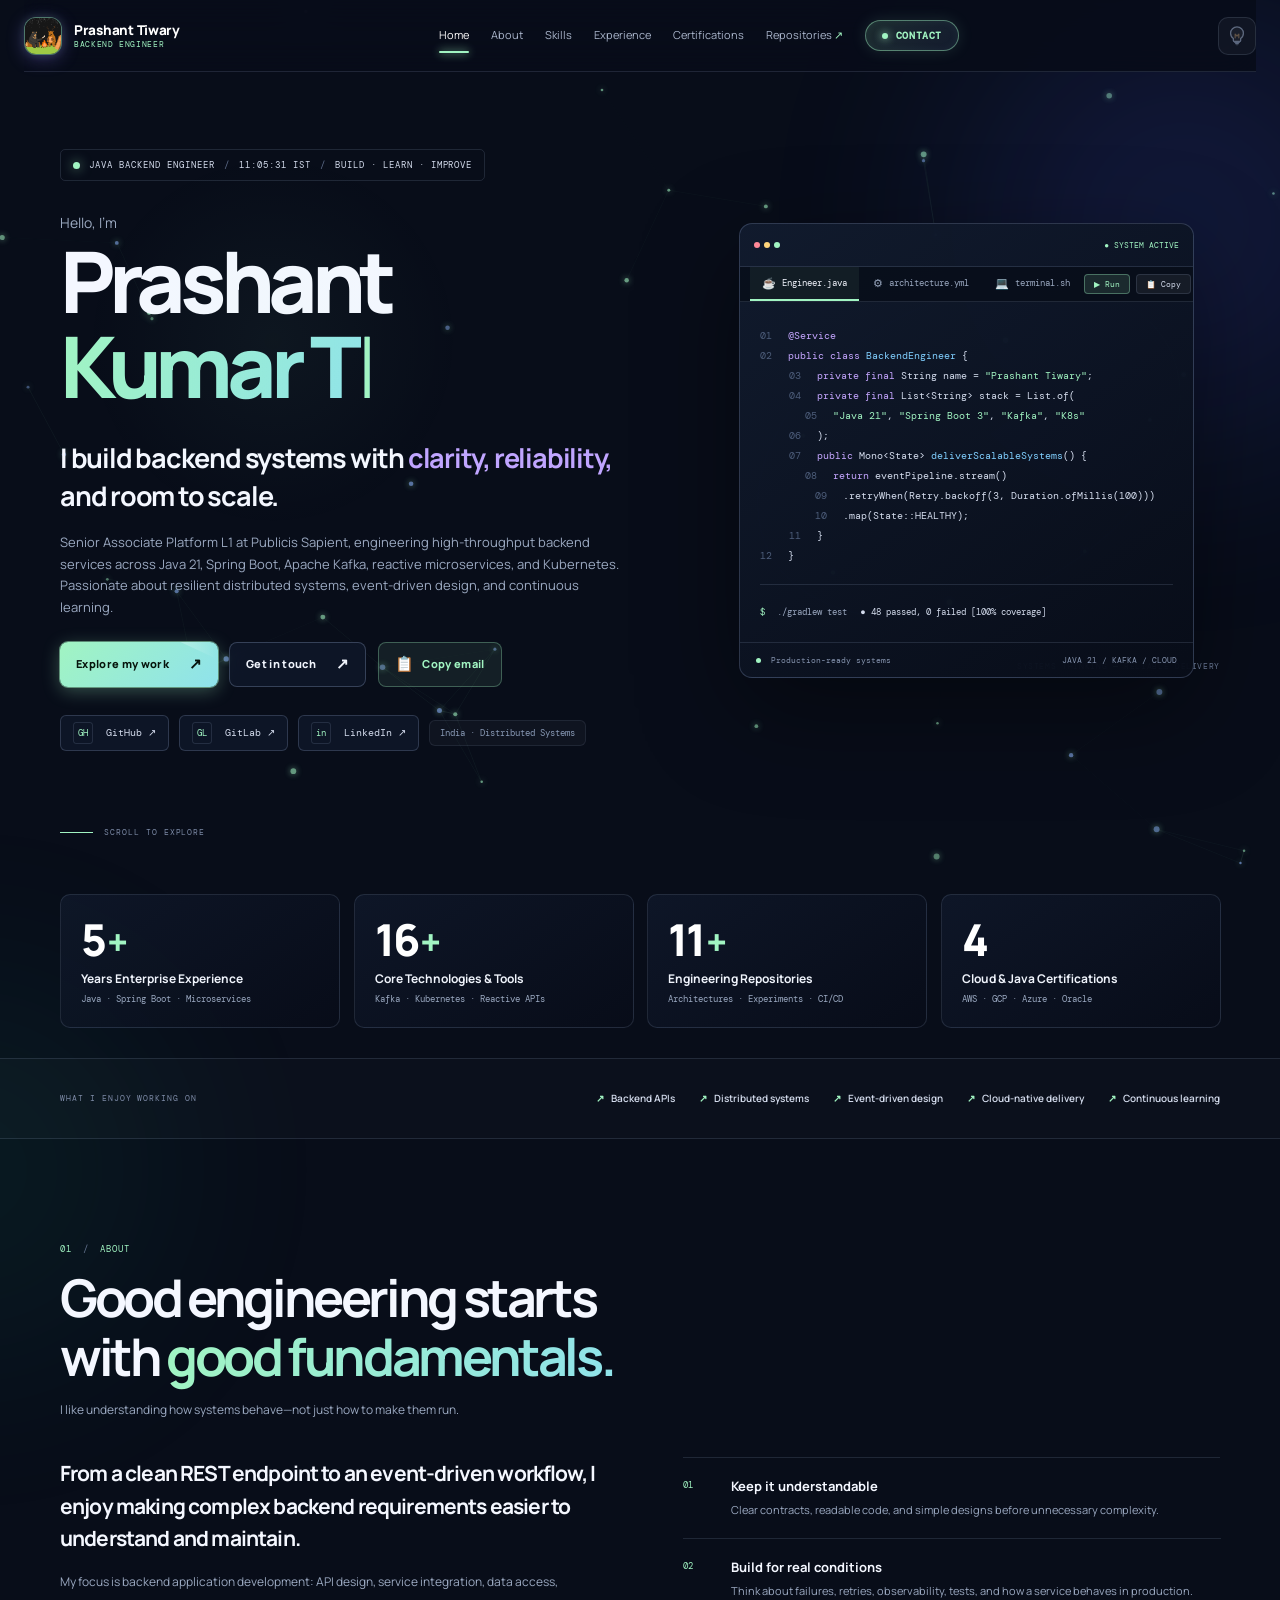
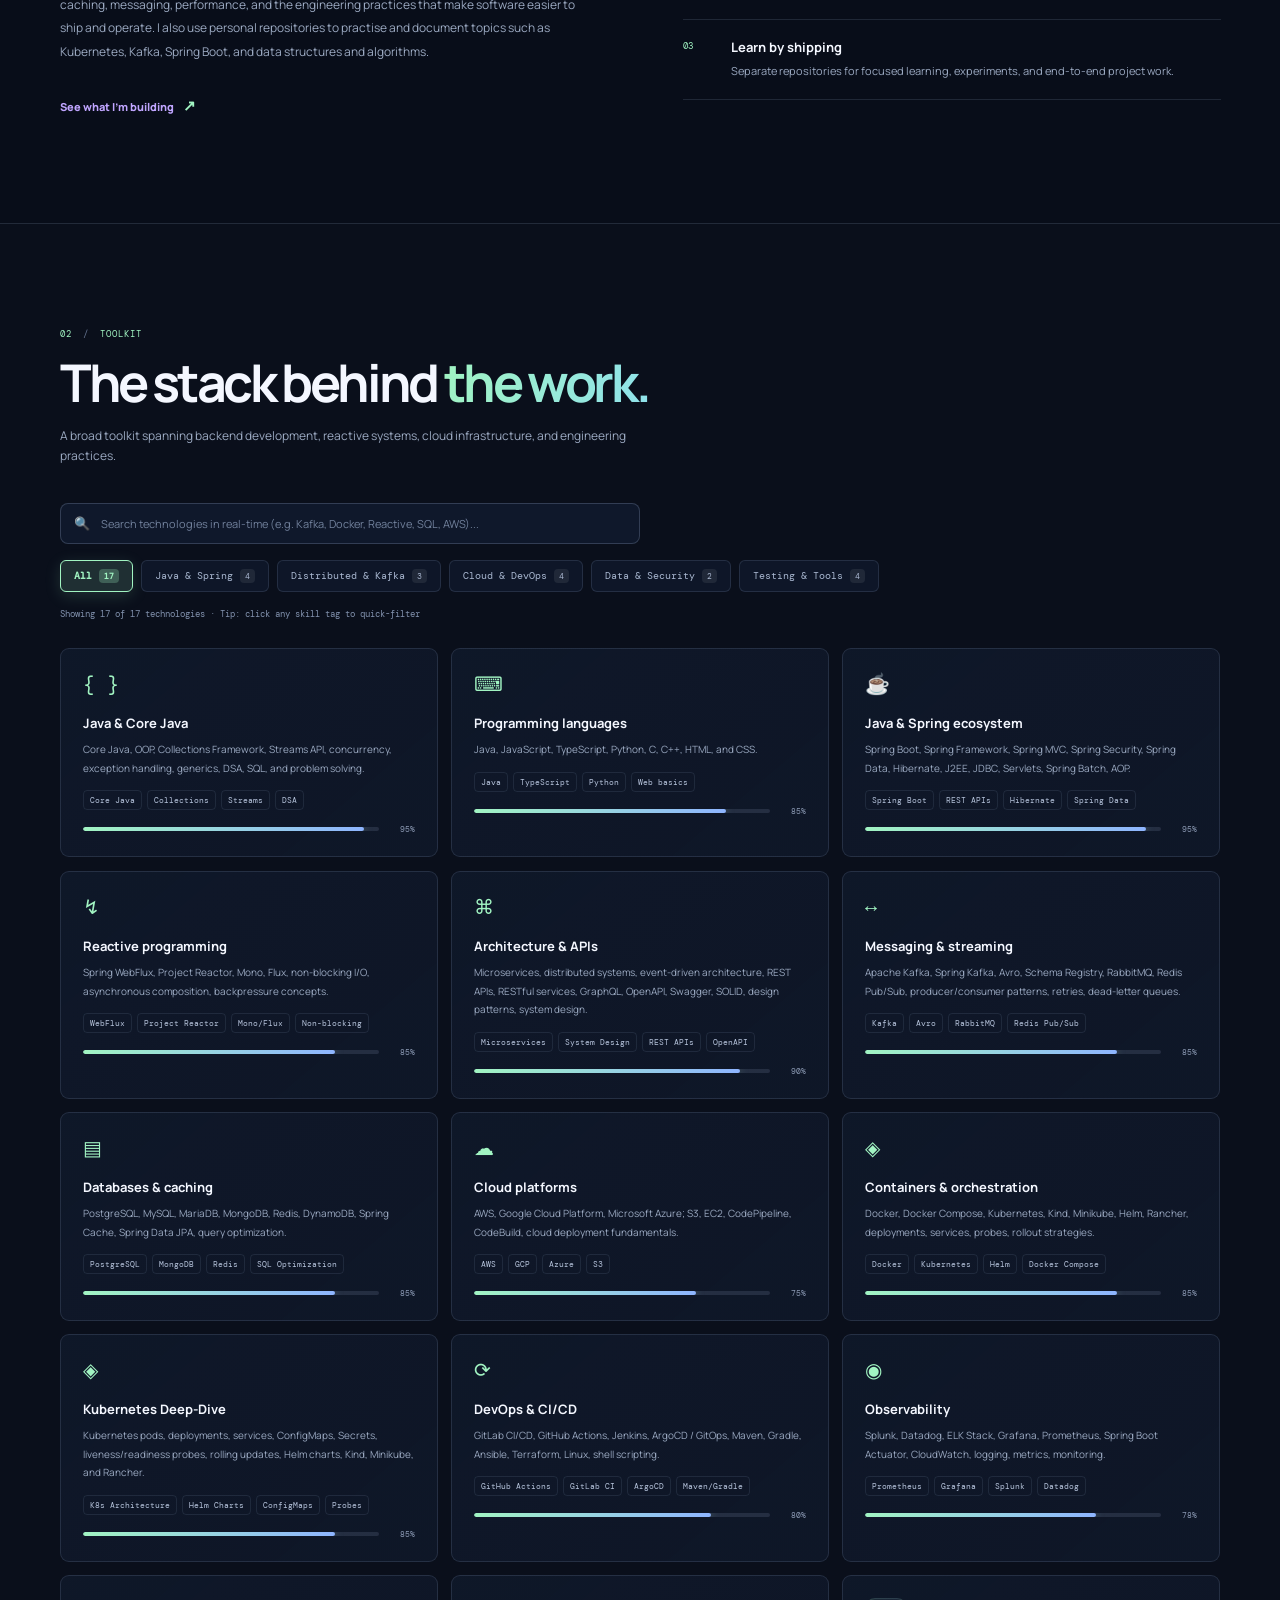
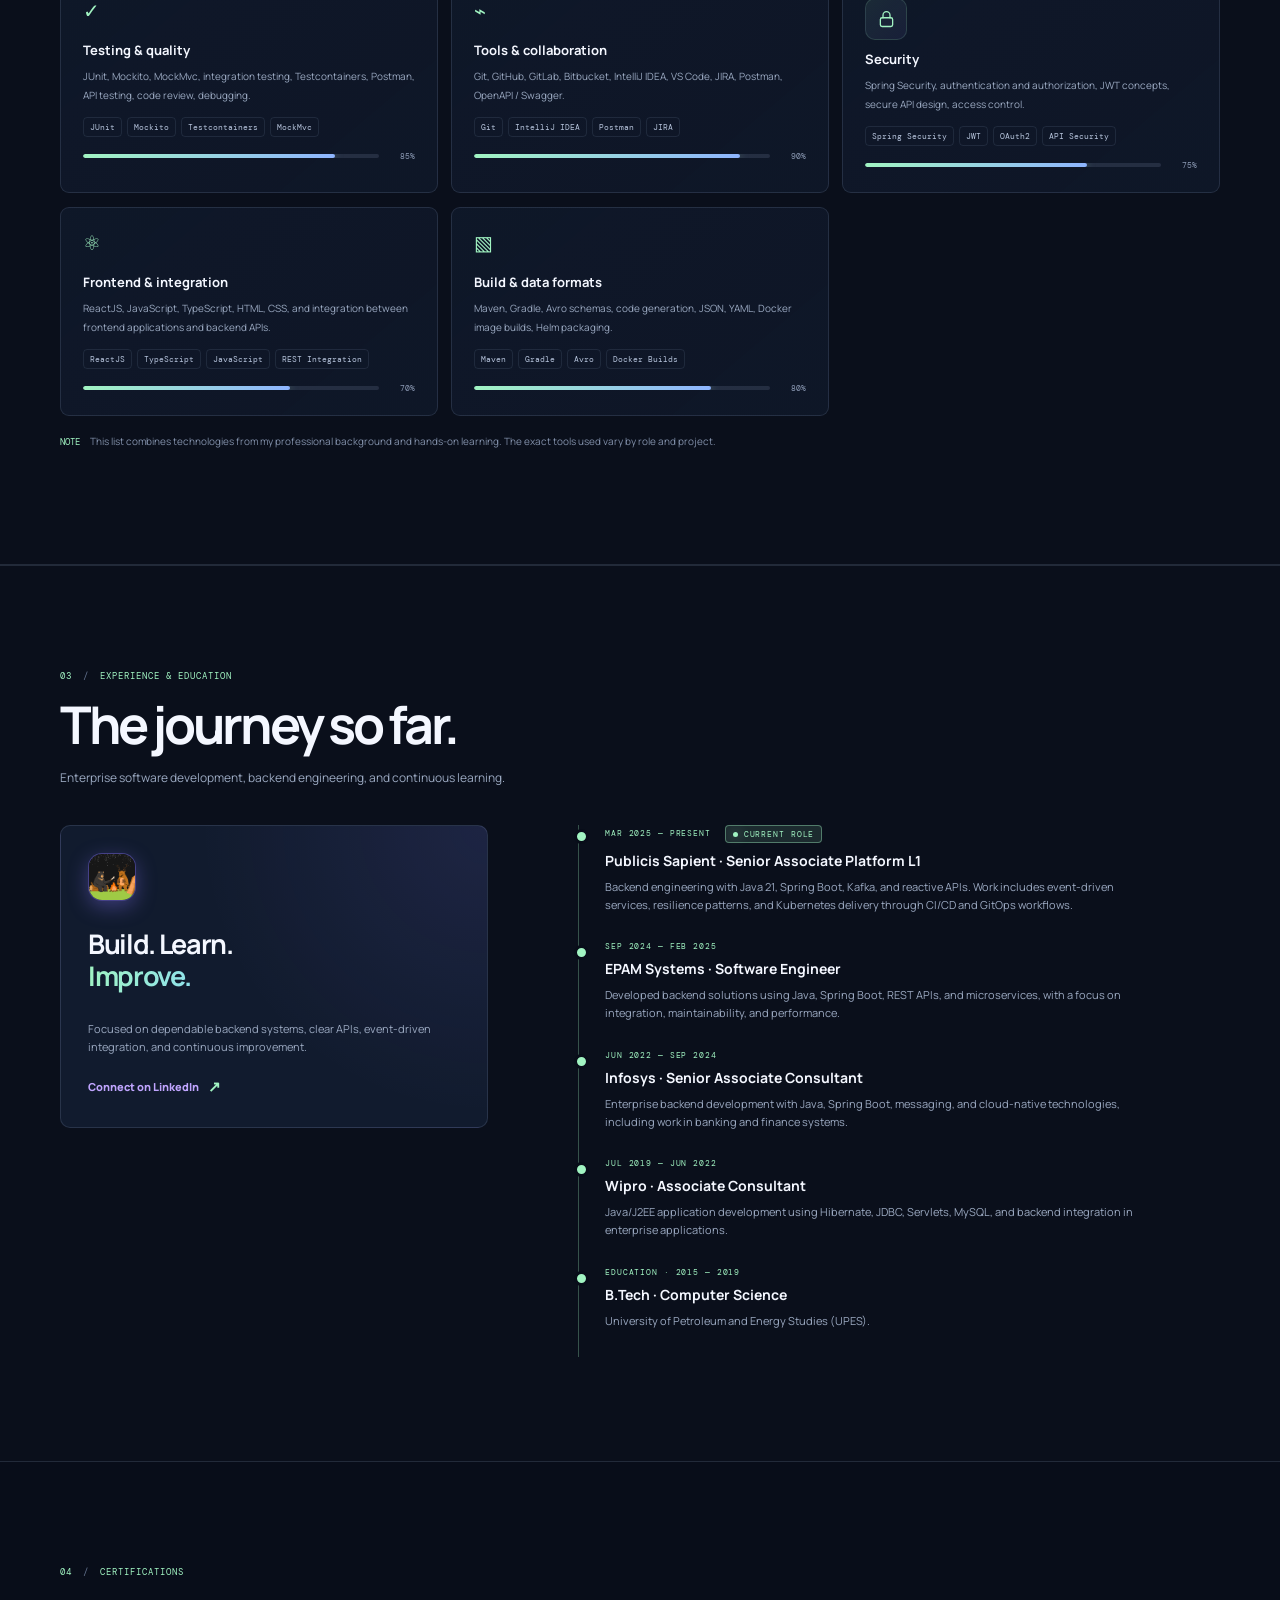
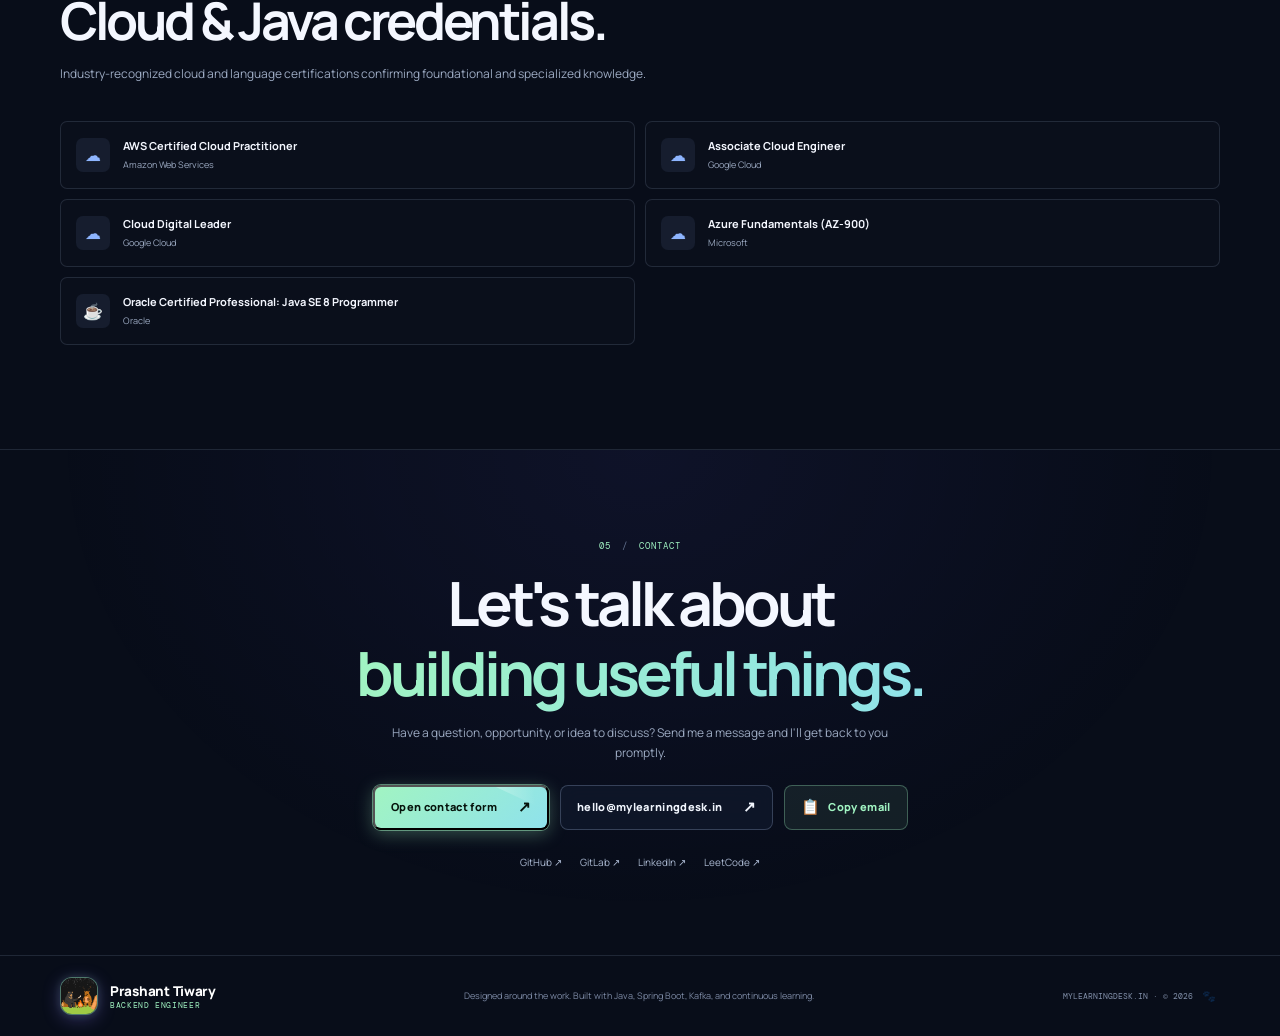
<file: index.html>
<!doctype html>
<html lang="en">
<head>
  <meta charset="utf-8">
  <meta name="viewport" content="width=device-width, initial-scale=1">
  <meta name="theme-color" content="#080d19">
  <script>try{var t=localStorage.getItem("siteTheme");if(t)document.documentElement.setAttribute("data-theme",t);if(localStorage.getItem("siteMode")==="light")document.documentElement.setAttribute("data-mode","light");var m=JSON.parse(localStorage.getItem("mascotSettings.v2")||'null');if(!m||m.animations===false)document.documentElement.classList.add("mascots-off-init");}catch(e){}</script>
  <meta name="description" content="Prashant Kumar Tiwary — Java Backend Engineer focused on Java, Spring Boot, distributed systems, Kafka, and cloud-native engineering.">
  <meta property="og:title" content="Prashant Tiwary | Backend Engineer">
  <meta property="og:description" content="Backend engineering, distributed systems, technical projects, and continuous learning.">
  <title>Prashant Tiwary — Java Backend Engineer</title>
  <link rel="preconnect" href="https://fonts.googleapis.com">
  <link rel="preconnect" href="https://fonts.gstatic.com" crossorigin>
  <link href="https://fonts.googleapis.com/css2?family=DM+Mono:wght@400;500&family=Manrope:wght@400;500;600;700;800&display=swap" rel="stylesheet">
  <link rel="icon" type="image/svg+xml" href="assets/favicon.svg">
  <link rel="stylesheet" href="assets/css/styles.css?v=6.4">
  <link rel="stylesheet" href="assets/css/patrol-bear.css?v=13.0">
</head>
<body>
  <div class="scroll-progress-bar" id="scrollProgressBar"></div>
  <canvas id="bgCanvas" class="bg-canvas"></canvas>
  <div class="cursor-glow" id="cursorGlow" aria-hidden="true"></div>
  <div class="ambient ambient-a"></div><div class="ambient ambient-b"></div>
  <header class="header">
    <a class="brand" href="index.html" aria-label="Prashant Tiwary home">
      <img class="brand-icon secret-trigger" id="secretMascotAvatar" src="assets/github-avatar.png" onerror="this.src='assets/logo.svg'" alt="Prashant Tiwary Logo" width="38" height="38" title="Secret: tap to discover Kodi! 🐾">
      <div class="brand-info">
        <span class="brand-name">Prashant Tiwary</span>
        <span class="brand-title">Backend Engineer</span>
      </div>
    </a>
    <nav class="nav" aria-label="Main navigation">
      <a class="active" href="index.html">Home</a><a href="#about">About</a><a href="#skills">Skills</a><a href="#journey">Experience</a><a href="#certifications">Certifications</a><a href="projects.html">Repositories <span class="nav-count">↗</span></a><button class="nav-cta contact-open" type="button"><span class="cta-pulse"></span> Contact</button>
    </nav>
    <div class="header-actions">
      <button class="theme-bulb-btn" id="themeBulb" type="button" aria-label="Switch theme" title="Switch theme (click or pull cord)">
        <span class="bulb-halo" aria-hidden="true"></span>
        <svg class="bulb-svg" viewBox="0 0 24 24" fill="none" xmlns="http://www.w3.org/2000/svg" aria-hidden="true">
          <path class="bulb-glass" d="M12 2C8.134 2 5 5.134 5 9c0 2.38 1.19 4.47 3 5.74V17c0 .55.45 1 1 1h6c.55 0 1-.45 1-1v-2.26c1.81-1.27 3-3.36 3-5.74 0-3.866-3.134-7-7-7z"/>
          <path class="bulb-filament" d="M10 14V10L12 12L14 10V14" stroke-width="1.3" stroke-linecap="round" stroke-linejoin="round"/>
          <circle class="bulb-spark-dot" cx="12" cy="11" r="1"/>
          <path class="bulb-cap" d="M9 18h6v1.5H9zM10 19.5h4v1.5h-4z"/>
          <path class="bulb-contact" d="M11 21h2v1h-2z"/>
        </svg>
      </button>
      <button class="menu-toggle" aria-label="Toggle navigation" aria-expanded="false"><span></span><span></span></button>
    </div>
  </header>

  <main>
    <section class="hero wrap" id="home">
      <div class="hero-content">
        <div class="eyebrow"><span class="pulse"></span> <span id="liveStatusRole">JAVA BACKEND ENGINEER</span> <span class="eyebrow-divider">/</span> <span id="liveTime">--:--:-- IST</span> <span class="eyebrow-divider">/</span> BUILD · LEARN · IMPROVE</div>
        <p class="intro">Hello, I'm</p>
        <h1>Prashant<br><span class="gradient dynamic-typewriter"><span id="typewriterText">Kumar Tiwary.</span><span class="typewriter-cursor">|</span></span></h1>
        <p class="hero-statement">I build backend systems with <span>clarity, reliability,</span> and room to scale.</p>
        <p class="hero-copy">Senior Associate Platform L1 at Publicis Sapient, engineering high-throughput backend services across Java 21, Spring Boot, Apache Kafka, reactive microservices, and Kubernetes. Passionate about resilient distributed systems, event-driven design, and continuous learning.</p>
        <div class="actions">
          <a class="button primary" href="projects.html">Explore my work <span>↗</span></a>
          <button class="button secondary contact-open" type="button">Get in touch <span>↗</span></button>
          <button class="button btn-copy" type="button" data-copy-email="hello@mylearningdesk.in" title="Click to copy email address"><span>📋</span> Copy email</button>
        </div>
        <div class="quick-links">
          <a class="quick-badge github" href="https://github.com/prashantkrt" target="_blank" rel="noreferrer"><span class="link-mark">GH</span> GitHub ↗</a>
          <a class="quick-badge gitlab" href="https://gitlab.com/prashantkrt" target="_blank" rel="noreferrer"><span class="link-mark">GL</span> GitLab ↗</a>
          <a class="quick-badge linkedin" href="https://www.linkedin.com/in/prashant-kumar-tiwary-a7a741161/" target="_blank" rel="noreferrer"><span class="link-mark">in</span> LinkedIn ↗</a>
          <span class="quick-location">India · Distributed Systems</span>
        </div>
      </div>

      <div class="hero-art">
        <div class="orbit orbit-1"></div><div class="orbit orbit-2"></div>

        <div class="code-showcase">
          <!-- CAMPFIRE MOON BEAR MASCOT (INSPIRED BY GITHUB PROFILE AVATAR) -->
          <div class="byte-dog-wrapper" id="byteDogWrapper" role="region" aria-label="Campfire Moon Bear mascot from GitHub profile">
            <div class="dog-speech-bubble" id="dogSpeechBubble">Roasting marshmallows over clean Java code! 🏕️</div>
            <div class="dog-mascot-box" id="dogMascot" role="button" tabindex="0" title="Click or tap to pet the Campfire Bear!" aria-label="Campfire Moon Bear. Click to pet and roast marshmallows!">
              <svg class="byte-dog-svg" viewBox="0 0 120 120" fill="none" xmlns="http://www.w3.org/2000/svg">
                <ellipse cx="60" cy="112" rx="38" ry="5.5" fill="#000" fill-opacity="0.35"/>
                <path d="M38 68 C30 72, 26 86, 28 105 C32 108, 48 109, 54 106 C57 98, 57 88, 54 75 Z" fill="#1C2128"/>
                <path d="M82 68 C90 72, 94 86, 92 105 C88 108, 72 109, 66 106 C63 98, 63 88, 66 75 Z" fill="#1A1F26"/>
                <path d="M42 64 C34 70, 32 90, 38 106 C44 108, 76 108, 82 106 C88 90, 86 70, 78 64 Z" fill="#242B35"/>
                <path d="M45 74 C54 84, 66 84, 75 74 C70 88, 50 88, 45 74 Z" fill="#F4CA89"/>
                <rect x="38" y="103" width="15" height="7.5" rx="3.75" fill="#1C2128"/>
                <rect x="67" y="103" width="15" height="7.5" rx="3.75" fill="#1C2128"/>
                <!-- Kodi's cute left arm -->
                <g class="dog-left-arm">
                  <path d="M42 74 C36 78, 34 84, 38 90" stroke="#1C2128" stroke-width="7" stroke-linecap="round" fill="none"/>
                  <ellipse cx="38" cy="91" rx="5.5" ry="4.5" fill="#1C2128"/>
                  <ellipse cx="38" cy="91" rx="2.8" ry="2.2" fill="#3A4150"/>
                </g>
                <g class="dog-arm-and-stick" id="dogArmAndStick">
                  <g class="dog-arm-group">
                    <path d="M68 76 C72 79, 76 82, 78 87" stroke="#1C2128" stroke-width="7" stroke-linecap="round" fill="none"/>
                    <ellipse cx="78" cy="88" rx="6.2" ry="5.2" fill="#1C2128"/>
                    <ellipse cx="78" cy="88" rx="3.2" ry="2.6" fill="#3A4150"/>
                  </g>
                  <g class="dog-stick-group">
                    <path d="M78 88 L108 52" stroke="#8D5B2A" stroke-width="2.5" stroke-linecap="round"/>
                    <path d="M102 59 L107 50" stroke="#8D5B2A" stroke-width="2" stroke-linecap="round"/>
                    <g class="dog-marshmallow-tip">
                      <rect x="100" y="47" width="9" height="7" rx="3" fill="#FFF8EB" stroke="#D4A373" stroke-width="0.8" transform="rotate(-40 100 47)"/>
                      <ellipse cx="106" cy="51" rx="2" ry="1.2" fill="#B07D48" opacity="0.7"/>
                    </g>
                    <rect x="93" y="55" width="9" height="7" rx="3" fill="#FFF8EB" stroke="#D4A373" stroke-width="0.8" transform="rotate(-40 93 55)"/>
                  </g>
                </g>
                <g class="dog-head-group">
                  <circle class="dog-ear dog-ear-left" cx="40" cy="28" r="10" fill="#1C2128"/>
                  <circle cx="40" cy="28" r="6" fill="#E0A96D"/>
                  <circle class="dog-ear dog-ear-right" cx="80" cy="28" r="10" fill="#1C2128"/>
                  <circle cx="80" cy="28" r="6" fill="#E0A96D"/>
                  <ellipse cx="60" cy="42" rx="26" ry="22" fill="#2B323C"/>
                  <ellipse cx="60" cy="49" rx="12" ry="8.5" fill="#E0A96D"/>
                  <path d="M56 45 C57.5 43.5, 62.5 43.5, 64 45 C65 47, 62 50, 60 50 C58 50, 55 47, 56 45 Z" fill="#111317"/>
                  <ellipse cx="58.5" cy="45" rx="1.2" ry="0.8" fill="#FFF" opacity="0.8"/>
                  <path d="M60 50 V 52" stroke="#111317" stroke-width="1.3" stroke-linecap="round"/>
                  <path d="M57 52 Q60 55 63 52" stroke="#111317" stroke-width="1.3" stroke-linecap="round" fill="none"/>
                  <path class="dog-tongue" d="M58.5 53 C58.5 57, 61.5 57, 61.5 53 Z" fill="#FF6B81"/>
                  <g class="dog-eyes">
                    <ellipse class="dog-eye-left" cx="48" cy="38" rx="3.5" ry="4" fill="#111317"/>
                    <circle cx="47" cy="36.5" r="1.3" fill="#FFF"/>
                    <ellipse class="dog-eye-right" cx="72" cy="38" rx="3.5" ry="4" fill="#111317"/>
                    <circle cx="71" cy="36.5" r="1.3" fill="#FFF"/>
                  </g>
                  <ellipse cx="48" cy="31" rx="3" ry="1.5" fill="#E0A96D" opacity="0.75"/>
                  <ellipse cx="72" cy="31" rx="3" ry="1.5" fill="#E0A96D" opacity="0.75"/>
                </g>
              </svg>
            </div>
            <div class="dog-caption">
              <span class="dog-status-dot"></span>
              <span class="dog-caption-title">Kodi · Code Bear</span>
              <button class="dog-pet-pill" id="dogPetBtn" type="button" aria-label="Pet the Campfire Bear">Pet 🐻</button>
            </div>
          </div>

          <div class="code-window">
          <div class="window-bar">
            <div class="window-dots"><i></i><i></i><i></i></div>
            <span class="window-status">● SYSTEM ACTIVE</span>
          </div>
          <div class="window-tabs" role="tablist">
            <button class="window-tab active" data-tab="tabJava" type="button"><span class="tab-icon">☕</span> Engineer.java</button>
            <button class="window-tab" data-tab="tabYaml" type="button"><span class="tab-icon">⚙</span> architecture.yml</button>
            <button class="window-tab" data-tab="tabTerminal" type="button"><span class="tab-icon">💻</span> terminal.sh</button>
            <div class="window-actions">
              <button class="window-action-btn btn-run" id="runCodeBtn" type="button" title="Simulate build & reactive execution"><span>▶</span> Run</button>
              <button class="window-action-btn" id="copyCodeBtn" type="button" title="Copy active code"><span>📋</span> Copy</button>
            </div>
          </div>

          <!-- TAB 1: JAVA -->
          <div class="tab-content active" id="tabJava">
            <div class="code-content">
              <div class="code-line"><span class="ln">01</span><span class="syntax-purple">@Service</span></div>
              <div class="code-line"><span class="ln">02</span><span class="syntax-purple">public class</span> <span class="syntax-blue">BackendEngineer</span> {</div>
              <div class="code-line indent"><span class="ln">03</span><span class="syntax-purple">private final</span> String name = <span class="syntax-green">"Prashant Tiwary"</span>;</div>
              <div class="code-line indent"><span class="ln">04</span><span class="syntax-purple">private final</span> List&lt;String&gt; stack = List.of(</div>
              <div class="code-line indent" style="padding-left:45px"><span class="ln">05</span><span class="syntax-green">"Java 21"</span>, <span class="syntax-green">"Spring Boot 3"</span>, <span class="syntax-green">"Kafka"</span>, <span class="syntax-green">"K8s"</span></div>
              <div class="code-line indent"><span class="ln">06</span>);</div>
              <div class="code-line indent"><span class="ln">07</span><span class="syntax-purple">public</span> Mono&lt;State&gt; <span class="syntax-blue">deliverScalableSystems</span>() {</div>
              <div class="code-line indent" style="padding-left:45px"><span class="ln">08</span><span class="syntax-purple">return</span> eventPipeline.stream()</div>
              <div class="code-line indent" style="padding-left:55px"><span class="ln">09</span>.retryWhen(Retry.backoff(3, Duration.ofMillis(100)))</div>
              <div class="code-line indent" style="padding-left:55px"><span class="ln">10</span>.map(State::HEALTHY);</div>
              <div class="code-line indent"><span class="ln">11</span>}</div>
              <div class="code-line"><span class="ln">12</span>}</div>
              <div class="code-separator"></div>
              <div class="terminal-line"><span>$</span> ./gradlew test <b>● 48 passed, 0 failed [100% coverage]</b></div>
            </div>
          </div>

          <!-- TAB 2: YAML ARCHITECTURE -->
          <div class="tab-content" id="tabYaml">
            <div class="code-content">
              <div class="code-line"><span class="ln">01</span><span class="syntax-blue">system</span>: <span class="syntax-green">event-driven-mesh</span></div>
              <div class="code-line"><span class="ln">02</span><span class="syntax-blue">runtime</span>: <span class="syntax-green">openjdk-21-distroless</span></div>
              <div class="code-line"><span class="ln">03</span><span class="syntax-blue">messaging</span>:</div>
              <div class="code-line indent"><span class="ln">04</span><span class="syntax-purple">cluster</span>: <span class="syntax-green">apache-kafka-v3.7</span></div>
              <div class="code-line indent"><span class="ln">05</span><span class="syntax-purple">serialization</span>: <span class="syntax-green">avro-schema-registry</span></div>
              <div class="code-line indent"><span class="ln">06</span><span class="syntax-purple">semantics</span>: <span class="syntax-green">at-least-once + idempotent</span></div>
              <div class="code-line"><span class="ln">07</span><span class="syntax-blue">infrastructure</span>:</div>
              <div class="code-line indent"><span class="ln">08</span><span class="syntax-purple">orchestrator</span>: <span class="syntax-green">kubernetes / helm</span></div>
              <div class="code-line indent"><span class="ln">09</span><span class="syntax-purple">cicd</span>: <span class="syntax-green">github-actions / argocd</span></div>
              <div class="code-line indent"><span class="ln">10</span><span class="syntax-purple">telemetry</span>: [<span class="syntax-green">"prometheus"</span>, <span class="syntax-green">"grafana"</span>, <span class="syntax-green">"elk"</span>]</div>
              <div class="code-separator"></div>
              <div class="terminal-line"><span>$</span> kubectl get pods <b>● 3/3 pods Running · 0 restarts</b></div>
            </div>
          </div>

          <!-- TAB 3: INTERACTIVE TERMINAL -->
          <div class="tab-content" id="tabTerminal">
            <div class="terminal-tab-content">
              <div class="terminal-chips">
                <button class="term-chip" type="button" data-cmd="skills">skills</button>
                <button class="term-chip" type="button" data-cmd="experience">experience</button>
                <button class="term-chip" type="button" data-cmd="repos">repos</button>
                <button class="term-chip" type="button" data-cmd="certs">certs</button>
                <button class="term-chip" type="button" data-cmd="contact">contact</button>
                <button class="term-chip" type="button" data-cmd="bear" style="color:var(--green)">🐻 bear</button>
                <button class="term-chip" type="button" data-cmd="status">status</button>
                <button class="term-chip" type="button" data-cmd="clear">clear</button>
              </div>
              <div class="terminal-history" id="terminalHistory">
                <div class="log-line log-muted">Prashant Tiwary Interactive Shell v2.4 (Java 21 environment)</div>
                <div class="log-line log-muted">Type <span class="log-yellow">help</span> or click command buttons above.</div>
                <div class="log-line"><span class="log-green">● Systems online:</span> Ready to process backend requests.</div>
              </div>
              <div class="terminal-prompt-row">
                <span class="terminal-prompt-symbol">prashant@portfolio:~$</span>
                <input class="terminal-input" id="terminalInput" type="text" placeholder="type a command (e.g. skills, repos)..." autocomplete="off" spellcheck="false">
              </div>
            </div>
          </div>

          <div class="window-footer">
            <span><i class="tiny-pulse"></i> Production-ready systems</span>
            <span>JAVA 21 / KAFKA / CLOUD</span>
          </div>
        </div>
        </div>

        <div class="art-caption">SYSTEMS THINKING <span>—</span> RELIABLE DELIVERY</div>
      </div>
      <a class="scroll-hint" href="#about"><span></span> SCROLL TO EXPLORE</a>
    </section>

    <!-- DYNAMIC STATS COUNTER BAR -->
    <section class="wrap">
      <div class="stats-bar">
        <div class="stat-card" data-count="6">
          <div class="stat-number"><span class="counter">0</span><span class="stat-suffix">+</span></div>
          <div class="stat-label">Years Enterprise Experience</div>
          <div class="stat-sub">Java · Spring Boot · Microservices</div>
        </div>
        <div class="stat-card" data-count="17">
          <div class="stat-number"><span class="counter">0</span><span class="stat-suffix">+</span></div>
          <div class="stat-label">Core Technologies & Tools</div>
          <div class="stat-sub">Kafka · Kubernetes · Reactive APIs</div>
        </div>
        <div class="stat-card" data-count="12">
          <div class="stat-number"><span class="counter">0</span><span class="stat-suffix">+</span></div>
          <div class="stat-label">Engineering Repositories</div>
          <div class="stat-sub">Architectures · Experiments · CI/CD</div>
        </div>
        <div class="stat-card" data-count="5">
          <div class="stat-number"><span class="counter">0</span></div>
          <div class="stat-label">Cloud & Java Certifications</div>
          <div class="stat-sub">AWS · GCP · Azure · Oracle</div>
        </div>
      </div>
    </section>

    <div class="ticker"><div class="wrap ticker-inner"><span>WHAT I ENJOY WORKING ON</span><div><b>Backend APIs</b><b>Distributed systems</b><b>Event-driven design</b><b>Cloud-native delivery</b><b>Continuous learning</b></div></div></div>

    <section class="section wrap" id="about">
      <div class="section-title"><div class="section-label">01 <span>/</span> ABOUT</div><h2>Good engineering starts<br>with <span class="gradient">good fundamentals.</span></h2><p class="section-description">I like understanding how systems behave—not just how to make them run.</p></div>
      <div class="about-layout">
        <div class="about-copy"><p class="big-copy">From a clean REST endpoint to an event-driven workflow, I enjoy making complex backend requirements easier to understand and maintain.</p><p class="muted-copy">My focus is backend application development: API design, service integration, data access, caching, messaging, performance, and the engineering practices that make software easier to ship and operate. I also use personal repositories to practise and document topics such as Kubernetes, Kafka, Spring Boot, and data structures and algorithms.</p><a class="inline-link" href="projects.html">See what I'm building <span>↗</span></a></div>
        <div class="principles">
          <article><span>01</span><div><h3>Keep it understandable</h3><p>Clear contracts, readable code, and simple designs before unnecessary complexity.</p></div></article>
          <article><span>02</span><div><h3>Build for real conditions</h3><p>Think about failures, retries, observability, tests, and how a service behaves in production.</p></div></article>
          <article><span>03</span><div><h3>Learn by shipping</h3><p>Separate repositories for focused learning, experiments, and end-to-end project work.</p></div></article>
        </div>
      </div>
    </section>

        <section class="section section-muted" id="skills">
      <div class="wrap">
        <div class="section-title">
          <div class="section-label">02 <span>/</span> TOOLKIT</div>
          <h2>The stack behind <span class="gradient">the work.</span></h2>
          <p class="section-description">A broad toolkit spanning backend development, reactive systems, cloud infrastructure, and engineering practices.</p>
        </div>

        <!-- DYNAMIC SKILLS FILTER & INSTANT SEARCH -->
        <div class="skills-filter-container">
          <div class="skill-search-box">
            <span class="search-icon">🔍</span>
            <input type="text" id="skillSearch" class="skill-search-input" placeholder="Search technologies in real-time (e.g. Kafka, Docker, Reactive, SQL, AWS)..." aria-label="Search skills">
            <button class="clear-search-btn" id="clearSkillSearch" type="button" aria-label="Clear search" style="display:none">✕</button>
          </div>

          <div class="skill-tabs" role="tablist">
            <button class="skill-tab-btn active" data-skill-cat="all" type="button">All <span class="tab-badge">17</span></button>
            <button class="skill-tab-btn" data-skill-cat="java" type="button">Java & Spring <span class="tab-badge">4</span></button>
            <button class="skill-tab-btn" data-skill-cat="distributed" type="button">Distributed & Kafka <span class="tab-badge">3</span></button>
            <button class="skill-tab-btn" data-skill-cat="cloud" type="button">Cloud & DevOps <span class="tab-badge">4</span></button>
            <button class="skill-tab-btn" data-skill-cat="data" type="button">Data & Security <span class="tab-badge">2</span></button>
            <button class="skill-tab-btn" data-skill-cat="tools" type="button">Testing & Tools <span class="tab-badge">4</span></button>
          </div>

          <div class="skills-count-status" id="skillsCountStatus">Showing 17 of 17 technologies · Tip: click any skill tag to quick-filter</div>
        </div>

        <div class="skill-grid" id="skillGrid">
          <article class="skill-card" data-category="java" data-level="95"><div class="skill-icon">{ }</div><h3>Java & Core Java</h3><p>Core Java, OOP, Collections Framework, Streams API, concurrency, exception handling, generics, DSA, SQL, and problem solving.</p><div class="tags"><span>Core Java</span><span>Collections</span><span>Streams</span><span>DSA</span></div></article>
          <article class="skill-card" data-category="java languages" data-level="85"><div class="skill-icon">⌨</div><h3>Programming languages</h3><p>Java, JavaScript, TypeScript, Python, C, C++, HTML, and CSS.</p><div class="tags"><span>Java</span><span>TypeScript</span><span>Python</span><span>Web basics</span></div></article>
          <article class="skill-card" data-category="java" data-level="95"><div class="skill-icon">☕</div><h3>Java & Spring ecosystem</h3><p>Spring Boot, Spring Framework, Spring MVC, Spring Security, Spring Data, Hibernate, J2EE, JDBC, Servlets, Spring Batch, AOP.</p><div class="tags"><span>Spring Boot</span><span>REST APIs</span><span>Hibernate</span><span>Spring Data</span></div></article>
          <article class="skill-card" data-category="distributed java" data-level="85"><div class="skill-icon">↯</div><h3>Reactive programming</h3><p>Spring WebFlux, Project Reactor, Mono, Flux, non-blocking I/O, asynchronous composition, backpressure concepts.</p><div class="tags"><span>WebFlux</span><span>Project Reactor</span><span>Mono/Flux</span><span>Non-blocking</span></div></article>
          <article class="skill-card" data-category="distributed" data-level="90"><div class="skill-icon">⌘</div><h3>Architecture & APIs</h3><p>Microservices, distributed systems, event-driven architecture, REST APIs, RESTful services, GraphQL, OpenAPI, Swagger, SOLID, design patterns, system design.</p><div class="tags"><span>Microservices</span><span>System Design</span><span>REST APIs</span><span>OpenAPI</span></div></article>
          <article class="skill-card" data-category="distributed" data-level="85"><div class="skill-icon">↔</div><h3>Messaging & streaming</h3><p>Apache Kafka, Spring Kafka, Avro, Schema Registry, RabbitMQ, Redis Pub/Sub, producer/consumer patterns, retries, dead-letter queues.</p><div class="tags"><span>Kafka</span><span>Avro</span><span>RabbitMQ</span><span>Redis Pub/Sub</span></div></article>
          <article class="skill-card" data-category="data" data-level="85"><div class="skill-icon">▤</div><h3>Databases & caching</h3><p>PostgreSQL, MySQL, MariaDB, MongoDB, Redis, DynamoDB, Spring Cache, Spring Data JPA, query optimization.</p><div class="tags"><span>PostgreSQL</span><span>MongoDB</span><span>Redis</span><span>SQL Optimization</span></div></article>
          <article class="skill-card" data-category="cloud" data-level="75"><div class="skill-icon">☁</div><h3>Cloud platforms</h3><p>AWS, Google Cloud Platform, Microsoft Azure; S3, EC2, CodePipeline, CodeBuild, cloud deployment fundamentals.</p><div class="tags"><span>AWS</span><span>GCP</span><span>Azure</span><span>S3</span></div></article>
          <article class="skill-card" data-category="cloud" data-level="85"><div class="skill-icon">◈</div><h3>Containers & orchestration</h3><p>Docker, Docker Compose, Kubernetes, Kind, Minikube, Helm, Rancher, deployments, services, probes, rollout strategies.</p><div class="tags"><span>Docker</span><span>Kubernetes</span><span>Helm</span><span>Docker Compose</span></div></article>
          <article class="skill-card" data-category="cloud" data-level="85"><div class="skill-icon">◈</div><h3>Kubernetes Deep-Dive</h3><p>Kubernetes pods, deployments, services, ConfigMaps, Secrets, liveness/readiness probes, rolling updates, Helm charts, Kind, Minikube, and Rancher.</p><div class="tags"><span>K8s Architecture</span><span>Helm Charts</span><span>ConfigMaps</span><span>Probes</span></div></article>
          <article class="skill-card" data-category="cloud tools" data-level="80"><div class="skill-icon">⟳</div><h3>DevOps & CI/CD</h3><p>GitLab CI/CD, GitHub Actions, Jenkins, ArgoCD / GitOps, Maven, Gradle, Ansible, Terraform, Linux, shell scripting.</p><div class="tags"><span>GitHub Actions</span><span>GitLab CI</span><span>ArgoCD</span><span>Maven/Gradle</span></div></article>
          <article class="skill-card" data-category="tools" data-level="78"><div class="skill-icon">◉</div><h3>Observability</h3><p>Splunk, Datadog, ELK Stack, Grafana, Prometheus, Spring Boot Actuator, CloudWatch, logging, metrics, monitoring.</p><div class="tags"><span>Prometheus</span><span>Grafana</span><span>Splunk</span><span>Datadog</span></div></article>
          <article class="skill-card" data-category="tools" data-level="85"><div class="skill-icon">✓</div><h3>Testing & quality</h3><p>JUnit, Mockito, MockMvc, integration testing, Testcontainers, Postman, API testing, code review, debugging.</p><div class="tags"><span>JUnit</span><span>Mockito</span><span>Testcontainers</span><span>MockMvc</span></div></article>
          <article class="skill-card" data-category="tools" data-level="90"><div class="skill-icon">⌁</div><h3>Tools & collaboration</h3><p>Git, GitHub, GitLab, Bitbucket, IntelliJ IDEA, VS Code, JIRA, Postman, OpenAPI / Swagger.</p><div class="tags"><span>Git</span><span>IntelliJ IDEA</span><span>Postman</span><span>JIRA</span></div></article>
          <article class="skill-card" data-category="data" data-level="75"><div class="skill-icon security-icon" aria-hidden="true"><svg viewBox="0 0 24 24"><rect x="5" y="10" width="14" height="10" rx="2"></rect><path d="M8 10V7a4 4 0 0 1 8 0v3"></path></svg></div><h3>Security</h3><p>Spring Security, authentication and authorization, JWT concepts, secure API design, access control.</p><div class="tags"><span>Spring Security</span><span>JWT</span><span>OAuth2</span><span>API Security</span></div></article>
          <article class="skill-card" data-category="languages" data-level="70"><div class="skill-icon">⚛</div><h3>Frontend & integration</h3><p>ReactJS, JavaScript, TypeScript, HTML, CSS, and integration between frontend applications and backend APIs.</p><div class="tags"><span>ReactJS</span><span>TypeScript</span><span>JavaScript</span><span>REST Integration</span></div></article>
          <article class="skill-card" data-category="cloud tools" data-level="80"><div class="skill-icon">▧</div><h3>Build & data formats</h3><p>Maven, Gradle, Avro schemas, code generation, JSON, YAML, Docker image builds, Helm packaging.</p><div class="tags"><span>Maven</span><span>Gradle</span><span>Avro</span><span>Docker Builds</span></div></article>

          <!-- EMPTY STATE FALLBACK -->
          <div class="skills-empty-state" id="skillsEmptyState" style="display:none">
            <p>No technologies found matching <span class="empty-query">this filter</span>.</p>
            <button class="button secondary" id="resetSkillsFilter" type="button" style="margin-top:12px;min-height:36px;padding:0 14px">Reset search filters ↺</button>
          </div>
        </div>
        <p class="skills-note"><span>NOTE</span> This list combines technologies from my professional background and hands-on learning. The exact tools used vary by role and project.</p>
      </div>
    </section>

    <section class="section section-muted" id="journey">
      <div class="wrap">
        <div class="section-title"><div class="section-label">03 <span>/</span> EXPERIENCE & EDUCATION</div><h2>The journey so far.</h2><p class="section-description">Enterprise software development, backend engineering, and continuous learning.</p></div>
        <div class="journey-layout">
          <div class="journey-callout"><img class="callout-logo" src="assets/github-avatar.png" onerror="this.src='assets/logo.svg'" alt="Prashant Tiwary Logo" width="48" height="48"><h3>Build. Learn.<br><span class="gradient">Improve.</span></h3><p>Focused on dependable backend systems, clear APIs, event-driven integration, and continuous improvement.</p><a class="inline-link" href="https://www.linkedin.com/in/prashant-kumar-tiwary-a7a741161/" target="_blank" rel="noreferrer">Connect on LinkedIn <span>↗</span></a></div>
          <div class="timeline">
            <div class="timeline-progress" id="timelineProgress" aria-hidden="true"></div>
            <article class="timeline-item"><span class="timeline-point"></span><div class="timeline-label">MAR 2025 — PRESENT <span class="current-role-badge"><span class="pulse"></span> CURRENT ROLE</span></div><h3>Publicis Sapient · Senior Associate Platform L1</h3><p>Backend engineering with Java 21, Spring Boot, Kafka, and reactive APIs. Work includes event-driven services, resilience patterns, and Kubernetes delivery through CI/CD and GitOps workflows.</p></article>
            <article class="timeline-item"><span class="timeline-point"></span><div class="timeline-label">SEP 2024 — FEB 2025</div><h3>EPAM Systems · Software Engineer</h3><p>Developed backend solutions using Java, Spring Boot, REST APIs, and microservices, with a focus on integration, maintainability, and performance.</p></article>
            <article class="timeline-item"><span class="timeline-point"></span><div class="timeline-label">JUN 2022 — SEP 2024</div><h3>Infosys · Senior Associate Consultant</h3><p>Enterprise backend development with Java, Spring Boot, messaging, and cloud-native technologies, including work in banking and finance systems.</p></article>
            <article class="timeline-item"><span class="timeline-point"></span><div class="timeline-label">JUL 2019 — JUN 2022</div><h3>Wipro · Associate Consultant</h3><p>Java/J2EE application development using Hibernate, JDBC, Servlets, MySQL, and backend integration in enterprise applications.</p></article>
            <article class="timeline-item"><span class="timeline-point"></span><div class="timeline-label">EDUCATION · 2015 — 2019</div><h3>B.Tech · Computer Science</h3><p>University of Petroleum and Energy Studies (UPES).</p></article>
          </div>
        </div>
      </div>
    </section>

    <section class="section wrap" id="certifications">
      <div class="section-title"><div class="section-label">04 <span>/</span> CERTIFICATIONS</div><h2>Cloud & Java credentials.</h2><p class="section-description">Industry-recognized cloud and language certifications confirming foundational and specialized knowledge.</p></div>
      <div class="cert-grid">
        <div class="cert-card"><span>☁</span><div><h3>AWS Certified Cloud Practitioner</h3><p>Amazon Web Services</p></div></div>
        <div class="cert-card"><span>☁</span><div><h3>Associate Cloud Engineer</h3><p>Google Cloud</p></div></div>
        <div class="cert-card"><span>☁</span><div><h3>Cloud Digital Leader</h3><p>Google Cloud</p></div></div>
        <div class="cert-card"><span>☁</span><div><h3>Azure Fundamentals (AZ-900)</h3><p>Microsoft</p></div></div>
        <div class="cert-card"><span>☕</span><div><h3>Oracle Certified Professional: Java SE 8 Programmer</h3><p>Oracle</p></div></div>
      </div>
    </section>

    <section class="contact-section" id="contact">
      <div class="wrap contact-content">
        <div class="section-label">05 <span>/</span> CONTACT</div>
        <h2>Let's talk about<br><span class="gradient">building useful things.</span></h2>
        <p>Have a question, opportunity, or idea to discuss? Send me a message and I'll get back to you promptly.</p>
        <div class="actions">
          <button class="button primary contact-open" type="button">Open contact form <span>↗</span></button>
          <a class="button secondary" href="mailto:hello@mylearningdesk.in">hello@mylearningdesk.in <span>↗</span></a>
          <button class="button btn-copy" type="button" data-copy-email="hello@mylearningdesk.in"><span>📋</span> Copy email</button>
        </div>
        <div class="social-row">
          <a href="https://github.com/prashantkrt" target="_blank" rel="noreferrer">GitHub ↗</a>
          <a href="https://gitlab.com/prashantkrt" target="_blank" rel="noreferrer">GitLab ↗</a>
          <a href="https://www.linkedin.com/in/prashant-kumar-tiwary-a7a741161/" target="_blank" rel="noreferrer">LinkedIn ↗</a>
          <a href="https://leetcode.com/prashanttiwary10/" target="_blank" rel="noreferrer">LeetCode ↗</a>
        </div>
      </div>
    </section>

    <div class="contact-modal" id="contactModal" aria-hidden="true">
      <div class="modal-backdrop" data-modal-close></div>
      <section class="contact-dialog" role="dialog" aria-modal="true" aria-labelledby="contactFormTitle">
        <button class="modal-close" type="button" aria-label="Close contact form" data-modal-close>×</button>
        <div class="section-label">SEND A MESSAGE</div>
        <h2 id="contactFormTitle">Let's connect.</h2>
        <p class="form-intro">Share a few details and your message. I'll get in touch as soon as I can.</p>
        <form id="contactForm" action="https://formsubmit.co/hello@mylearningdesk.in" method="POST">
          <input type="hidden" name="_subject" value="New message from MyLearningDesk portfolio">
          <input type="hidden" name="_template" value="table">
          <input type="hidden" name="_captcha" value="true">
          <input type="hidden" name="_next" value="https://mylearningdesk.in/thank-you.html">
          <div class="form-grid">
            <label>Your name<input type="text" name="name" autocomplete="name" placeholder="Full name" required minlength="2"></label>
            <label>Your email<input type="email" name="email" autocomplete="email" placeholder="you@example.com" required></label>
          </div>
          <label>Contact details <span class="optional">(optional)</span><input type="text" name="contact_details" autocomplete="tel" placeholder="Phone or another way to reach you"></label>
          <label>What would you like to discuss?
            <select name="reason" required>
              <option value="" selected disabled>Select a topic</option>
              <option>Professional opportunity</option><option>Technical discussion</option><option>Project collaboration</option><option>Other</option>
            </select>
          </label>
          <label>Your message<textarea name="message" rows="4" placeholder="Write your message here..." required minlength="10"></textarea></label>
          <label class="robot-check"><input type="checkbox" name="human_confirmation" value="confirmed" required><span>I'm a real person and not a bot.</span></label>
          <p class="privacy-note">Your message and contact details will be sent to the portfolio owner's email. FormSubmit's email activation and CAPTCHA may need to be completed the first time this form is used.</p>
          <button class="button primary submit-button" type="submit">Send message <span>↗</span></button>
          <p class="form-feedback" id="formFeedback" role="status"></p>
        </form>
      </section>
    </div>
  </main>

  <footer class="footer">
    <div class="wrap footer-inner">
      <a class="brand" href="index.html">
        <img class="brand-icon" src="assets/github-avatar.png" onerror="this.src='assets/logo.svg'" alt="Prashant Tiwary Logo" width="38" height="38">
        <div class="brand-info">
          <span class="brand-name">Prashant Tiwary</span>
          <span class="brand-title">Backend Engineer</span>
        </div>
      </a>
      <p>Designed around the work. Built with Java, Spring Boot, Kafka, and continuous learning.</p>
      <span class="footer-domain">MYLEARNINGDESK.IN · © <span id="year"></span> <button class="secret-paw-trigger" id="secretFooterPaw" type="button" aria-label="A tiny campfire secret" title="A tiny campfire secret...">🐾</button></span>
    </div>
  </footer>


  <!-- MASCOT CONTROLS: floating direct toggle pill + mode button + settings gear + popup panel -->
  <div class="mascot-controls" id="mascotControls">
    <button class="ms-toggle-pill" id="msTogglePill" type="button" aria-pressed="false" aria-label="Toggle mascot animations" title="Click to enable animations">
      <span class="ms-pill-dot" aria-hidden="true"></span>
      <span class="ms-pill-icon" aria-hidden="true">🐾</span>
      <span class="ms-pill-text"><span class="ms-pill-word">Animations:</span> <b id="msPillStatus">Off</b></span>
    </button>
    <button class="ms-gear" id="mascotSettingsBtn" type="button" aria-label="Mascot settings" aria-haspopup="dialog" aria-expanded="false" aria-controls="mascotSettingsPanel" title="Mascot settings">
      <svg viewBox="0 0 24 24" fill="none" stroke="currentColor" stroke-width="1.8" stroke-linecap="round" stroke-linejoin="round" aria-hidden="true"><circle cx="12" cy="12" r="3.2"/><path d="M19.4 15a1.7 1.7 0 0 0 .34 1.87l.06.06a2 2 0 1 1-2.83 2.83l-.06-.06a1.7 1.7 0 0 0-1.87-.34 1.7 1.7 0 0 0-1.03 1.55V21a2 2 0 1 1-4 0v-.09a1.7 1.7 0 0 0-1.11-1.55 1.7 1.7 0 0 0-1.87.34l-.06.06a2 2 0 1 1-2.83-2.83l.06-.06A1.7 1.7 0 0 0 4.6 15a1.7 1.7 0 0 0-1.55-1.03H3a2 2 0 1 1 0-4h.09A1.7 1.7 0 0 0 4.6 8.9a1.7 1.7 0 0 0-.34-1.87l-.06-.06a2 2 0 1 1 2.83-2.83l.06.06a1.7 1.7 0 0 0 1.87.34H9a1.7 1.7 0 0 0 1.03-1.55V3a2 2 0 1 1 4 0v.09a1.7 1.7 0 0 0 1.03 1.55 1.7 1.7 0 0 0 1.87-.34l.06-.06a2 2 0 1 1 2.83 2.83l-.06.06a1.7 1.7 0 0 0-.34 1.87V9c.26.6.85 1 1.55 1.03H21a2 2 0 1 1 0 4h-.09c-.7.03-1.29.43-1.51 1.03Z"/></svg>
    </button>
  </div>
  <div class="ms-panel" id="mascotSettingsPanel" role="dialog" aria-label="Mascot settings" hidden>
    <div class="ms-head">
      <div>
        <span class="ms-label">// SETTINGS</span>
        <h3>Mascots</h3>
      </div>
      <button class="ms-close" id="msClose" type="button" aria-label="Close settings">&times;</button>
    </div>

    <div class="ms-section">
      <div class="ms-row">
        <div class="ms-text"><b>Animations</b><small>Kodi, Nodi, rope & jump</small></div>
        <button class="ms-switch" type="button" role="switch" aria-checked="false" aria-label="Animations" data-toggle="animations"><i></i></button>
      </div>
    </div>

    <div class="ms-section ms-run">
      <div class="ms-row">
        <div class="ms-text"><b>Running chase</b><small>Kodi and Nodi running across the screen</small></div>
        <button class="ms-switch" type="button" role="switch" aria-checked="true" aria-label="Running chase" data-toggle="run"><i></i></button>
      </div>
    </div>

    <div class="ms-section ms-speed">
      <div class="ms-row">
        <div class="ms-text"><b>Running speed</b><small>How fast Kodi chases Nodi</small></div>
        <span class="ms-readout" id="msSpeedValue">1.0×</span>
      </div>
      <input class="ms-range" id="msSpeed" type="range" min="0.4" max="2" step="0.1" value="1" aria-label="Running speed">
      <div class="ms-chips">
        <button type="button" data-speed="0.5">Slow</button>
        <button type="button" data-speed="1">Normal</button>
        <button type="button" data-speed="1.6">Fast</button>
      </div>
    </div>

    <div class="ms-section ms-jump">
      <div class="ms-row">
        <div class="ms-text"><b>Jump height</b><small>When you click Kodi or Nodi</small></div>
        <span class="ms-readout" id="msJumpValue">1.0×</span>
      </div>
      <input class="ms-range" id="msJump" type="range" min="0.5" max="2.5" step="0.1" value="1" aria-label="Jump height">
      <div class="ms-chips">
        <button type="button" data-jump="0.6">Low</button>
        <button type="button" data-jump="1">Normal</button>
        <button type="button" data-jump="1.6">High</button>
        <button type="button" data-jump="2.3">Super</button>
      </div>
    </div>

    <div class="ms-section">
      <div class="ms-row">
        <div class="ms-text"><b>Show Kodi</b><small>The code bear</small></div>
        <button class="ms-switch" type="button" role="switch" aria-checked="true" aria-label="Show Kodi" data-toggle="kodi"><i></i></button>
      </div>
      <div class="ms-row">
        <div class="ms-text"><b>Show Nodi</b><small>The deploy deer</small></div>
        <button class="ms-switch" type="button" role="switch" aria-checked="true" aria-label="Show Nodi" data-toggle="nodi"><i></i></button>
      </div>
    </div>

    <div class="ms-foot">
      <button class="ms-btn ms-danger" id="msRemoveBoth" type="button">Remove both</button>
      <button class="ms-btn" id="msReset" type="button">Reset</button>
    </div>
  </div>

  <!-- FLOATING BACK TO TOP BUTTON WITH SVG RADIAL PROGRESS -->
  <button class="back-to-top" id="backToTop" type="button" aria-label="Back to top">
    <svg class="progress-ring" viewBox="0 0 50 50">
      <circle class="progress-circle" cx="25" cy="25" r="24"></circle>
    </svg>
    <span class="arrow-up">↑</span>
  </button>

  <!-- PULL ROPE: lamp cord hanging from the ceiling — pull down to toggle theme -->
  <div class="pull-rope" id="pullRope" role="button" tabindex="0" aria-label="Pull lamp cord to switch theme"></div>

  <!-- CORNER POPPING MOON BEAR MASCOT (PERSISTENT COMPANION) -->
  <aside class="corner-bear-container" id="cornerBear" aria-label="Kodi the Corner Peeking Bear">
    <div class="corner-bear-bubble" id="cornerBearBubble">Hey there! Roasting clean code! 🍢 Tap me!</div>
    <button class="corner-bear-btn" id="cornerBearBtn" type="button" aria-label="Kodi the Peeking Moon Bear - tap for fun!">
      <svg class="corner-bear-svg" viewBox="0 0 114 80" fill="none" xmlns="http://www.w3.org/2000/svg">
        <!-- Bear Ears -->
        <circle cx="30" cy="24" r="12" fill="#1C2128"/>
        <circle cx="30" cy="24" r="7" fill="#E0A96D"/>
        <circle cx="70" cy="24" r="12" fill="#1C2128"/>
        <circle cx="70" cy="24" r="7" fill="#E0A96D"/>
        <!-- Bear Head -->
        <ellipse cx="50" cy="42" rx="32" ry="28" fill="#2B323C"/>
        <!-- Snout -->
        <ellipse cx="50" cy="51" rx="14" ry="10" fill="#E0A96D"/>
        <!-- Nose & Smile -->
        <path d="M46 47 C48 45, 52 45, 54 47 C55 49, 52 52, 50 52 C48 52, 45 49, 46 47 Z" fill="#111317"/>
        <ellipse cx="48.5" cy="47" rx="1.2" ry="0.8" fill="#FFF" opacity="0.85"/>
        <path d="M50 52 V 54.5" stroke="#111317" stroke-width="1.4" stroke-linecap="round"/>
        <path d="M46.5 54.5 Q50 58 53.5 54.5" stroke="#111317" stroke-width="1.4" stroke-linecap="round" fill="none"/>
        <ellipse cx="50" cy="56" rx="2.5" ry="1.5" fill="#FF6B81"/>
        <!-- Eyes with shine -->
        <ellipse cx="36" cy="38" rx="4" ry="4.5" fill="#111317"/>
        <circle cx="34.8" cy="36.5" r="1.5" fill="#FFF"/>
        <ellipse cx="64" cy="38" rx="4" ry="4.5" fill="#111317"/>
        <circle cx="62.8" cy="36.5" r="1.5" fill="#FFF"/>
        <!-- Rosy Cheeks -->
        <ellipse cx="35" cy="47" rx="3.5" ry="2" fill="#E0A96D" opacity="0.6"/>
        <ellipse cx="65" cy="47" rx="3.5" ry="2" fill="#E0A96D" opacity="0.6"/>
        <!-- Arm stretched out to the side, paw gripping the marshmallow roasting stick -->
        <g class="kb-stick">
          <path d="M74 77 C84 77 92 70 95 59" stroke="#1C2128" stroke-width="10" stroke-linecap="round" fill="none"/>
          <path d="M74 77 C84 77 92 70 95 59" stroke="#2F3742" stroke-width="4.5" stroke-linecap="round" fill="none" opacity="0.7"/>
          <path d="M88 72 L104 28" stroke="#8D5B2A" stroke-width="2.2" stroke-linecap="round"/>
          <g class="kb-marsh">
            <circle cx="103.5" cy="24.5" r="10" fill="transparent"/>
            <rect x="99" y="21" width="8" height="6.5" rx="2.5" fill="#FFF8EB" stroke="#D4A373" stroke-width="0.7" transform="rotate(-20 103 24)"/>
            <ellipse cx="104" cy="25.6" rx="1.8" ry="1" fill="#B07D48" opacity="0.75"/>
          </g>
          <circle cx="95.5" cy="57" r="6.4" fill="#1C2128"/>
          <ellipse cx="94.4" cy="58.6" rx="3.6" ry="2.8" fill="#3D4756"/>
          <path d="M90.8 53.4 Q95.4 50.6 100 53.4" stroke="#3D4756" stroke-width="1.4" stroke-linecap="round" fill="none"/>
          <circle cx="91" cy="56.6" r="1.1" fill="#3D4756"/>
          <circle cx="91.8" cy="60.4" r="1.1" fill="#3D4756"/>
        </g>
        <!-- Peeking Paws over screen edge -->
        <ellipse cx="26" cy="74" rx="10" ry="7" fill="#1C2128"/>
        <ellipse cx="26" cy="74" rx="6" ry="4" fill="#3D4756"/>
        <ellipse cx="74" cy="74" rx="10" ry="7" fill="#1C2128"/>
        <ellipse cx="74" cy="74" rx="6" ry="4" fill="#3D4756"/>
      </svg>
      <span class="corner-bear-tag">Kodi · Code 🐻</span>
    </button>
    <button class="kb-theme-btn" id="kbThemeBtn" type="button" aria-label="Choose site theme" aria-haspopup="dialog" aria-expanded="false" aria-controls="kbThemePanel" title="Change theme">
      <svg viewBox="0 0 24 24" fill="none" stroke="currentColor" stroke-width="1.8" stroke-linecap="round" stroke-linejoin="round" aria-hidden="true"><path d="M12 3a9 9 0 1 0 0 18c1.1 0 1.8-.8 1.8-1.7 0-.5-.2-.9-.5-1.3-.3-.4-.5-.8-.5-1.3 0-1 .8-1.7 1.8-1.7H17a4 4 0 0 0 4-4c0-4.1-4-8-9-8Z"/><circle cx="7.6" cy="11.2" r="1.1" fill="currentColor"/><circle cx="10.4" cy="7.4" r="1.1" fill="currentColor"/><circle cx="15" cy="7.4" r="1.1" fill="currentColor"/></svg>
    </button>
    <div class="kb-theme-panel" id="kbThemePanel" role="dialog" aria-label="Site themes" hidden>
      <div class="kb-theme-head"><span class="ms-label">// THEMES</span><b>Pick a vibe with Kodi</b></div>
      <div class="kb-theme-grid" id="kbThemeGrid"></div>
    </div>
  </aside>

  <!-- KODI CHASE SCENE — Kodi (campfire bear) chases deer across screen bottom -->
  <div class="patrol-scene" id="patrolScene" aria-hidden="true">

    <!-- DEER — runs ahead of Kodi -->
    <div class="patrol-sprite patrol-deer" id="patrolDeer">
      <div class="pb-speech" id="pbSpeechDeer"></div>
      <div class="sprite-flip">
        <svg class="deer-svg" viewBox="0 0 130 130" fill="none" xmlns="http://www.w3.org/2000/svg">
          <ellipse class="patrol-shadow" cx="62" cy="119" rx="30" ry="3" fill="#000" fill-opacity="0.25"/>
          <g class="deer-actor">
          <g data-j="body" data-px="58" data-py="92">
            <!-- Far arm -->
            <g data-j="armF" data-px="68" data-py="57">
              <path d="M68 57 L68 67" stroke="#9A5F2E" stroke-width="6" stroke-linecap="round"/>
              <g data-j="foreF" data-px="68" data-py="67">
                <path d="M68 67 L68 76" stroke="#9A5F2E" stroke-width="5.4" stroke-linecap="round"/>
                <ellipse cx="68.5" cy="78" rx="3.3" ry="4" fill="#3A2616"/>
              </g>
            </g>
            <!-- Far leg -->
            <g data-j="thighF" data-px="54" data-py="84">
              <path d="M54 84 L54 100" stroke="#9A5F2E" stroke-width="8.5" stroke-linecap="round"/>
              <g data-j="shinF" data-px="54" data-py="100">
                <path d="M54 100 L54 114" stroke="#9A5F2E" stroke-width="6.5" stroke-linecap="round"/>
                <path d="M50 113 L60 113 Q64 118.5 59 119 L50 119 Z" fill="#3A2616"/>
              </g>
            </g>
            <!-- Tail -->
            <g data-j="tail" data-px="43" data-py="72">
              <ellipse cx="39" cy="70" rx="3.8" ry="6.2" transform="rotate(-32 39 70)" fill="#FFF3DC"/>
            </g>
            <!-- Near leg (tucked under the torso) -->
            <g data-j="thighN" data-px="61" data-py="84">
              <path d="M61 84 L61 100" stroke="#C98644" stroke-width="9" stroke-linecap="round"/>
              <g data-j="shinN" data-px="61" data-py="100">
                <path d="M61 100 L61 114" stroke="#C98644" stroke-width="7" stroke-linecap="round"/>
                <path d="M57 113 L67 113 Q71 118.5 66 119 L57 119 Z" fill="#3A2616"/>
              </g>
            </g>
            <!-- Torso with cream belly & fawn spots -->
            <ellipse cx="58" cy="67" rx="17" ry="20" transform="rotate(10 58 67)" fill="#BB7A3E"/>
            <circle cx="50" cy="62" r="2.2" fill="#FFF2DE" opacity="0.85"/>
            <circle cx="47" cy="70" r="1.8" fill="#FFF2DE" opacity="0.85"/>
            <circle cx="53" cy="74" r="2.0" fill="#FFF2DE" opacity="0.85"/>
            <ellipse cx="62" cy="70" rx="9" ry="13" transform="rotate(10 62 70)" fill="#F2D6AA"/>
            <!-- Neck -->
            <path d="M65 54 L79 41" stroke="#BB7A3E" stroke-width="15" stroke-linecap="round"/>
            <!-- Head in profile, looking where he runs: big head, short cream muzzle, shiny eye -->
            <g data-j="head" data-px="74" data-py="44">
              <path d="M80 21C77 14 74 9 69 4M76 14L69 13M72 8L70 2" stroke="#6B4528" stroke-width="2.2" stroke-linecap="round" fill="none"/>
              <g data-j="earB" data-px="77" data-py="28">
                <path d="M77 26L62 17L75 34Z" fill="#9A5F2E"/>
                <path d="M74 26L66 20L73 31Z" fill="#E7A982"/>
              </g>
              <ellipse cx="84" cy="32" rx="15.5" ry="13.5" transform="rotate(8 84 32)" fill="#BB7A3E"/>
              <ellipse cx="97.5" cy="38.5" rx="9.5" ry="6.6" transform="rotate(14 97.5 38.5)" fill="#F2D6AA"/>
              <ellipse cx="106" cy="37.5" rx="3.5" ry="2.9" transform="rotate(14 106 37.5)" fill="#2A1A10"/>
              <ellipse cx="105" cy="36.5" rx="1.2" ry="0.7" fill="#fff" opacity="0.6"/>
              <path d="M95 43Q100.5 46.5 105.5 43" stroke="#2A1A10" stroke-width="1.2" stroke-linecap="round" fill="none"/>
              <ellipse cx="100.5" cy="45" rx="2.3" ry="1.4" fill="#FF6B81"/>
              <path d="M88 21C91 14 95 9 101 5M92 14L99 15M96 9L97 2M99 6L105 7" stroke="#7A5233" stroke-width="2.4" stroke-linecap="round" fill="none"/>
              <g data-j="earN" data-px="86" data-py="24">
                <path d="M86 23L83 6L98 19Z" fill="#BB7A3E"/>
                <path d="M87 21L86 10L94 19Z" fill="#E7A982"/>
              </g>
              <ellipse cx="90" cy="38" rx="3.6" ry="2.2" fill="#F28B82" opacity="0.5"/>
              <path d="M86 24.5Q91 21.5 96 24" stroke="#8A5424" stroke-width="1.4" stroke-linecap="round" fill="none"/>
              <ellipse class="blink" cx="91" cy="30.5" rx="3.5" ry="4.1" fill="#1B1410"/>
              <circle cx="90" cy="29" r="1.4" fill="#fff"/>
              <circle cx="92.2" cy="32.5" r="0.7" fill="#fff"/>
            </g>
            <!-- Near arm -->
            <g data-j="armN" data-px="70" data-py="57">
              <path d="M70 57 L70 67" stroke="#C98644" stroke-width="6.5" stroke-linecap="round"/>
              <g data-j="foreN" data-px="70" data-py="67">
                <path d="M70 67 L70 76" stroke="#C98644" stroke-width="5.8" stroke-linecap="round"/>
                <ellipse cx="70.5" cy="78" rx="3.6" ry="4.3" fill="#3A2616"/>
              </g>
            </g>
          </g>
          </g>
        </svg>
      </div>
    </div>

    <!-- KODI — campfire Moon Bear chasing with marshmallow stick -->
    <div class="patrol-sprite patrol-kodi" id="patrolKodi">
      <div class="pb-speech" id="pbSpeech"></div>
      <div class="sprite-flip">
        <svg class="kodi-svg" viewBox="0 0 130 130" fill="none" xmlns="http://www.w3.org/2000/svg">
          <ellipse class="patrol-shadow" cx="62" cy="119" rx="32" ry="3" fill="#000" fill-opacity="0.3"/>
          <g class="kodi-actor">
          <g data-j="body" data-px="58" data-py="94">
            <!-- Far arm (swings for balance) -->
            <g data-j="armF" data-px="66" data-py="52">
              <path d="M66 52 L66 65" stroke="#151A20" stroke-width="9" stroke-linecap="round"/>
              <g data-j="foreF" data-px="66" data-py="65">
                <path d="M66 65 L66 76" stroke="#151A20" stroke-width="8" stroke-linecap="round"/>
                <circle cx="66" cy="77" r="5" fill="#151A20"/>
              </g>
            </g>
            <!-- Far leg: short, stout bear leg with a big paw -->
            <g data-j="thighF" data-px="50" data-py="86">
              <path d="M50 86 L50 98" stroke="#161B22" stroke-width="17" stroke-linecap="round"/>
              <g data-j="shinF" data-px="50" data-py="98">
                <path d="M50 98 L50 108" stroke="#161B22" stroke-width="14.5" stroke-linecap="round"/>
                <ellipse cx="55" cy="112.5" rx="11" ry="6" fill="#161B22"/>
              </g>
            </g>
            <!-- Near leg (tucked under the torso) -->
            <g data-j="thighN" data-px="64" data-py="86">
              <path d="M64 86 L64 98" stroke="#242B35" stroke-width="18" stroke-linecap="round"/>
              <g data-j="shinN" data-px="64" data-py="98">
                <path d="M64 98 L64 108" stroke="#242B35" stroke-width="15" stroke-linecap="round"/>
                <ellipse cx="69" cy="112.5" rx="11.5" ry="6.2" fill="#242B35"/>
                <path d="M77.5 110.2L80 111M78.4 113L81 113M77.5 115.6L80 114.8" stroke="#E8DCC8" stroke-width="1.2" stroke-linecap="round"/>
              </g>
            </g>
            <!-- Torso with the tan chest patch -->
            <ellipse cx="58" cy="66" rx="23" ry="25" transform="rotate(13 58 66)" fill="#242B35"/>
            <path d="M66 50 Q77 55 76 68 Q75 79 68 80 Q62 79 61 68 Q61 57 66 50 Z" fill="#F4CA89"/>
            <!-- Head in profile, looking where he runs: mascot snout, shiny eye, tongue -->
            <g data-j="head" data-px="72" data-py="48">
              <g data-j="earB" data-px="68" data-py="26">
                <circle cx="68" cy="20" r="7.5" fill="#1C2128"/>
                <circle cx="68" cy="21" r="4" fill="#E0A96D"/>
              </g>
              <ellipse cx="78" cy="34" rx="19" ry="17" fill="#2B323C"/>
              <g data-j="earN" data-px="90" data-py="25">
                <circle cx="90" cy="19" r="7.5" fill="#2B323C"/>
                <circle cx="90" cy="20" r="4" fill="#E0A96D"/>
              </g>
              <ellipse cx="95" cy="41" rx="11" ry="8.5" fill="#E0A96D"/>
              <path d="M100 36C101 34.5 106 34.5 107.5 37C108 39.5 105 42 103 42C101 42 99 39 100 36Z" fill="#111317"/>
              <ellipse cx="102.4" cy="36.4" rx="1.3" ry="0.8" fill="#fff" opacity="0.8"/>
              <path d="M92 46.5Q98 50.5 105 46" stroke="#111317" stroke-width="1.5" stroke-linecap="round" fill="none"/>
              <path class="kodi-tongue" d="M96 48C96 54.5 102 54.5 102 48Z" fill="#FF6B81"/>
              <ellipse cx="87" cy="39.5" rx="3.6" ry="2.2" fill="#E0A96D" opacity="0.6"/>
              <ellipse cx="86" cy="24.5" rx="3.4" ry="1.5" fill="#E0A96D" opacity="0.8"/>
              <ellipse class="blink" cx="86" cy="31" rx="3.5" ry="4.1" fill="#0B0B0E"/>
              <circle cx="85" cy="29.5" r="1.4" fill="#fff"/>
              <path class="kodi-sweat" d="M62 32Q63.5 28.5 61 26Q58.5 28.5 60 32Z" fill="#8eb5ff" opacity="0.85"/>
            </g>
            <!-- Near arm holds the marshmallow stick out in front -->
            <g data-j="armN" data-px="68" data-py="54">
              <path d="M68 54 L80 62 L94 55" stroke="#1C2128" stroke-width="9.5" stroke-linecap="round" stroke-linejoin="round" fill="none"/>
              <circle cx="95" cy="54" r="5.6" fill="#1C2128"/>
              <line x1="92" y1="60" x2="113" y2="23" stroke="#8D5B2A" stroke-width="2.5" stroke-linecap="round"/>
              <rect x="108.5" y="13" width="9" height="7.5" rx="3" fill="#FFF8EB" stroke="#D4A373" stroke-width="0.8" transform="rotate(-25 113 17)"/>
              <ellipse cx="116" cy="16.5" rx="1.8" ry="1.1" fill="#B07D48" opacity="0.7" transform="rotate(-25 113 17)"/>
              <ellipse class="kodi-fire" style="transform-origin:113px 12px" cx="113" cy="6.5" rx="3" ry="4.5" fill="#FF8C42" opacity="0.85"/>
              <ellipse class="kodi-fire" style="transform-origin:113px 12px" cx="113" cy="7" rx="1.6" ry="2.6" fill="#FFD700"/>
            </g>
          </g>
          </g>
        </svg>
      </div>
    </div>

  </div>

  <!-- DYNAMIC FLOATING TOAST NOTIFICATION CONTAINER -->
  <div id="toastContainer" class="toast-container" aria-live="polite"></div>

  <script src="assets/js/main.js?v=13.0"></script>
</body>
</html>
</file>
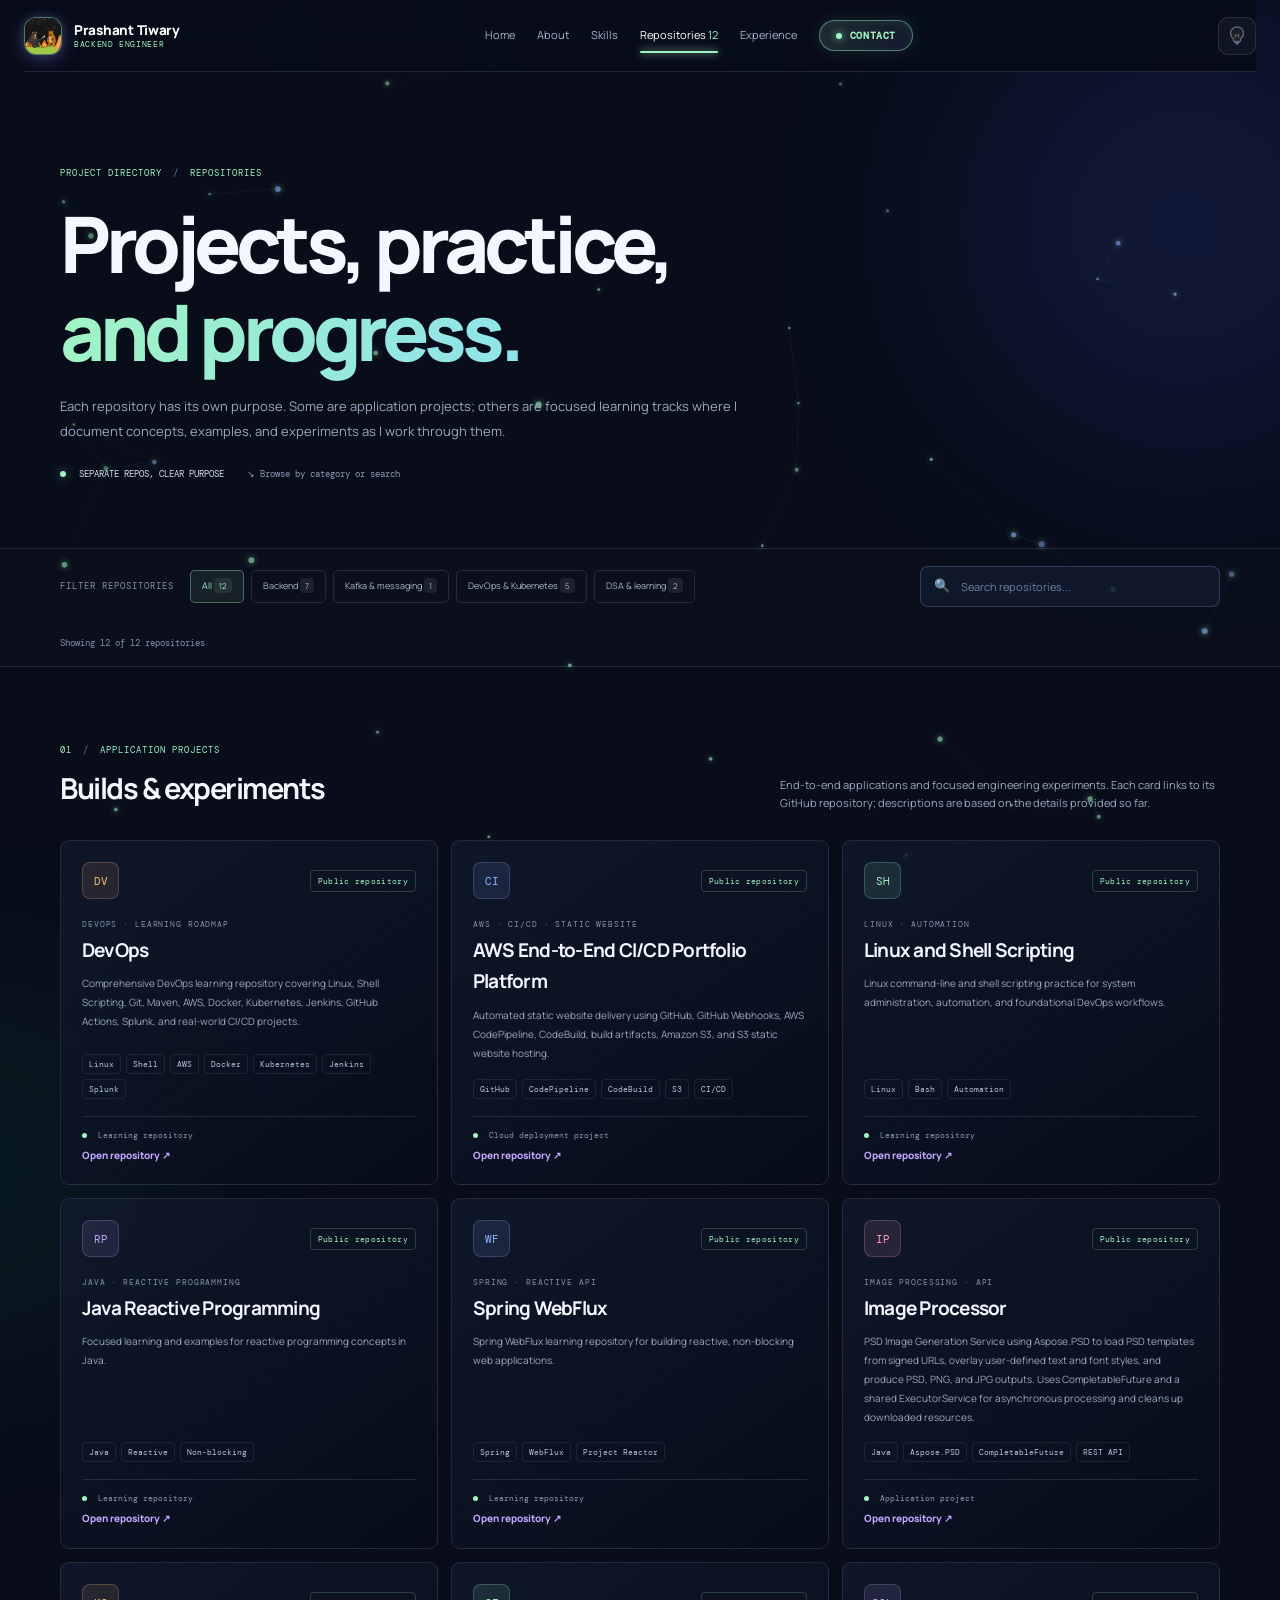
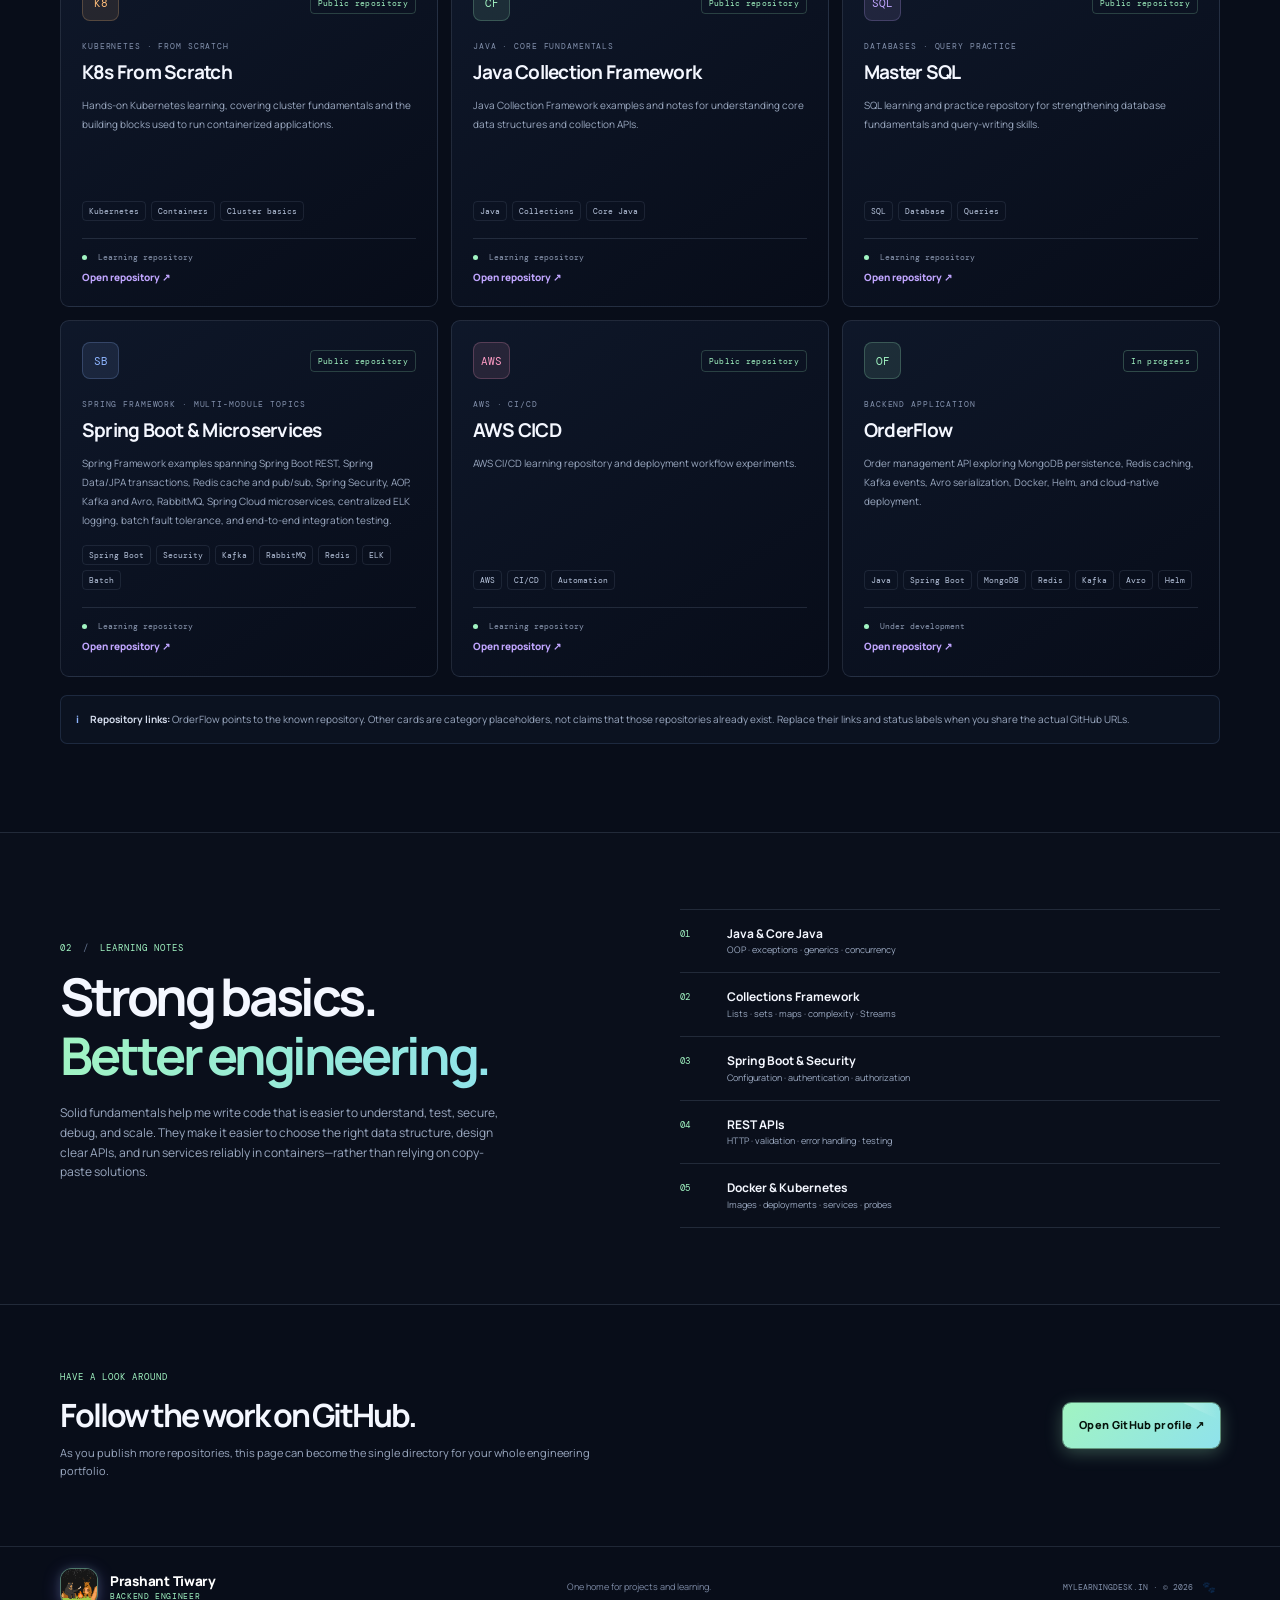
<file: projects.html>
<!doctype html>
<html lang="en">
<head>
  <meta charset="utf-8"><meta name="viewport" content="width=device-width, initial-scale=1">
  <meta name="theme-color" content="#080d19">
  <script>try{var t=localStorage.getItem("siteTheme");if(t)document.documentElement.setAttribute("data-theme",t);if(localStorage.getItem("siteMode")==="light")document.documentElement.setAttribute("data-mode","light");var m=JSON.parse(localStorage.getItem("mascotSettings.v2")||'null');if(!m||m.animations===false)document.documentElement.classList.add("mascots-off-init");}catch(e){}</script>
  <meta name="description" content="Explore Prashant Tiwary's Java backend projects and focused learning repositories for Spring Boot, Kafka, Kubernetes, DSA, and DevOps.">
  <title>Projects & Learning Repositories | Prashant Tiwary</title>
  <link rel="preconnect" href="https://fonts.googleapis.com"><link rel="preconnect" href="https://fonts.gstatic.com" crossorigin>
  <link href="https://fonts.googleapis.com/css2?family=DM+Mono:wght@400;500&family=Manrope:wght@400;500;600;700;800&display=swap" rel="stylesheet">
  <link rel="icon" type="image/svg+xml" href="assets/favicon.svg">
  <link rel="stylesheet" href="assets/css/styles.css?v=6.4">
  <link rel="stylesheet" href="assets/css/patrol-bear.css?v=13.0">
</head>
<body>
  <div class="scroll-progress-bar" id="scrollProgressBar"></div>
  <canvas id="bgCanvas" class="bg-canvas"></canvas>
  <div class="cursor-glow" id="cursorGlow" aria-hidden="true"></div>
  <div class="ambient ambient-a"></div><div class="ambient ambient-b"></div>
  <header class="header">
    <a class="brand" href="index.html" aria-label="Prashant Tiwary home">
      <img class="brand-icon secret-trigger" id="secretMascotAvatar" src="assets/github-avatar.png" onerror="this.src='assets/logo.svg'" alt="Prashant Tiwary Logo" width="38" height="38" title="Secret: tap to discover Kodi! 🐾">
      <div class="brand-info">
        <span class="brand-name">Prashant Tiwary</span>
        <span class="brand-title">Backend Engineer</span>
      </div>
    </a>
    <nav class="nav" aria-label="Main navigation">
      <a href="index.html">Home</a><a href="index.html#about">About</a><a href="index.html#skills">Skills</a><a class="active" href="projects.html">Repositories <span class="nav-count">12</span></a><a href="index.html#journey">Experience</a><a class="nav-cta" href="index.html#contact"><span class="cta-pulse"></span> Contact</a>
    </nav>
    <div class="header-actions">
      <button class="theme-bulb-btn" id="themeBulb" type="button" aria-label="Switch theme" title="Switch theme (click or pull cord)">
        <span class="bulb-halo" aria-hidden="true"></span>
        <svg class="bulb-svg" viewBox="0 0 24 24" fill="none" xmlns="http://www.w3.org/2000/svg" aria-hidden="true">
          <path class="bulb-glass" d="M12 2C8.134 2 5 5.134 5 9c0 2.38 1.19 4.47 3 5.74V17c0 .55.45 1 1 1h6c.55 0 1-.45 1-1v-2.26c1.81-1.27 3-3.36 3-5.74 0-3.866-3.134-7-7-7z"/>
          <path class="bulb-filament" d="M10 14V10L12 12L14 10V14" stroke-width="1.3" stroke-linecap="round" stroke-linejoin="round"/>
          <circle class="bulb-spark-dot" cx="12" cy="11" r="1"/>
          <path class="bulb-cap" d="M9 18h6v1.5H9zM10 19.5h4v1.5h-4z"/>
          <path class="bulb-contact" d="M11 21h2v1h-2z"/>
        </svg>
      </button>
      <button class="menu-toggle" aria-label="Toggle navigation" aria-expanded="false"><span></span><span></span></button>
    </div>
  </header>
  <main>
    <section class="projects-hero wrap"><div class="section-label">PROJECT DIRECTORY <span>/</span> REPOSITORIES</div><h1>Projects, practice,<br><span class="gradient">and progress.</span></h1><p class="projects-lede">Each repository has its own purpose. Some are application projects; others are focused learning tracks where I document concepts, examples, and experiments as I work through them.</p><div class="projects-meta"><span><i class="pulse"></i> SEPARATE REPOS, CLEAR PURPOSE</span><span>↘ Browse by category or search</span></div></section>
    <section class="filter-section">
      <div class="wrap filter-inner" style="flex-wrap:wrap;justify-content:space-between">
        <div style="display:flex;align-items:center;gap:16px;flex-wrap:wrap">
          <div class="filter-label">FILTER REPOSITORIES</div>
          <div class="filters" role="group" aria-label="Filter projects">
            <button class="filter-button active" data-filter="all">All</button>
            <button class="filter-button" data-filter="backend">Backend</button>
            <button class="filter-button" data-filter="messaging">Kafka & messaging</button>
            <button class="filter-button" data-filter="devops">DevOps & Kubernetes</button>
            <button class="filter-button" data-filter="learning">DSA & learning</button>
          </div>
        </div>
        <div class="skill-search-box" style="max-width:300px">
          <span class="search-icon">🔍</span>
          <input type="text" id="projectSearch" class="skill-search-input" placeholder="Search repositories..." aria-label="Search repositories">
          <button class="clear-search-btn" id="clearProjectSearch" type="button" aria-label="Clear search" style="display:none">✕</button>
        </div>
        <div class="skills-count-status" id="projectCountStatus" style="width:100%;margin-top:4px">Showing 12 of 12 repositories</div>
      </div>
    </section>
    <section class="wrap directory-section">
      <div class="directory-intro"><div><div class="section-label">01 <span>/</span> APPLICATION PROJECTS</div><h2>Builds & experiments</h2></div><p>End-to-end applications and focused engineering experiments. Each card links to its GitHub repository; descriptions are based on the details provided so far.</p></div>
      <div class="directory-grid">
        <article class="directory-card" data-category="devops"><div class="directory-top"><span class="repo-icon orange">DV</span><span class="status-pill">Public repository</span></div><div class="repo-type">DEVOPS · LEARNING ROADMAP</div><h3>DevOps</h3><p>Comprehensive DevOps learning repository covering Linux, Shell Scripting, Git, Maven, AWS, Docker, Kubernetes, Jenkins, GitHub Actions, Splunk, and real-world CI/CD projects.</p><div class="tags"><span>Linux</span><span>Shell</span><span>AWS</span><span>Docker</span><span>Kubernetes</span><span>Jenkins</span><span>Splunk</span></div><div class="repo-footer"><span class="repo-state"><i></i> Learning repository</span><a class="project-link" href="https://github.com/prashantkrt/Devops" target="_blank" rel="noreferrer">Open repository ↗</a></div></article>

        <article class="directory-card" data-category="devops backend"><div class="directory-top"><span class="repo-icon blue">CI</span><span class="status-pill">Public repository</span></div><div class="repo-type">AWS · CI/CD · STATIC WEBSITE</div><h3>AWS End-to-End CI/CD Portfolio Platform</h3><p>Automated static website delivery using GitHub, GitHub Webhooks, AWS CodePipeline, CodeBuild, build artifacts, Amazon S3, and S3 static website hosting.</p><div class="tags"><span>GitHub</span><span>CodePipeline</span><span>CodeBuild</span><span>S3</span><span>CI/CD</span></div><div class="repo-footer"><span class="repo-state"><i></i> Cloud deployment project</span><a class="project-link" href="https://github.com/prashantkrt/aws-end-to-end-cicd-portfolio-platform" target="_blank" rel="noreferrer">Open repository ↗</a></div></article>

        <article class="directory-card" data-category="devops"><div class="directory-top"><span class="repo-icon green">SH</span><span class="status-pill">Public repository</span></div><div class="repo-type">LINUX · AUTOMATION</div><h3>Linux and Shell Scripting</h3><p>Linux command-line and shell scripting practice for system administration, automation, and foundational DevOps workflows.</p><div class="tags"><span>Linux</span><span>Bash</span><span>Automation</span></div><div class="repo-footer"><span class="repo-state"><i></i> Learning repository</span><a class="project-link" href="https://github.com/prashantkrt/Linux-and-Shell-Scripting" target="_blank" rel="noreferrer">Open repository ↗</a></div></article>

        <article class="directory-card" data-category="backend"><div class="directory-top"><span class="repo-icon purple">RP</span><span class="status-pill">Public repository</span></div><div class="repo-type">JAVA · REACTIVE PROGRAMMING</div><h3>Java Reactive Programming</h3><p>Focused learning and examples for reactive programming concepts in Java.</p><div class="tags"><span>Java</span><span>Reactive</span><span>Non-blocking</span></div><div class="repo-footer"><span class="repo-state"><i></i> Learning repository</span><a class="project-link" href="https://github.com/prashantkrt/Java-Reactive-Programming" target="_blank" rel="noreferrer">Open repository ↗</a></div></article>

        <article class="directory-card" data-category="backend"><div class="directory-top"><span class="repo-icon blue">WF</span><span class="status-pill">Public repository</span></div><div class="repo-type">SPRING · REACTIVE API</div><h3>Spring WebFlux</h3><p>Spring WebFlux learning repository for building reactive, non-blocking web applications.</p><div class="tags"><span>Spring</span><span>WebFlux</span><span>Project Reactor</span></div><div class="repo-footer"><span class="repo-state"><i></i> Learning repository</span><a class="project-link" href="https://github.com/prashantkrt/Spring-Webflux" target="_blank" rel="noreferrer">Open repository ↗</a></div></article>

        <article class="directory-card" data-category="backend"><div class="directory-top"><span class="repo-icon pink">IP</span><span class="status-pill">Public repository</span></div><div class="repo-type">IMAGE PROCESSING · API</div><h3>Image Processor</h3><p>PSD Image Generation Service using Aspose.PSD to load PSD templates from signed URLs, overlay user-defined text and font styles, and produce PSD, PNG, and JPG outputs. Uses CompletableFuture and a shared ExecutorService for asynchronous processing and cleans up downloaded resources.</p><div class="tags"><span>Java</span><span>Aspose.PSD</span><span>CompletableFuture</span><span>REST API</span></div><div class="repo-footer"><span class="repo-state"><i></i> Application project</span><a class="project-link" href="https://github.com/prashantkrt/Image-Processor" target="_blank" rel="noreferrer">Open repository ↗</a></div></article>

        <article class="directory-card" data-category="devops"><div class="directory-top"><span class="repo-icon orange">K8</span><span class="status-pill">Public repository</span></div><div class="repo-type">KUBERNETES · FROM SCRATCH</div><h3>K8s From Scratch</h3><p>Hands-on Kubernetes learning, covering cluster fundamentals and the building blocks used to run containerized applications.</p><div class="tags"><span>Kubernetes</span><span>Containers</span><span>Cluster basics</span></div><div class="repo-footer"><span class="repo-state"><i></i> Learning repository</span><a class="project-link" href="https://github.com/prashantkrt/K8sFromScratch" target="_blank" rel="noreferrer">Open repository ↗</a></div></article>

        <article class="directory-card" data-category="learning backend"><div class="directory-top"><span class="repo-icon green">CF</span><span class="status-pill">Public repository</span></div><div class="repo-type">JAVA · CORE FUNDAMENTALS</div><h3>Java Collection Framework</h3><p>Java Collection Framework examples and notes for understanding core data structures and collection APIs.</p><div class="tags"><span>Java</span><span>Collections</span><span>Core Java</span></div><div class="repo-footer"><span class="repo-state"><i></i> Learning repository</span><a class="project-link" href="https://github.com/prashantkrt/Java-Collection-Framework" target="_blank" rel="noreferrer">Open repository ↗</a></div></article>

        <article class="directory-card" data-category="learning"><div class="directory-top"><span class="repo-icon purple">SQL</span><span class="status-pill">Public repository</span></div><div class="repo-type">DATABASES · QUERY PRACTICE</div><h3>Master SQL</h3><p>SQL learning and practice repository for strengthening database fundamentals and query-writing skills.</p><div class="tags"><span>SQL</span><span>Database</span><span>Queries</span></div><div class="repo-footer"><span class="repo-state"><i></i> Learning repository</span><a class="project-link" href="https://github.com/prashantkrt/Master-SQL" target="_blank" rel="noreferrer">Open repository ↗</a></div></article>

        <article class="directory-card" data-category="backend messaging"><div class="directory-top"><span class="repo-icon blue">SB</span><span class="status-pill">Public repository</span></div><div class="repo-type">SPRING FRAMEWORK · MULTI-MODULE TOPICS</div><h3>Spring Boot & Microservices</h3><p>Spring Framework examples spanning Spring Boot REST, Spring Data/JPA transactions, Redis cache and pub/sub, Spring Security, AOP, Kafka and Avro, RabbitMQ, Spring Cloud microservices, centralized ELK logging, batch fault tolerance, and end-to-end integration testing.</p><div class="tags"><span>Spring Boot</span><span>Security</span><span>Kafka</span><span>RabbitMQ</span><span>Redis</span><span>ELK</span><span>Batch</span></div><div class="repo-footer"><span class="repo-state"><i></i> Learning repository</span><a class="project-link" href="https://github.com/prashantkrt/Spring-Boot-And-Microservices" target="_blank" rel="noreferrer">Open repository ↗</a></div></article>

        <article class="directory-card" data-category="devops"><div class="directory-top"><span class="repo-icon pink">AWS</span><span class="status-pill">Public repository</span></div><div class="repo-type">AWS · CI/CD</div><h3>AWS CICD</h3><p>AWS CI/CD learning repository and deployment workflow experiments.</p><div class="tags"><span>AWS</span><span>CI/CD</span><span>Automation</span></div><div class="repo-footer"><span class="repo-state"><i></i> Learning repository</span><a class="project-link" href="https://github.com/prashantkrt/AWS-CICD" target="_blank" rel="noreferrer">Open repository ↗</a></div></article>

        <article class="directory-card" data-category="backend"><div class="directory-top"><span class="repo-icon">OF</span><span class="status-pill progress">In progress</span></div><div class="repo-type">BACKEND APPLICATION</div><h3>OrderFlow</h3><p>Order management API exploring MongoDB persistence, Redis caching, Kafka events, Avro serialization, Docker, Helm, and cloud-native deployment.</p><div class="tags"><span>Java</span><span>Spring Boot</span><span>MongoDB</span><span>Redis</span><span>Kafka</span><span>Avro</span><span>Helm</span></div><div class="repo-footer"><span class="repo-state"><i></i> Under development</span><a class="project-link" href="https://github.com/prashantkrt/orderflow" target="_blank" rel="noreferrer">Open repository ↗</a></div></article>
      </div>
      <div class="directory-note"><span class="note-symbol">i</span><p><b>Repository links:</b> OrderFlow points to the known repository. Other cards are category placeholders, not claims that those repositories already exist. Replace their links and status labels when you share the actual GitHub URLs.</p></div>
    </section>
    <section class="learning-section"><div class="wrap learning-inner"><div><div class="section-label">02 <span>/</span> LEARNING NOTES</div><h2>Strong basics.<br><span class="gradient">Better engineering.</span></h2><p>Solid fundamentals help me write code that is easier to understand, test, secure, debug, and scale. They make it easier to choose the right data structure, design clear APIs, and run services reliably in containers—rather than relying on copy-paste solutions.</p></div><div class="learning-list"><div><span>01</span><b>Java & Core Java</b><small>OOP · exceptions · generics · concurrency</small></div><div><span>02</span><b>Collections Framework</b><small>Lists · sets · maps · complexity · Streams</small></div><div><span>03</span><b>Spring Boot & Security</b><small>Configuration · authentication · authorization</small></div><div><span>04</span><b>REST APIs</b><small>HTTP · validation · error handling · testing</small></div><div><span>05</span><b>Docker & Kubernetes</b><small>Images · deployments · services · probes</small></div></div></div></section>
    <section class="wrap repo-cta"><div><div class="section-label">HAVE A LOOK AROUND</div><h2>Follow the work on GitHub.</h2><p>As you publish more repositories, this page can become the single directory for your whole engineering portfolio.</p></div><a class="button primary" href="https://github.com/prashantkrt" target="_blank" rel="noreferrer">Open GitHub profile ↗</a></section>
  </main>
  <footer class="footer">
    <div class="wrap footer-inner">
      <a class="brand" href="index.html">
        <img class="brand-icon" src="assets/github-avatar.png" onerror="this.src='assets/logo.svg'" alt="Prashant Tiwary Logo" width="38" height="38">
        <div class="brand-info">
          <span class="brand-name">Prashant Tiwary</span>
          <span class="brand-title">Backend Engineer</span>
        </div>
      </a>
      <p>One home for projects and learning.</p>
      <span class="footer-domain">MYLEARNINGDESK.IN · © <span id="year"></span> <button class="secret-paw-trigger" id="secretFooterPaw" type="button" aria-label="A tiny campfire secret" title="A tiny campfire secret...">🐾</button></span>
    </div>
  </footer>

  <!-- MASCOT CONTROLS: floating direct toggle pill + mode button + settings gear + popup panel -->
  <div class="mascot-controls" id="mascotControls">
    <button class="ms-toggle-pill" id="msTogglePill" type="button" aria-pressed="false" aria-label="Toggle mascot animations" title="Click to enable animations">
      <span class="ms-pill-dot" aria-hidden="true"></span>
      <span class="ms-pill-icon" aria-hidden="true">🐾</span>
      <span class="ms-pill-text"><span class="ms-pill-word">Animations:</span> <b id="msPillStatus">Off</b></span>
    </button>
    <button class="ms-gear" id="mascotSettingsBtn" type="button" aria-label="Mascot settings" aria-haspopup="dialog" aria-expanded="false" aria-controls="mascotSettingsPanel" title="Mascot settings">
      <svg viewBox="0 0 24 24" fill="none" stroke="currentColor" stroke-width="1.8" stroke-linecap="round" stroke-linejoin="round" aria-hidden="true"><circle cx="12" cy="12" r="3.2"/><path d="M19.4 15a1.7 1.7 0 0 0 .34 1.87l.06.06a2 2 0 1 1-2.83 2.83l-.06-.06a1.7 1.7 0 0 0-1.87-.34 1.7 1.7 0 0 0-1.03 1.55V21a2 2 0 1 1-4 0v-.09a1.7 1.7 0 0 0-1.11-1.55 1.7 1.7 0 0 0-1.87.34l-.06.06a2 2 0 1 1-2.83-2.83l.06-.06A1.7 1.7 0 0 0 4.6 15a1.7 1.7 0 0 0-1.55-1.03H3a2 2 0 1 1 0-4h.09A1.7 1.7 0 0 0 4.6 8.9a1.7 1.7 0 0 0-.34-1.87l-.06-.06a2 2 0 1 1 2.83-2.83l.06.06a1.7 1.7 0 0 0 1.87.34H9a1.7 1.7 0 0 0 1.03-1.55V3a2 2 0 1 1 4 0v.09a1.7 1.7 0 0 0 1.03 1.55 1.7 1.7 0 0 0 1.87-.34l.06-.06a2 2 0 1 1 2.83 2.83l-.06.06a1.7 1.7 0 0 0-.34 1.87V9c.26.6.85 1 1.55 1.03H21a2 2 0 1 1 0 4h-.09c-.7.03-1.29.43-1.51 1.03Z"/></svg>
    </button>
  </div>
  <div class="ms-panel" id="mascotSettingsPanel" role="dialog" aria-label="Mascot settings" hidden>
    <div class="ms-head">
      <div>
        <span class="ms-label">// SETTINGS</span>
        <h3>Mascots</h3>
      </div>
      <button class="ms-close" id="msClose" type="button" aria-label="Close settings">&times;</button>
    </div>

    <div class="ms-section">
      <div class="ms-row">
        <div class="ms-text"><b>Animations</b><small>Kodi, Nodi, rope & jump</small></div>
        <button class="ms-switch" type="button" role="switch" aria-checked="false" aria-label="Animations" data-toggle="animations"><i></i></button>
      </div>
    </div>

    <div class="ms-section ms-run">
      <div class="ms-row">
        <div class="ms-text"><b>Running chase</b><small>Kodi and Nodi running across the screen</small></div>
        <button class="ms-switch" type="button" role="switch" aria-checked="true" aria-label="Running chase" data-toggle="run"><i></i></button>
      </div>
    </div>

    <div class="ms-section ms-speed">
      <div class="ms-row">
        <div class="ms-text"><b>Running speed</b><small>How fast Kodi chases Nodi</small></div>
        <span class="ms-readout" id="msSpeedValue">1.0×</span>
      </div>
      <input class="ms-range" id="msSpeed" type="range" min="0.4" max="2" step="0.1" value="1" aria-label="Running speed">
      <div class="ms-chips">
        <button type="button" data-speed="0.5">Slow</button>
        <button type="button" data-speed="1">Normal</button>
        <button type="button" data-speed="1.6">Fast</button>
      </div>
    </div>

    <div class="ms-section ms-jump">
      <div class="ms-row">
        <div class="ms-text"><b>Jump height</b><small>When you click Kodi or Nodi</small></div>
        <span class="ms-readout" id="msJumpValue">1.0×</span>
      </div>
      <input class="ms-range" id="msJump" type="range" min="0.5" max="2.5" step="0.1" value="1" aria-label="Jump height">
      <div class="ms-chips">
        <button type="button" data-jump="0.6">Low</button>
        <button type="button" data-jump="1">Normal</button>
        <button type="button" data-jump="1.6">High</button>
        <button type="button" data-jump="2.3">Super</button>
      </div>
    </div>

    <div class="ms-section">
      <div class="ms-row">
        <div class="ms-text"><b>Show Kodi</b><small>The code bear</small></div>
        <button class="ms-switch" type="button" role="switch" aria-checked="true" aria-label="Show Kodi" data-toggle="kodi"><i></i></button>
      </div>
      <div class="ms-row">
        <div class="ms-text"><b>Show Nodi</b><small>The deploy deer</small></div>
        <button class="ms-switch" type="button" role="switch" aria-checked="true" aria-label="Show Nodi" data-toggle="nodi"><i></i></button>
      </div>
    </div>

    <div class="ms-foot">
      <button class="ms-btn ms-danger" id="msRemoveBoth" type="button">Remove both</button>
      <button class="ms-btn" id="msReset" type="button">Reset</button>
    </div>
  </div>

  <!-- FLOATING BACK TO TOP BUTTON WITH SVG RADIAL PROGRESS -->
  <button class="back-to-top" id="backToTop" type="button" aria-label="Back to top">
    <svg class="progress-ring" viewBox="0 0 50 50">
      <circle class="progress-circle" cx="25" cy="25" r="24"></circle>
    </svg>
    <span class="arrow-up">↑</span>
  </button>

  <!-- PULL ROPE: lamp cord hanging from the ceiling — pull down to toggle theme -->
  <div class="pull-rope" id="pullRope" role="button" tabindex="0" aria-label="Pull lamp cord to switch theme"></div>

  <!-- CORNER POPPING MOON BEAR MASCOT (PERSISTENT COMPANION) -->
  <aside class="corner-bear-container" id="cornerBear" aria-label="Kodi the Corner Peeking Bear">
    <div class="corner-bear-bubble" id="cornerBearBubble">Hey there! Roasting clean code! 🍢 Tap me!</div>
    <button class="corner-bear-btn" id="cornerBearBtn" type="button" aria-label="Kodi the Peeking Moon Bear - tap for fun!">
      <svg class="corner-bear-svg" viewBox="0 0 114 80" fill="none" xmlns="http://www.w3.org/2000/svg">
        <!-- Bear Ears -->
        <circle cx="30" cy="24" r="12" fill="#1C2128"/>
        <circle cx="30" cy="24" r="7" fill="#E0A96D"/>
        <circle cx="70" cy="24" r="12" fill="#1C2128"/>
        <circle cx="70" cy="24" r="7" fill="#E0A96D"/>
        <!-- Bear Head -->
        <ellipse cx="50" cy="42" rx="32" ry="28" fill="#2B323C"/>
        <!-- Snout -->
        <ellipse cx="50" cy="51" rx="14" ry="10" fill="#E0A96D"/>
        <!-- Nose & Smile -->
        <path d="M46 47 C48 45, 52 45, 54 47 C55 49, 52 52, 50 52 C48 52, 45 49, 46 47 Z" fill="#111317"/>
        <ellipse cx="48.5" cy="47" rx="1.2" ry="0.8" fill="#FFF" opacity="0.85"/>
        <path d="M50 52 V 54.5" stroke="#111317" stroke-width="1.4" stroke-linecap="round"/>
        <path d="M46.5 54.5 Q50 58 53.5 54.5" stroke="#111317" stroke-width="1.4" stroke-linecap="round" fill="none"/>
        <ellipse cx="50" cy="56" rx="2.5" ry="1.5" fill="#FF6B81"/>
        <!-- Eyes with shine -->
        <ellipse cx="36" cy="38" rx="4" ry="4.5" fill="#111317"/>
        <circle cx="34.8" cy="36.5" r="1.5" fill="#FFF"/>
        <ellipse cx="64" cy="38" rx="4" ry="4.5" fill="#111317"/>
        <circle cx="62.8" cy="36.5" r="1.5" fill="#FFF"/>
        <!-- Rosy Cheeks -->
        <ellipse cx="35" cy="47" rx="3.5" ry="2" fill="#E0A96D" opacity="0.6"/>
        <ellipse cx="65" cy="47" rx="3.5" ry="2" fill="#E0A96D" opacity="0.6"/>
        <!-- Arm stretched out to the side, paw gripping the marshmallow roasting stick -->
        <g class="kb-stick">
          <path d="M74 77 C84 77 92 70 95 59" stroke="#1C2128" stroke-width="10" stroke-linecap="round" fill="none"/>
          <path d="M74 77 C84 77 92 70 95 59" stroke="#2F3742" stroke-width="4.5" stroke-linecap="round" fill="none" opacity="0.7"/>
          <path d="M88 72 L104 28" stroke="#8D5B2A" stroke-width="2.2" stroke-linecap="round"/>
          <g class="kb-marsh">
            <circle cx="103.5" cy="24.5" r="10" fill="transparent"/>
            <rect x="99" y="21" width="8" height="6.5" rx="2.5" fill="#FFF8EB" stroke="#D4A373" stroke-width="0.7" transform="rotate(-20 103 24)"/>
            <ellipse cx="104" cy="25.6" rx="1.8" ry="1" fill="#B07D48" opacity="0.75"/>
          </g>
          <circle cx="95.5" cy="57" r="6.4" fill="#1C2128"/>
          <ellipse cx="94.4" cy="58.6" rx="3.6" ry="2.8" fill="#3D4756"/>
          <path d="M90.8 53.4 Q95.4 50.6 100 53.4" stroke="#3D4756" stroke-width="1.4" stroke-linecap="round" fill="none"/>
          <circle cx="91" cy="56.6" r="1.1" fill="#3D4756"/>
          <circle cx="91.8" cy="60.4" r="1.1" fill="#3D4756"/>
        </g>
        <!-- Peeking Paws over screen edge -->
        <ellipse cx="26" cy="74" rx="10" ry="7" fill="#1C2128"/>
        <ellipse cx="26" cy="74" rx="6" ry="4" fill="#3D4756"/>
        <ellipse cx="74" cy="74" rx="10" ry="7" fill="#1C2128"/>
        <ellipse cx="74" cy="74" rx="6" ry="4" fill="#3D4756"/>
      </svg>
      <span class="corner-bear-tag">Kodi · Code 🐻</span>
    </button>
    <button class="kb-theme-btn" id="kbThemeBtn" type="button" aria-label="Choose site theme" aria-haspopup="dialog" aria-expanded="false" aria-controls="kbThemePanel" title="Change theme">
      <svg viewBox="0 0 24 24" fill="none" stroke="currentColor" stroke-width="1.8" stroke-linecap="round" stroke-linejoin="round" aria-hidden="true"><path d="M12 3a9 9 0 1 0 0 18c1.1 0 1.8-.8 1.8-1.7 0-.5-.2-.9-.5-1.3-.3-.4-.5-.8-.5-1.3 0-1 .8-1.7 1.8-1.7H17a4 4 0 0 0 4-4c0-4.1-4-8-9-8Z"/><circle cx="7.6" cy="11.2" r="1.1" fill="currentColor"/><circle cx="10.4" cy="7.4" r="1.1" fill="currentColor"/><circle cx="15" cy="7.4" r="1.1" fill="currentColor"/></svg>
    </button>
    <div class="kb-theme-panel" id="kbThemePanel" role="dialog" aria-label="Site themes" hidden>
      <div class="kb-theme-head"><span class="ms-label">// THEMES</span><b>Pick a vibe with Kodi</b></div>
      <div class="kb-theme-grid" id="kbThemeGrid"></div>
    </div>
  </aside>

  <!-- DYNAMIC FLOATING TOAST NOTIFICATION CONTAINER -->
  <div id="toastContainer" class="toast-container" aria-live="polite"></div>

  <script src="assets/js/main.js?v=13.0"></script><script src="assets/js/projects.js?v=5.6"></script>
</body>
</html>
</file>
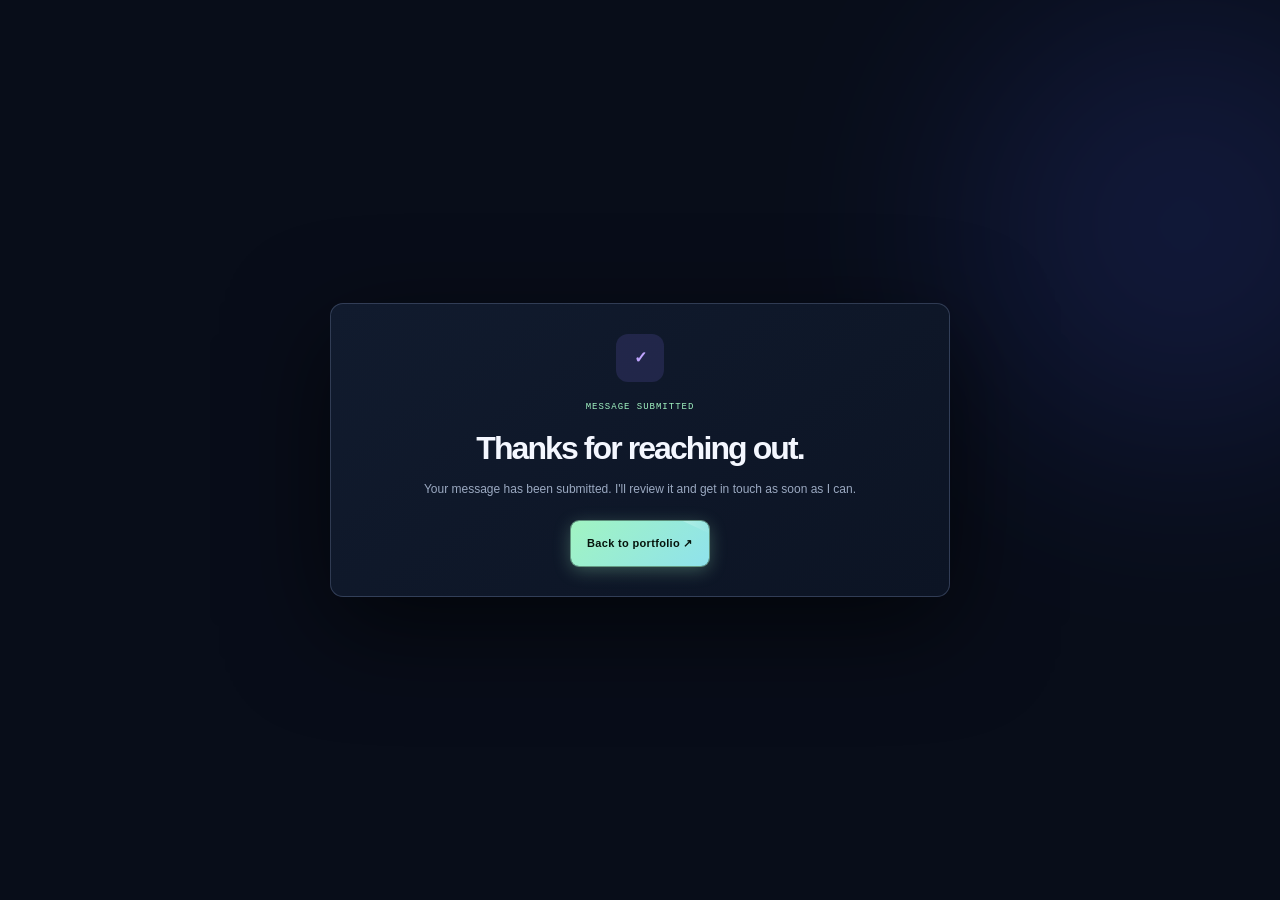
<file: thank-you.html>
<!doctype html>
<html lang="en"><head><meta charset="utf-8"><meta name="viewport" content="width=device-width, initial-scale=1"><meta name="theme-color" content="#080d19"><script>try{var t=localStorage.getItem("siteTheme");if(t)document.documentElement.setAttribute("data-theme",t);if(localStorage.getItem("siteMode")==="light")document.documentElement.setAttribute("data-mode","light")}catch(e){}</script><link rel="icon" type="image/svg+xml" href="assets/favicon.svg"><link rel="stylesheet" href="assets/css/styles.css?v=6.3"><title>Message sent | MyLearningDesk</title></head>
<body><div class="ambient ambient-a"></div><main class="wrap" style="min-height:100vh;display:grid;place-items:center"><section class="contact-dialog" style="text-align:center"><div class="callout-mark" style="margin:0 auto 20px">✓</div><div class="section-label">MESSAGE SUBMITTED</div><h2>Thanks for reaching out.</h2><p class="form-intro">Your message has been submitted. I'll review it and get in touch as soon as I can.</p><a class="button primary" href="index.html">Back to portfolio ↗</a></section></main></body></html>
</file>
<file: assets/css/styles.css>
:root{--bg:#080d19;--bg2:#0c1424;--panel:#111b2e;--bg-rgb:8,13,25;--panel-rgb:17,27,46;--green:#a1f4c2;--green-rgb:161,244,194;--blue:#8eb5ff;--blue-rgb:142,181,255;--purple:#c0a5ff;--purple-rgb:192,165,255;--cyan:#8fe2ec;--violet:#b4a1ff;--glow1:#4c61ff;--glow2:#20d5a0;--text:#f4f7ff;--strong:#fff;--t1:#f0f4fc;--t2:#d4dced;--t3:#b7c4dc;--ov-rgb:255,255,255;--shadow-rgb:0,0,0;--muted:#9ba9c1;--line:rgba(175,195,233,.14);--font:"Manrope",sans-serif;--mono:"DM Mono",monospace;--max:1160px}
*{box-sizing:border-box}html{scroll-behavior:smooth;scroll-padding-top:95px;overflow-x:hidden;width:100%;max-width:100vw}body{margin:0;background:var(--bg);color:var(--text);font-family:var(--font);line-height:1.65;overflow-x:hidden;width:100%;max-width:100vw;position:relative}img,svg,canvas{max-width:100%}a{color:inherit;text-decoration:none}button{font:inherit}::selection{background:var(--green);color:#07120c}.ambient{position:absolute;z-index:-1;pointer-events:none;border-radius:50%;filter:blur(110px);opacity:.14;max-width:100vw;overflow:hidden}.ambient-a{width:450px;height:450px;background:var(--glow1);top:0;right:-130px}.ambient-b{width:380px;height:380px;background:var(--glow2);top:980px;left:-220px;opacity:.07}.wrap{width:min(var(--max),calc(100% - 48px));margin:0 auto}
.header{height:72px;width:min(1280px,calc(100% - 48px));margin:auto;display:flex;align-items:center;justify-content:space-between;border-bottom:1px solid var(--line);position:sticky;top:0;z-index:100;background:rgba(var(--bg-rgb),0.92);backdrop-filter:blur(16px);-webkit-backdrop-filter:blur(16px)}.brand{display:flex;align-items:center;gap:11px;font-size:13px;font-weight:800;letter-spacing:-.02em}.brand-icon{display:grid;place-items:center;width:37px;height:37px;border-radius:11px;background:linear-gradient(135deg,#8a78ff,#43cfe9);font-size:13px;color:var(--strong);letter-spacing:-.04em}.brand-icon span{color:var(--green)}.nav{display:flex;align-items:center;gap:22px;color:#aab6cc;font-size:11px}.nav a{transition:color .2s}.nav a:hover,.nav a.active{color:var(--strong)}.nav-count{color:var(--green)}.header-actions{display:flex;align-items:center;gap:10px;position:relative;z-index:105}.menu-toggle{display:none;background:none;border:0;padding:8px}.menu-toggle span{display:block;width:23px;height:2px;background:#fff;margin:5px}
.hero{min-height:660px;display:grid;grid-template-columns:1.1fr .9fr;align-items:center;gap:45px;position:relative;padding-top:52px;padding-bottom:88px}.hero-content{padding:25px 0}.eyebrow,.section-label,.project-category,.repo-type,.timeline-label,.filter-label{font:9px var(--mono);letter-spacing:.11em}.eyebrow{display:inline-flex;align-items:center;gap:9px;padding:9px 12px;border:1px solid var(--line);border-radius:5px;color:var(--t2)}.pulse{width:7px;height:7px;background:var(--green);border-radius:50%;display:inline-block;box-shadow:0 0 12px rgba(var(--green-rgb),0.627)}.eyebrow-divider{color:#5d6c89}.intro{color:var(--muted);font-size:14px;margin:30px 0 0}h1{font-size:clamp(55px,6.8vw,85px);line-height:1;letter-spacing:-.075em;margin:4px 0 22px;font-weight:800}.gradient{background:linear-gradient(105deg,var(--green),var(--cyan) 53%,var(--violet));-webkit-background-clip:text;background-clip:text;color:transparent}.hero-statement{font-size:clamp(20px,2.25vw,27px);font-weight:700;line-height:1.42;letter-spacing:-.045em;max-width:590px;margin:0}.hero-statement span{color:var(--purple)}.hero-copy{max-width:560px;color:var(--muted);font-size:13px;margin:17px 0 24px}.actions{display:flex;flex-wrap:wrap;gap:11px}.button{min-height:45px;display:inline-flex;align-items:center;justify-content:center;gap:20px;padding:0 16px;border-radius:6px;font-size:11px;font-weight:800;transition:transform .2s,border-color .2s}.button:hover{transform:translateY(-2px)}.button span{font-size:15px}.primary{background:var(--green);color:#07140d}.secondary{border:1px solid var(--line);color:var(--t1)}.secondary:hover{border-color:rgba(var(--green-rgb),0.627)}.quick-links{display:flex;align-items:center;gap:13px;margin-top:29px;color:#8e9cb6;font-size:10px}.quick-links a{color:var(--t2)}.link-mark{font:9px var(--mono);color:var(--green);border:1px solid var(--line);padding:4px;border-radius:3px;margin-right:6px}.quick-separator{width:3px;height:3px;background:#53627d;border-radius:50%}
.hero-art{min-height:440px;display:flex;align-items:center;justify-content:center;position:relative;max-width:100%;width:100%}.orbit{position:absolute;border:1px solid rgba(153,177,230,.14);border-radius:50%}.orbit-1{width:450px;height:300px;transform:rotate(-27deg)}.orbit-2{width:475px;height:365px;transform:rotate(39deg)}.code-window{position:relative;z-index:1;width:min(100%,455px);max-width:100%;border:1px solid rgba(164,187,234,.23);border-radius:13px;background:linear-gradient(145deg,rgba(var(--panel-rgb),.98),rgba(var(--bg-rgb),.97));box-shadow:0 32px 100px #0006;overflow:hidden}.window-bar{height:43px;border-bottom:1px solid var(--line);display:flex;align-items:center;gap:13px;padding:0 14px;color:#8190ae;font:9px var(--mono)}.window-dots{display:flex;gap:4px}.window-dots i{width:6px;height:6px;border-radius:50%;background:#ff8897}.window-dots i:nth-child(2){background:#ffd57b}.window-dots i:nth-child(3){background:var(--green)}.window-status{margin-left:auto;color:var(--green);font-size:8px}.code-content{padding:24px 20px 21px;font:10px/2 var(--mono);color:var(--t2);overflow-x:auto}.code-line{white-space:nowrap}.ln{color:#4d5d7a;display:inline-block;width:28px}.indent{padding-left:29px}.syntax-purple{color:#c5a6ff}.syntax-blue{color:#80cfff}.syntax-green{color:var(--green)}.code-separator{height:1px;background:var(--line);margin:18px 0}.terminal-line{font-size:9px;color:#9ca9c1}.terminal-line>span{color:var(--green);margin-right:7px}.terminal-line b{color:var(--t2);font-weight:400;margin-left:8px}.window-footer{border-top:1px solid var(--line);padding:12px 16px;display:flex;justify-content:space-between;gap:10px;color:#8795b0;font:8px var(--mono)}.tiny-pulse{display:inline-block;width:5px;height:5px;border-radius:50%;background:var(--green);margin-right:5px}.float-chip{position:absolute;z-index:2;display:flex;align-items:center;gap:10px;background:var(--panel);border:1px solid rgba(172,192,235,.2);border-radius:7px;padding:10px 12px;box-shadow:0 12px 45px #0005}.float-chip b,.float-chip small{display:block}.float-chip b{font-size:10px}.float-chip small{font:8px var(--mono);color:#8998b4;margin-top:2px}.chip-icon{display:grid;place-items:center;width:28px;height:28px;border-radius:6px;background:rgba(var(--green-rgb),0.106);color:var(--green);font:12px var(--mono)}.chip-purple{background:rgba(var(--purple-rgb),0.106);color:var(--purple)}.chip-one{top:43px;right:2px}.chip-two{bottom:47px;left:-8px}.art-caption{position:absolute;right:0;bottom:7px;color:#71819f;font:8px var(--mono);letter-spacing:.08em}.art-caption span{color:var(--green)}.scroll-hint{position:absolute;bottom:27px;left:0;color:#7c8aa6;font:8px var(--mono);letter-spacing:.12em;display:flex;align-items:center;gap:11px}.scroll-hint span{width:33px;height:1px;background:var(--green)}
.ticker{border-top:1px solid var(--line);border-bottom:1px solid var(--line);background:rgba(var(--ov-rgb),0.016)}.ticker-inner{min-height:79px;display:flex;align-items:center;justify-content:space-between;gap:25px}.ticker-inner>span{color:#7e8ba7;font:8px var(--mono);letter-spacing:.12em;white-space:nowrap}.ticker-inner>div{display:flex;gap:24px;flex-wrap:wrap}.ticker b{font-size:10px;color:var(--t2);font-weight:600}.ticker b:before{content:"↗";color:var(--green);margin-right:7px}
.section{padding-top:104px;padding-bottom:104px}.section-muted{background:rgba(var(--ov-rgb),0.012);border-top:1px solid var(--line);border-bottom:1px solid var(--line)}.section-title{margin-bottom:38px}.section-label{color:var(--green)}.section-label span{color:#64738f;margin:0 5px}.section-title h2,.projects-hero h1,.learning-inner h2,.repo-cta h2{font-size:clamp(34px,4.4vw,52px);line-height:1.13;letter-spacing:-.065em;margin:14px 0 0}.section-description{max-width:590px;color:var(--muted);font-size:12px;margin:13px 0 0}.about-layout{display:grid;grid-template-columns:1fr 1fr;gap:85px}.big-copy{font-size:21px;font-weight:700;line-height:1.55;letter-spacing:-.04em;margin:0 0 15px;max-width:540px}.muted-copy{font-size:12px;color:var(--muted);line-height:1.95;max-width:550px}.inline-link{display:inline-flex;gap:9px;align-items:center;margin-top:19px;color:var(--purple);font-size:11px;font-weight:800}.inline-link span{color:var(--green);font-size:15px}.principles{border-top:1px solid var(--line)}.principles article{display:grid;grid-template-columns:34px 1fr;gap:14px;padding:18px 0;border-bottom:1px solid var(--line)}.principles article>span{font:9px var(--mono);color:var(--green);padding-top:3px}.principles h3{font-size:13px;margin:0 0 4px}.principles p{font-size:11px;color:var(--muted);margin:0}
.skill-grid{display:grid;grid-template-columns:repeat(3,1fr);gap:13px}.skill-card{border:1px solid var(--line);background:linear-gradient(140deg,rgba(var(--panel-rgb),0.722),rgba(var(--panel-rgb),0.651));border-radius:9px;padding:22px;min-height:204px;transition:transform .2s,border-color .2s}.skill-card:hover,.directory-card:hover,.project-card:hover{transform:translateY(-3px);border-color:rgba(var(--green-rgb),0.278)}.skill-icon{font:20px var(--mono);color:var(--green);height:33px}.skill-card h3{font-size:13px;margin:9px 0 6px}.skill-card p{font-size:10px;line-height:1.85;color:var(--muted);margin:0 0 13px}.tags{display:flex;gap:5px;flex-wrap:wrap}.tags span{border:1px solid #aebfe31c;border-radius:4px;padding:4px 6px;color:var(--t3);font:8px var(--mono)}.skills-note{margin-top:17px;color:#8290aa;font-size:10px}.skills-note span{font:9px var(--mono);color:var(--green);margin-right:8px}
.section-title-row{display:flex;align-items:flex-end;justify-content:space-between;gap:25px}.section-title-row .button{margin-bottom:6px}.project-intro{margin-top:-22px;margin-bottom:27px}.project-grid{display:grid;grid-template-columns:repeat(3,1fr);gap:13px}.project-card{border:1px solid var(--line);border-radius:10px;background:linear-gradient(145deg,rgba(var(--panel-rgb),0.788),rgba(var(--bg-rgb),0.788));padding:22px;min-height:315px;display:flex;flex-direction:column;transition:transform .2s,border-color .2s}.project-card-head{display:flex;justify-content:space-between;align-items:center;gap:8px}.project-symbol,.repo-icon{width:37px;height:37px;display:grid;place-items:center;border-radius:8px;background:rgba(var(--green-rgb),0.106);border:1px solid rgba(var(--green-rgb),0.22);color:var(--green);font:11px var(--mono)}.symbol-blue,.repo-icon.blue{background:rgba(var(--blue-rgb),0.106);color:var(--blue);border-color:rgba(var(--blue-rgb),0.22)}.symbol-purple,.repo-icon.purple{background:rgba(var(--purple-rgb),0.106);color:var(--purple);border-color:rgba(var(--purple-rgb),0.22)}.repo-icon.orange{background:#ffbd7a1a;color:#ffbd7a;border-color:#ffbd7a38}.repo-icon.green{background:rgba(var(--green-rgb),0.106);color:var(--green)}.repo-icon.pink{background:#ff9cc51b;color:#ff9cc5;border-color:#ff9cc538}.project-status,.status-pill{font:8px var(--mono);letter-spacing:.04em;color:var(--green);border:1px solid rgba(var(--green-rgb),0.2);padding:5px 7px;border-radius:4px}.status-learning{color:var(--t3);border-color:#9eb2d52c}.project-category{color:#8190ac;margin-top:22px;font-size:8px}.project-card h3{font-size:21px;letter-spacing:-.04em;margin:5px 0 8px}.project-card>p{font-size:11px;color:var(--muted);line-height:1.85;margin:0 0 16px;flex:1}.project-link{display:inline-flex;align-items:center;gap:7px;color:var(--purple);font-size:10px;font-weight:800;margin-top:18px}.project-link span{color:var(--green)}.center-action{text-align:center;margin-top:15px}.journey-layout{display:grid;grid-template-columns:.8fr 1.2fr;gap:90px}.journey-callout{border:1px solid var(--line);border-radius:10px;padding:27px;align-self:start;background:radial-gradient(circle at top right,#8a78ff1a,transparent 55%),var(--panel)}.callout-mark{display:grid;place-items:center;width:48px;height:48px;border-radius:12px;background:#8a78ff25;color:var(--purple);font-weight:800;margin-bottom:28px}.callout-mark span{color:var(--green)}.journey-callout h3{font-size:27px;line-height:1.2;letter-spacing:-.05em}.journey-callout p{color:var(--muted);font-size:11px;margin:14px 0 0}.timeline{border-left:1px solid rgba(var(--green-rgb),0.29);padding-left:26px}.timeline-item{position:relative;padding:0 0 27px}.timeline-point{position:absolute;left:-31px;top:4px;width:9px;height:9px;background:var(--green);border:3px solid var(--bg);border-radius:50%;box-sizing:content-box}.timeline-label{color:var(--green);font-size:8px}.timeline-item h3{font-size:14px;margin:6px 0}.timeline-item p{color:var(--muted);font-size:11px;margin:0;max-width:540px}
.cert-grid{display:grid;grid-template-columns:repeat(2,1fr);gap:10px}.cert-card{display:flex;align-items:center;gap:13px;padding:15px;border:1px solid var(--line);border-radius:7px;background:rgba(var(--ov-rgb),0.012)}.cert-card>span{display:grid;place-items:center;width:34px;height:34px;border-radius:7px;background:rgba(var(--blue-rgb),0.082);color:var(--blue)}.cert-card h3{font-size:11px;margin:0}.cert-card p{font-size:9px;color:var(--muted);margin:3px 0 0}
.contact-section{border-top:1px solid var(--line);background:radial-gradient(ellipse at 50% 0,#6c5cff12,transparent 65%)}.contact-content{text-align:center;padding-top:90px;padding-bottom:85px;display:flex;flex-direction:column;align-items:center}.contact-content h2{font-size:clamp(40px,5.4vw,61px);line-height:1.14;letter-spacing:-.065em;margin:16px 0}.contact-content>p{max-width:500px;color:var(--muted);font-size:12px;margin:0 0 22px}.footer{border-top:1px solid var(--line)}.footer-inner{min-height:80px;display:flex;align-items:center;justify-content:space-between;gap:20px}.footer-inner>p{color:#7d8aa5;font-size:9px}.footer-domain{font:8px var(--mono);color:#8290aa}
.projects-hero{padding-top:95px;padding-bottom:68px}.projects-hero h1{font-size:clamp(48px,7vw,78px);margin-top:20px}.projects-lede{max-width:690px;color:var(--muted);font-size:13px;margin:19px 0 24px;line-height:1.9}.projects-meta{display:flex;flex-wrap:wrap;gap:23px;color:#8e9bb5;font:9px var(--mono)}.projects-meta>span:first-child{color:var(--t2)}.projects-meta .pulse{margin-right:8px;width:6px;height:6px}
.filter-section{border-top:1px solid var(--line);border-bottom:1px solid var(--line);background:rgba(var(--ov-rgb),0.012)}.filter-inner{padding-top:17px;padding-bottom:17px;display:flex;align-items:center;gap:26px}.filter-label{color:#8290aa;white-space:nowrap}.filters{display:flex;gap:7px;flex-wrap:wrap}.filter-button{background:transparent;color:#a9b6cc;border:1px solid var(--line);padding:8px 11px;border-radius:5px;font-size:9px;cursor:pointer}.filter-button:hover,.filter-button.active{background:rgba(var(--green-rgb),0.078);border-color:rgba(var(--green-rgb),0.361);color:var(--green)}.directory-section{padding-top:77px;padding-bottom:88px}.directory-intro{display:flex;justify-content:space-between;align-items:flex-end;gap:35px;margin-bottom:28px}.directory-intro h2{font-size:29px;letter-spacing:-.05em;margin:9px 0 0}.directory-intro>p{font-size:11px;color:var(--muted);max-width:440px;margin:0}.directory-grid{display:grid;grid-template-columns:repeat(3,1fr);gap:13px}.directory-card{border:1px solid var(--line);border-radius:9px;padding:21px;background:linear-gradient(145deg,rgba(var(--panel-rgb),0.788),rgba(var(--bg-rgb),0.788));min-height:345px;display:flex;flex-direction:column;transition:transform .2s,border-color .2s}.directory-top{display:flex;align-items:center;justify-content:space-between;gap:8px}.status-pill.progress{color:var(--green);border-color:rgba(var(--green-rgb),0.239)}.status-pill.planned{color:#a7b4cc;border-color:#aebfe322}.repo-type{color:#8391ad;margin-top:20px;font-size:8px}.directory-card h3{font-size:19px;letter-spacing:-.04em;margin:6px 0 8px}.directory-card>p{color:var(--muted);font-size:10px;line-height:1.9;margin:0 0 15px;flex:1}.directory-card .tags{gap:5px}.repo-footer{border-top:1px solid var(--line);margin-top:17px;padding-top:13px;display:flex;flex-direction:column;gap:7px}.repo-state{font:8px var(--mono);color:#8d9ab3}.repo-state i{display:inline-block;width:5px;height:5px;border-radius:50%;background:var(--green);margin-right:6px}.repo-state .state-muted{background:#8997b1}.repo-footer .project-link{margin-top:0}.directory-note{display:flex;align-items:flex-start;gap:11px;padding:15px;margin-top:18px;border:1px solid rgba(var(--blue-rgb),0.141);border-radius:7px;background:rgba(var(--blue-rgb),0.031);color:var(--muted);font-size:10px}.directory-note p{margin:0}.directory-note b{color:var(--t2)}.note-symbol{color:var(--blue);font-weight:800}.learning-section{border-top:1px solid var(--line);border-bottom:1px solid var(--line);background:rgba(var(--ov-rgb),0.012)}.learning-inner{width:min(var(--max),calc(100% - 48px));margin:auto;padding:76px 0;display:grid;grid-template-columns:1fr 1fr;gap:80px;align-items:center}.learning-inner h2{margin-top:14px}.learning-inner>div:first-child>p{color:var(--muted);font-size:12px;max-width:450px;margin-top:17px}.learning-list{border-top:1px solid var(--line)}.learning-list>div{display:grid;grid-template-columns:35px 1fr;gap:0 12px;padding:14px 0;border-bottom:1px solid var(--line)}.learning-list>div>span{grid-row:span 2;font:9px var(--mono);color:var(--green);padding-top:4px}.learning-list b{font-size:12px}.learning-list small{color:var(--muted);font-size:9px}.repo-cta{padding-top:66px;padding-bottom:66px;display:flex;justify-content:space-between;align-items:center;gap:30px}.repo-cta h2{font-size:32px}.repo-cta p{color:var(--muted);font-size:11px;max-width:580px;margin:11px 0 0}.directory-card.hidden{display:none}
@media(max-width:1120px){.hero{grid-template-columns:1fr;gap:10px;padding-top:60px}.hero-content{max-width:700px}.hero-art{max-width:620px;width:100%;margin:auto;min-height:auto;overflow:hidden}.skill-grid,.directory-grid{grid-template-columns:repeat(2,1fr)}.about-layout,.journey-layout{gap:42px}.project-grid{grid-template-columns:repeat(2,1fr)}.project-card:last-child{grid-column:span 2}.ticker-inner{align-items:flex-start;flex-direction:column;justify-content:center;padding:17px 0;gap:10px}.learning-inner{gap:40px}}
@media(max-width:1120px){.wrap{width:calc(100% - 32px)}.header{width:calc(100% - 48px);margin-left:16px;margin-right:32px;height:64px;position:sticky;top:0;z-index:100;background:rgba(var(--bg-rgb),0.92);backdrop-filter:blur(16px);-webkit-backdrop-filter:blur(16px)}.header-actions{gap:8px}.brand{font-size:12px}.menu-toggle{display:flex;cursor:pointer}.nav{display:none;position:absolute;top:calc(100% + 8px);left:0;right:0;width:100%;padding:14px;background:rgba(var(--bg-rgb),0.98);backdrop-filter:blur(24px);-webkit-backdrop-filter:blur(24px);border:1px solid rgba(175,195,233,0.2);border-radius:12px;box-shadow:0 20px 60px rgba(0,0,0,0.7);flex-direction:column;align-items:stretch;gap:4px;z-index:999}.nav.open{display:flex;animation:navSlideDown .2s cubic-bezier(0.16,1,0.3,1)}.nav a{padding:9px 12px;border-radius:7px}.nav-cta{text-align:center;margin-top:6px;width:100%}.hero{padding-top:36px;padding-bottom:60px}.eyebrow{font-size:8px;letter-spacing:.05em}h1{font-size:clamp(32px,8.5vw,48px);line-height:1.15;word-break:break-word;overflow-wrap:break-word}.hero-statement{font-size:20px}.hero-copy{font-size:12px}.quick-links{align-items:flex-start;flex-wrap:wrap}.hero-art{min-height:auto;margin-top:14px;overflow:hidden;max-width:100%}.code-window{width:100%;max-width:100%}.code-content{padding:18px 12px;font-size:8.5px;overflow-x:auto}.code-line{letter-spacing:-.04em}.orbit-1,.orbit-2{display:none!important}.chip-one,.chip-two{display:none}.art-caption{bottom:-4px;font-size:7px}.scroll-hint{bottom:18px}.ticker-inner>div{gap:10px 17px}.ticker b{font-size:9px}.section{padding-top:65px;padding-bottom:65px}.section-title h2{font-size:32px}.about-layout,.journey-layout,.learning-inner{grid-template-columns:1fr;gap:30px}.big-copy{font-size:18px}.skill-grid,.project-grid,.directory-grid{grid-template-columns:1fr}.project-card:last-child{grid-column:auto}.skill-card{min-height:0}.section-title-row{align-items:flex-start;flex-direction:column}.desktop-only{display:none}.project-intro{margin-top:-18px}.project-card{min-height:275px}.cert-grid{grid-template-columns:1fr}.journey-callout{padding:22px}.contact-content{padding-top:70px;padding-bottom:65px}.contact-content h2{font-size:38px}.footer-inner{padding:18px 0;flex-wrap:wrap}.footer-inner>p{order:3;width:100%;margin:0}.footer-domain{margin-left:auto}.projects-hero{padding-top:65px;padding-bottom:50px}.projects-hero h1{font-size:42px}.projects-lede{font-size:12px}.projects-meta{gap:12px;flex-direction:column}.filter-inner{align-items:flex-start;flex-direction:column;gap:12px}.filters{gap:6px}.filter-button{font-size:8px;padding:8px}.directory-section{padding-top:55px;padding-bottom:60px}.directory-intro{align-items:flex-start;flex-direction:column;gap:12px}.directory-intro h2{font-size:27px}.directory-card{min-height:0}.learning-inner{padding:60px 0}.repo-cta{padding-top:50px;padding-bottom:50px;align-items:flex-start;flex-direction:column}.repo-cta h2{font-size:29px}}
@media(prefers-reduced-motion:reduce){*,*::before,*::after{scroll-behavior:auto!important;animation-duration:.01ms!important;transition-duration:.01ms!important}}


/* V6 additions: professional links and accessible contact form modal */
.social-row{display:flex;flex-wrap:wrap;justify-content:center;gap:18px;margin-top:24px}
.social-row a{font-size:10px;color:#aab8d1}.social-row a:hover{color:var(--green)}
.contact-open{cursor:pointer;font-family:inherit}
.contact-modal{position:fixed;inset:0;z-index:1000;display:none;align-items:center;justify-content:center;padding:20px}
.contact-modal.open{display:flex}
.modal-backdrop{position:absolute;inset:0;background:rgba(var(--bg-rgb),.78);backdrop-filter:blur(8px)}
.contact-dialog{position:relative;z-index:1;width:min(620px,100%);max-height:min(90vh,900px);overflow-y:auto;border:1px solid rgba(164,187,234,.23);border-radius:13px;background:linear-gradient(145deg,var(--panel),var(--bg2));box-shadow:0 30px 100px #0009;padding:30px}
.modal-close{position:absolute;right:17px;top:10px;border:0;background:transparent;color:var(--t2);font-size:30px;line-height:1;cursor:pointer}
.contact-dialog h2{font-size:32px;letter-spacing:-.06em;margin:10px 0 5px}.form-intro{font-size:12px;color:var(--muted);margin:0 0 22px}
.contact-dialog form{display:flex;flex-direction:column;gap:14px}
.contact-dialog label{display:flex;flex-direction:column;gap:6px;font-size:10px;color:var(--t2);font-weight:700}
.contact-dialog input:not([type=checkbox]),.contact-dialog select,.contact-dialog textarea{width:100%;border:1px solid rgba(175,195,233,.2);border-radius:6px;background:var(--bg2);color:var(--t1);padding:11px 12px;font:11px var(--font);outline:none}
.contact-dialog input:focus,.contact-dialog select:focus,.contact-dialog textarea:focus{border-color:rgba(var(--green-rgb),0.651);box-shadow:0 0 0 3px rgba(var(--green-rgb),0.071)}
.contact-dialog input::placeholder,.contact-dialog textarea::placeholder{color:#6f7e99}
.contact-dialog select{appearance:auto}.contact-dialog textarea{resize:vertical;min-height:105px}
.form-grid{display:grid;grid-template-columns:1fr 1fr;gap:12px}
.optional{font-weight:400;color:#8391aa}
.robot-check{display:flex!important;flex-direction:row!important;align-items:center;gap:9px!important;border:1px solid var(--line);border-radius:6px;padding:11px}
.robot-check input{width:16px;height:16px;accent-color:var(--green)}
.privacy-note{font-size:9px;line-height:1.7;color:#8795ad;margin:0}
.submit-button{border:0;cursor:pointer;width:100%;font-family:inherit}.submit-button:disabled{opacity:.65;cursor:wait}
.form-feedback{font-size:10px;color:var(--green);margin:0}
body.modal-open{overflow:hidden}
@media(max-width:650px){.contact-dialog{padding:25px 18px}.form-grid{grid-template-columns:1fr}.contact-dialog h2{font-size:28px}}

/* V7 polish: consistent line icon for security skill */
.skill-icon svg{width:23px;height:23px;display:block;fill:none;stroke:currentColor;stroke-width:1.7;stroke-linecap:round;stroke-linejoin:round}

/* V8: security icon follows the site's thin-line icon system */
.skill-icon.security-icon{display:grid;place-items:center;color:var(--green);background:linear-gradient(135deg,rgba(var(--green-rgb),.09),rgba(138,120,255,.08));border:1px solid rgba(var(--green-rgb),.14);border-radius:10px}
.skill-icon.security-icon svg{width:25px;height:25px;fill:none;stroke:currentColor;stroke-width:1.55;stroke-linecap:round;stroke-linejoin:round}

/* V9: keep the security glyph compact and aligned with the other skill icons */
.skill-icon.security-icon{width:42px;height:42px;min-width:42px;display:flex;align-items:center;justify-content:center;box-sizing:border-box}
.skill-icon.security-icon svg{width:21px;height:21px;max-width:21px;max-height:21px;display:block;flex:0 0 21px;fill:none;stroke:currentColor;stroke-width:1.5;stroke-linecap:round;stroke-linejoin:round}

/* ==========================================================================
   DYNAMIC UPGRADES & INTERACTIVE ANIMATIONS
   ========================================================================== */

/* Background Canvas */
.bg-canvas {
  position: fixed;
  top: 0;
  left: 0;
  width: 100vw;
  height: 100vh;
  z-index: -2;
  pointer-events: none;
  opacity: 0.75;
}

/* Scroll Progress Bar */
.scroll-progress-bar {
  position: fixed;
  top: 0;
  left: 0;
  height: 3px;
  width: 0%;
  background: linear-gradient(90deg, var(--green), var(--cyan) 50%, var(--purple));
  z-index: 9999;
  box-shadow: 0 0 12px rgba(var(--green-rgb),0.8), 0 0 4px var(--cyan);
  transition: width 0.08s linear;
  pointer-events: none;
}

/* Scrolled Sticky Header */
.header.header-scrolled {
  position: sticky;
  top: 0;
  background: rgba(var(--bg-rgb),0.88);
  backdrop-filter: blur(18px);
  -webkit-backdrop-filter: blur(18px);
  border-bottom: 1px solid rgba(175, 195, 233, 0.2);
  box-shadow: 0 12px 35px rgba(0, 0, 0, 0.45);
  transition: all 0.3s ease;
}

.nav a {
  position: relative;
  padding: 6px 0;
  transition: color 0.25s ease;
}

.nav a::after {
  content: '';
  position: absolute;
  bottom: -2px;
  left: 0;
  width: 0;
  height: 2px;
  background: var(--green);
  box-shadow: 0 0 8px var(--green);
  transition: width 0.25s cubic-bezier(0.16, 1, 0.3, 1);
  border-radius: 2px;
}

.nav a:hover::after,
.nav a.active::after {
  width: 100%;
}

.nav-mode-btn {
  display: none !important;
}

/* ==========================================================================
   SUPERCHARGED DYNAMIC BUTTONS
   ========================================================================== */
.button {
  position: relative;
  overflow: hidden;
  cursor: pointer;
  user-select: none;
  isolation: isolate;
  will-change: transform;
  border-radius: 8px;
  font-weight: 800;
  letter-spacing: 0.03em;
  transition: transform 0.2s cubic-bezier(0.34, 1.56, 0.64, 1), box-shadow 0.25s ease, border-color 0.25s ease, background 0.25s ease;
}

.button::before {
  content: '';
  position: absolute;
  inset: 0;
  background: radial-gradient(circle at var(--mouse-x, 50%) var(--mouse-y, 50%), rgba(var(--ov-rgb),0.22), transparent 60%);
  opacity: 0;
  transition: opacity 0.3s ease;
  pointer-events: none;
}

.button:hover::before {
  opacity: 1;
}

.button:active {
  transform: scale(0.97) translateY(0);
}

.button.primary {
  background: linear-gradient(135deg, var(--green) 0%, var(--cyan) 100%);
  color: #06140c;
  box-shadow: 0 4px 18px rgba(var(--green-rgb),0.3), 0 0 0 1px rgba(var(--green-rgb),0.5);
}

.button.primary:hover {
  transform: translateY(-3px);
  box-shadow: 0 10px 32px rgba(var(--green-rgb),0.5), 0 0 24px rgba(var(--green-rgb),0.35);
  background: linear-gradient(135deg, var(--green) 0%, var(--cyan) 100%);
}

.button.primary::after {
  content: '';
  position: absolute;
  top: -50%;
  left: -60%;
  width: 200%;
  height: 200%;
  background: linear-gradient(60deg, transparent 35%, rgba(var(--ov-rgb),0.4) 50%, transparent 65%);
  transform: rotate(25deg) translateY(-100%);
  transition: transform 0.7s cubic-bezier(0.16, 1, 0.3, 1);
  pointer-events: none;
}

.button.primary:hover::after {
  transform: rotate(25deg) translateY(100%);
}

.button.secondary {
  background: rgba(var(--panel-rgb),0.65);
  backdrop-filter: blur(10px);
  -webkit-backdrop-filter: blur(10px);
  border: 1px solid rgba(175, 195, 233, 0.25);
  color: var(--t1);
}

.button.secondary:hover {
  transform: translateY(-3px);
  border-color: rgba(var(--green-rgb),0.7);
  box-shadow: 0 8px 24px rgba(var(--green-rgb),0.18), inset 0 0 14px rgba(var(--green-rgb),0.06);
  color: var(--strong);
}

.button span {
  display: inline-block;
  transition: transform 0.25s cubic-bezier(0.34, 1.56, 0.64, 1);
}

.button:hover span {
  transform: translate(3px, -3px);
}

/* Copy Email & Quick Action Buttons */
.button.btn-copy {
  gap: 8px;
  background: rgba(var(--green-rgb),0.08);
  border: 1px solid rgba(var(--green-rgb),0.3);
  color: var(--green);
}

.button.btn-copy:hover {
  background: rgba(var(--green-rgb),0.16);
  border-color: var(--green);
  box-shadow: 0 4px 18px rgba(var(--green-rgb),0.25);
}

.button.btn-copy.copied {
  background: var(--green);
  color: #05140b;
  border-color: var(--green);
}

/* Click Ripple Wave */
.btn-ripple {
  position: absolute;
  border-radius: 50%;
  transform: scale(0);
  background: rgba(var(--ov-rgb),0.45);
  pointer-events: none;
  animation: ripple-wave 0.55s ease-out forwards;
}

@keyframes ripple-wave {
  to {
    transform: scale(3.5);
    opacity: 0;
  }
}

/* Back to Top Floating Button */
.back-to-top {
  position: fixed;
  bottom: 26px;
  right: 26px;
  width: 48px;
  height: 48px;
  border-radius: 50%;
  background: rgba(var(--panel-rgb),0.85);
  backdrop-filter: blur(12px);
  -webkit-backdrop-filter: blur(12px);
  border: 1px solid rgba(175, 195, 233, 0.3);
  color: var(--green);
  display: grid;
  place-items: center;
  cursor: pointer;
  z-index: 99;
  opacity: 0;
  visibility: hidden;
  transform: translateY(16px) scale(0.85);
  transition: all 0.3s cubic-bezier(0.34, 1.56, 0.64, 1);
  box-shadow: 0 10px 30px rgba(0, 0, 0, 0.45);
}

.back-to-top.visible {
  opacity: 1;
  visibility: visible;
  transform: translateY(0) scale(1);
}

.back-to-top:hover {
  transform: translateY(-4px) scale(1.08);
  border-color: var(--green);
  box-shadow: 0 12px 35px rgba(var(--green-rgb),0.35);
  color: var(--strong);
}

.back-to-top svg.progress-ring {
  position: absolute;
  inset: -1px;
  width: 50px;
  height: 50px;
  transform: rotate(-90deg);
  pointer-events: none;
}

.back-to-top circle.progress-circle {
  fill: none;
  stroke: var(--green);
  stroke-width: 2.5;
  stroke-linecap: round;
  stroke-dasharray: 150.8;
  stroke-dashoffset: 150.8;
  transition: stroke-dashoffset 0.12s linear;
}

.back-to-top .arrow-up {
  font-size: 16px;
  font-weight: 800;
  transition: transform 0.2s ease;
}

.back-to-top:hover .arrow-up {
  transform: translateY(-2px);
}

/* ==========================================================================
   DYNAMIC HERO TYPEWRITER & LIVE STATUS
   ========================================================================== */
.dynamic-typewriter {
  display: inline-block;
  min-height: 1.1em;
}

.typewriter-cursor {
  display: inline-block;
  font-weight: 300;
  color: var(--green);
  animation: cursor-blink 0.9s infinite;
  margin-left: 2px;
}

@keyframes cursor-blink {
  0%, 100% { opacity: 1; }
  50% { opacity: 0; }
}

.live-badge {
  display: inline-flex;
  align-items: center;
  gap: 8px;
  background: rgba(var(--green-rgb),0.08);
  border: 1px solid rgba(var(--green-rgb),0.25);
  border-radius: 999px;
  padding: 4px 10px;
  font: 9px var(--mono);
  color: var(--t2);
  margin-top: 14px;
}

.live-badge .pulse {
  width: 6px;
  height: 6px;
}

/* ==========================================================================
   INTERACTIVE DEVELOPER STUDIO / CODE & TERMINAL WINDOW
   ========================================================================== */
.code-window {
  transition: box-shadow 0.3s ease, border-color 0.3s ease;
}

.code-window:hover {
  border-color: rgba(var(--green-rgb),0.4);
  box-shadow: 0 35px 110px rgba(0, 0, 0, 0.65), 0 0 30px rgba(var(--green-rgb),0.12);
}

.window-tabs {
  display: flex;
  align-items: center;
  gap: 2px;
  background: rgba(var(--bg-rgb),0.85);
  border-bottom: 1px solid var(--line);
  padding: 0 10px;
  overflow-x: auto;
  scrollbar-width: none;
}

.window-tabs::-webkit-scrollbar {
  display: none;
}

.window-tab {
  display: flex;
  align-items: center;
  gap: 6px;
  padding: 9px 12px;
  font: 9px var(--mono);
  color: var(--muted);
  border-bottom: 2px solid transparent;
  cursor: pointer;
  background: transparent;
  border-top: none;
  border-left: none;
  border-right: none;
  transition: all 0.2s ease;
  white-space: nowrap;
}

.window-tab:hover {
  color: var(--text);
  background: rgba(var(--ov-rgb),0.03);
}

.window-tab.active {
  color: var(--text);
  border-bottom-color: var(--green);
  background: rgba(var(--green-rgb),0.06);
}

.tab-icon {
  font-size: 11px;
}

.window-actions {
  margin-left: auto;
  display: flex;
  align-items: center;
  gap: 6px;
  padding: 6px 0;
}

.window-action-btn {
  background: rgba(var(--ov-rgb),0.06);
  border: 1px solid var(--line);
  color: var(--t2);
  font: 8px var(--mono);
  padding: 4px 9px;
  border-radius: 4px;
  cursor: pointer;
  transition: all 0.2s ease;
  display: inline-flex;
  align-items: center;
  gap: 5px;
}

.window-action-btn:hover {
  background: rgba(var(--green-rgb),0.16);
  border-color: var(--green);
  color: var(--green);
}

.window-action-btn.btn-run {
  background: rgba(var(--green-rgb),0.12);
  border-color: rgba(var(--green-rgb),0.35);
  color: var(--green);
}

.window-action-btn.btn-run:hover {
  background: var(--green);
  color: #05140b;
}

.tab-content {
  display: none;
}

.tab-content.active {
  display: block;
  animation: fadeInCode 0.25s ease;
}

@keyframes fadeInCode {
  from { opacity: 0; transform: translateY(3px); }
  to { opacity: 1; transform: translateY(0); }
}

/* Interactive Terminal Tab Styles */
.terminal-tab-content {
  padding: 16px 18px;
  font: 9.5px/1.8 var(--mono);
  color: var(--t2);
  max-height: 280px;
  min-height: 220px;
  overflow-y: auto;
  display: flex;
  flex-direction: column;
}

.terminal-history {
  flex: 1;
  overflow-y: auto;
  margin-bottom: 10px;
}

.terminal-history .log-line {
  margin-bottom: 4px;
  word-break: break-word;
}

.terminal-history .log-green { color: var(--green); }
.terminal-history .log-blue { color: var(--blue); }
.terminal-history .log-purple { color: var(--purple); }
.terminal-history .log-yellow { color: #ffd57b; }
.terminal-history .log-muted { color: var(--muted); }

.terminal-chips {
  display: flex;
  flex-wrap: wrap;
  gap: 5px;
  margin-bottom: 10px;
  padding-bottom: 8px;
  border-bottom: 1px solid var(--line);
}

.term-chip {
  background: rgba(var(--green-rgb),0.07);
  border: 1px solid rgba(var(--green-rgb),0.25);
  color: var(--green);
  font: 8px var(--mono);
  padding: 3px 7px;
  border-radius: 4px;
  cursor: pointer;
  transition: all 0.2s ease;
}

.term-chip:hover {
  background: var(--green);
  color: #05140b;
  transform: translateY(-1px);
}

.terminal-prompt-row {
  display: flex;
  align-items: center;
  gap: 6px;
  background: rgba(0, 0, 0, 0.25);
  border: 1px solid var(--line);
  border-radius: 5px;
  padding: 4px 8px;
}

.terminal-prompt-symbol {
  color: var(--green);
  font-weight: bold;
}

.terminal-input {
  flex: 1;
  background: transparent;
  border: none;
  outline: none;
  color: var(--strong);
  font: 9.5px var(--mono);
}

/* ==========================================================================
   DYNAMIC STATS COUNTER BAR
   ========================================================================== */
.stats-bar {
  display: grid;
  grid-template-columns: repeat(4, 1fr);
  gap: 14px;
  margin: 30px auto;
  padding: 0;
}

.stat-card {
  background: linear-gradient(145deg, rgba(var(--panel-rgb),0.7), rgba(var(--bg-rgb),0.7));
  border: 1px solid var(--line);
  border-radius: 10px;
  padding: 22px 20px;
  position: relative;
  overflow: hidden;
  transition: transform 0.25s ease, border-color 0.25s ease, box-shadow 0.25s ease;
}

.stat-card::before {
  content: '';
  position: absolute;
  top: 0;
  left: 0;
  right: 0;
  height: 2px;
  background: linear-gradient(90deg, transparent, var(--green), transparent);
  opacity: 0;
  transition: opacity 0.3s ease;
}

.stat-card:hover {
  transform: translateY(-4px);
  border-color: rgba(var(--green-rgb),0.4);
  box-shadow: 0 12px 35px rgba(0, 0, 0, 0.4), 0 0 20px rgba(var(--green-rgb),0.1);
}

.stat-card:hover::before {
  opacity: 1;
}

.stat-number {
  font-size: clamp(32px, 3.8vw, 44px);
  font-weight: 800;
  line-height: 1;
  letter-spacing: -0.04em;
  color: var(--strong);
  display: flex;
  align-items: baseline;
  gap: 2px;
}

.stat-suffix {
  color: var(--green);
  font-size: 0.85em;
}

.stat-label {
  font-size: 12px;
  font-weight: 700;
  color: var(--t1);
  margin-top: 8px;
}

.stat-sub {
  font: 9px var(--mono);
  color: var(--muted);
  margin-top: 4px;
}

/* ==========================================================================
   DYNAMIC SKILLS FILTER & INSTANT SEARCH
   ========================================================================== */
.skills-filter-container {
  margin-bottom: 28px;
  display: flex;
  flex-direction: column;
  gap: 16px;
}

.skill-search-box {
  position: relative;
  display: flex;
  align-items: center;
  max-width: 580px;
  width: 100%;
}

.skill-search-box .search-icon {
  position: absolute;
  left: 14px;
  font-size: 13px;
  color: var(--muted);
  pointer-events: none;
}

.skill-search-input {
  width: 100%;
  padding: 12px 38px 12px 40px;
  background: rgba(var(--panel-rgb),0.85);
  border: 1px solid rgba(175, 195, 233, 0.22);
  border-radius: 8px;
  color: var(--strong);
  font: 11px var(--font);
  outline: none;
  transition: all 0.25s ease;
}

.skill-search-input:focus {
  border-color: var(--green);
  box-shadow: 0 0 0 3px rgba(var(--green-rgb),0.15), 0 8px 24px rgba(0, 0, 0, 0.35);
  background: rgba(var(--panel-rgb),0.95);
}

.skill-search-input::placeholder {
  color: #72829d;
}

.clear-search-btn {
  position: absolute;
  right: 12px;
  background: none;
  border: none;
  color: var(--muted);
  font-size: 14px;
  cursor: pointer;
  padding: 4px 6px;
  border-radius: 50%;
  transition: color 0.2s;
}

.clear-search-btn:hover {
  color: var(--strong);
}

.skill-tabs {
  display: flex;
  flex-wrap: wrap;
  gap: 8px;
}

.skill-tab-btn {
  background: rgba(var(--panel-rgb),0.7);
  border: 1px solid var(--line);
  color: #aab8d1;
  padding: 8px 13px;
  border-radius: 6px;
  font: 9.5px var(--mono);
  cursor: pointer;
  display: inline-flex;
  align-items: center;
  gap: 7px;
  transition: all 0.2s cubic-bezier(0.16, 1, 0.3, 1);
}

.skill-tab-btn:hover {
  border-color: rgba(var(--green-rgb),0.5);
  color: var(--strong);
  transform: translateY(-1px);
}

.skill-tab-btn.active {
  background: rgba(var(--green-rgb),0.14);
  border-color: var(--green);
  color: var(--green);
  font-weight: 700;
  box-shadow: 0 4px 16px rgba(var(--green-rgb),0.15);
}

.tab-badge {
  font-size: 8px;
  background: rgba(var(--ov-rgb),0.08);
  padding: 2px 5px;
  border-radius: 4px;
}

.skill-tab-btn.active .tab-badge {
  background: rgba(var(--green-rgb),0.25);
  color: var(--green);
}

.skills-count-status {
  font: 9px var(--mono);
  color: #8292ae;
  display: flex;
  align-items: center;
  gap: 8px;
}

.skill-card {
  transition: transform 0.2s ease, border-color 0.25s ease, opacity 0.25s ease, box-shadow 0.25s ease;
  will-change: transform;
}

.skill-card.skill-hidden {
  display: none !important;
}

.skill-card:hover {
  box-shadow: 0 16px 40px rgba(0, 0, 0, 0.45), 0 0 25px rgba(var(--green-rgb),0.12);
}

.tags span {
  cursor: pointer;
  transition: all 0.2s ease;
}

.tags span:hover {
  background: rgba(var(--green-rgb),0.18);
  border-color: var(--green);
  color: var(--green);
  transform: translateY(-1px);
}

.skills-empty-state {
  grid-column: 1 / -1;
  padding: 50px 20px;
  text-align: center;
  background: rgba(var(--panel-rgb),0.5);
  border: 1px dashed var(--line);
  border-radius: 10px;
  color: var(--muted);
  font-size: 13px;
}

/* ==========================================================================
   DYNAMIC JOURNEY TIMELINE ENHANCEMENTS
   ========================================================================== */
.timeline-item {
  transition: transform 0.2s ease;
}

.timeline-item:hover {
  transform: translateX(4px);
}

.current-role-badge {
  display: inline-flex;
  align-items: center;
  gap: 6px;
  background: rgba(var(--green-rgb),0.12);
  border: 1px solid rgba(var(--green-rgb),0.4);
  color: var(--green);
  font: 8px var(--mono);
  padding: 3px 7px;
  border-radius: 4px;
  margin-left: 8px;
  vertical-align: middle;
}

.current-role-badge .pulse {
  width: 5px;
  height: 5px;
}

/* ==========================================================================
   TOAST NOTIFICATION SYSTEM
   ========================================================================== */
.toast-container {
  position: fixed;
  bottom: 26px;
  left: 50%;
  transform: translateX(-50%);
  display: flex;
  flex-direction: column;
  gap: 10px;
  z-index: 10000;
  pointer-events: none;
}

.toast {
  background: rgba(var(--bg-rgb),0.94);
  backdrop-filter: blur(14px);
  -webkit-backdrop-filter: blur(14px);
  border: 1px solid rgba(var(--green-rgb),0.4);
  border-radius: 8px;
  padding: 11px 18px;
  color: var(--strong);
  font: 11px var(--font);
  font-weight: 600;
  display: flex;
  align-items: center;
  gap: 10px;
  box-shadow: 0 14px 45px rgba(0, 0, 0, 0.6), 0 0 20px rgba(var(--green-rgb),0.2);
  pointer-events: auto;
  animation: toastIn 0.3s cubic-bezier(0.34, 1.56, 0.64, 1) forwards;
}

.toast.toast-exit {
  animation: toastOut 0.25s cubic-bezier(0.16, 1, 0.3, 1) forwards;
}

@keyframes toastIn {
  from { opacity: 0; transform: translateY(20px) scale(0.9); }
  to { opacity: 1; transform: translateY(0) scale(1); }
}

@keyframes toastOut {
  from { opacity: 1; transform: translateY(0) scale(1); }
  to { opacity: 0; transform: translateY(12px) scale(0.92); }
}

.toast-icon {
  color: var(--green);
  font-size: 14px;
}

/* ==========================================================================
   SCROLL REVEAL ANIMATIONS
   ========================================================================== */
.reveal, .reveal-pop {
  transition: opacity 0.65s cubic-bezier(0.16, 1, 0.3, 1), transform 0.65s cubic-bezier(0.16, 1, 0.3, 1);
  will-change: opacity, transform;
}

.reveal {
  opacity: 0;
  transform: translateY(28px);
}

.reveal-pop {
  opacity: 0;
  transform: translateY(22px) scale(0.96);
}

.reveal.reveal-visible {
  opacity: 1;
  transform: translateY(0);
}

.reveal-pop.reveal-visible {
  opacity: 1;
  transform: translateY(0) scale(1);
}

/* ==========================================================================
   SKILL PROFICIENCY METERS
   ========================================================================== */
.skill-meter {
  display: flex;
  align-items: center;
  gap: 8px;
  margin-top: 14px;
}

.skill-meter-track {
  flex: 1;
  height: 4px;
  border-radius: 3px;
  background: rgba(174, 191, 227, 0.14);
  overflow: hidden;
}

.skill-meter-fill {
  display: block;
  height: 100%;
  width: 0%;
  border-radius: 3px;
  background: linear-gradient(90deg, var(--green), var(--blue));
  box-shadow: 0 0 10px rgba(var(--green-rgb),0.35);
  transition: width 1.1s cubic-bezier(0.16, 1, 0.3, 1);
}

.skill-meter-pct {
  font: 8px var(--mono);
  color: #8e9cb6;
  min-width: 28px;
  text-align: right;
}

/* ==========================================================================
   TIMELINE SCROLL PROGRESS
   ========================================================================== */
.timeline {
  position: relative;
}

.timeline-progress {
  position: absolute;
  left: -1px;
  top: 0;
  width: 2px;
  height: 0%;
  background: linear-gradient(180deg, var(--green), var(--blue));
  box-shadow: 0 0 10px rgba(var(--green-rgb),0.5);
  border-radius: 2px;
  transition: height 0.15s linear;
}

/* ==========================================================================
   CURSOR AMBIENT GLOW
   ========================================================================== */
.cursor-glow {
  position: fixed;
  top: 0;
  left: 0;
  width: 360px;
  height: 360px;
  border-radius: 50%;
  pointer-events: none;
  z-index: -1;
  background: radial-gradient(circle, rgba(var(--green-rgb),0.10), rgba(var(--blue-rgb),0.05) 45%, transparent 72%);
  transform: translate(-50%, -50%);
  opacity: 0;
  transition: opacity 0.5s ease;
  will-change: transform;
}

.cursor-glow.active {
  opacity: 1;
}

@media (max-width: 900px), (pointer: coarse) {
  .cursor-glow {
    display: none;
  }
}

/* ==========================================================================
   GRADIENT TEXT SHIMMER & HERO PARALLAX EASING
   ========================================================================== */
@keyframes gradientShimmer {
  0% { background-position: 0% 50%; }
  100% { background-position: 200% 50%; }
}

.gradient {
  background-size: 200% auto;
  animation: gradientShimmer 7s linear infinite;
}

.code-window, .orbit-1, .orbit-2 {
  transition: transform 0.4s cubic-bezier(0.16, 1, 0.3, 1);
}

/* Responsive adjustments */
@media(max-width: 950px) {
  .stats-bar {
    grid-template-columns: repeat(2, 1fr);
  }
}

@media(max-width: 650px) {
  .stats-bar {
    grid-template-columns: 1fr;
  }
  .skills-filter-container {
    align-items: stretch;
  }
  .skill-search-box {
    max-width: 100%;
  }
  .toast-container {
    width: calc(100% - 32px);
    bottom: 16px;
  }
  .back-to-top {
    bottom: 16px;
    right: 16px;
    width: 44px;
    height: 44px;
  }
}

/* ==========================================================================
   TOP LEVEL ENHANCEMENTS: BRAND, SOCIALS & VIBRANT CONTACT BUTTON
   ========================================================================== */
.header-left {
  display: flex;
  align-items: center;
  gap: 16px;
}

.brand {
  display: flex;
  align-items: center;
  gap: 12px;
  text-decoration: none;
}

.brand-icon {
  width: 38px;
  height: 38px;
  border-radius: 12px;
  display: block;
  object-fit: cover;
  background: var(--bg2);
  border: 1.5px solid rgba(var(--green-rgb),0.45);
  box-shadow: 0 4px 18px rgba(138, 120, 255, 0.3), 0 0 10px rgba(var(--green-rgb),0.15);
  transition: transform 0.25s cubic-bezier(0.34, 1.56, 0.64, 1), box-shadow 0.25s ease, border-color 0.25s;
}

.brand:hover .brand-icon {
  transform: scale(1.08) rotate(-2deg);
  border-color: var(--green);
  box-shadow: 0 8px 25px rgba(67, 207, 233, 0.5), 0 0 15px rgba(var(--green-rgb),0.3);
}

.callout-logo {
  width: 48px;
  height: 48px;
  border-radius: 14px;
  display: block;
  object-fit: cover;
  background: var(--bg2);
  border: 1.5px solid rgba(138, 120, 255, 0.45);
  margin-bottom: 24px;
  box-shadow: 0 6px 20px rgba(138, 120, 255, 0.35);
  transition: transform 0.25s cubic-bezier(0.34, 1.56, 0.64, 1);
}

.journey-callout:hover .callout-logo {
  transform: scale(1.06) rotate(-2deg);
}

.brand-info {
  display: flex;
  flex-direction: column;
  justify-content: center;
  line-height: 1.25;
}

.brand-name {
  font-size: 13.5px;
  font-weight: 800;
  color: var(--strong);
  letter-spacing: -0.02em;
}

.brand-title {
  font: 8px var(--mono);
  color: var(--green);
  letter-spacing: 0.08em;
  text-transform: uppercase;
  margin-top: 1px;
}

.header-divider {
  width: 1px;
  height: 22px;
  background: rgba(175, 195, 233, 0.22);
  margin: 0 2px;
}

.header-socials {
  display: flex;
  align-items: center;
  gap: 8px;
}

.header-social-pill {
  display: inline-flex;
  align-items: center;
  gap: 6px;
  padding: 5px 10px;
  border-radius: 999px;
  background: rgba(var(--panel-rgb),0.65);
  border: 1px solid rgba(175, 195, 233, 0.22);
  color: var(--t2);
  font: 9px var(--mono);
  text-decoration: none;
  transition: all 0.25s cubic-bezier(0.16, 1, 0.3, 1);
}

.header-social-pill .social-icon {
  font-size: 8px;
  font-weight: 800;
  padding: 2px 4px;
  border-radius: 3px;
  background: rgba(var(--ov-rgb),0.08);
  color: var(--green);
}

.header-social-pill.github:hover {
  background: rgba(var(--green-rgb),0.12);
  border-color: var(--green);
  color: var(--strong);
  transform: translateY(-2px);
  box-shadow: 0 4px 15px rgba(var(--green-rgb),0.2);
}

.header-social-pill.gitlab:hover {
  background: rgba(252, 109, 38, 0.12);
  border-color: #fc6d26;
  color: var(--strong);
  transform: translateY(-2px);
  box-shadow: 0 4px 15px rgba(252, 109, 38, 0.25);
}

.header-social-pill.gitlab:hover .social-icon {
  color: #fc6d26;
}

.header-social-pill.linkedin:hover {
  background: rgba(14, 118, 168, 0.15);
  border-color: #0a66c2;
  color: var(--strong);
  transform: translateY(-2px);
  box-shadow: 0 4px 15px rgba(10, 102, 194, 0.25);
}

.header-social-pill.linkedin:hover .social-icon {
  color: #58a6ff;
}

/* FIXED VIBRANT CONTACT BUTTON (NO WHITE WASH-OUT) */
.nav-cta {
  display: inline-flex !important;
  align-items: center !important;
  justify-content: center !important;
  gap: 8px !important;
  background: linear-gradient(135deg, rgba(var(--green-rgb),0.14), rgba(var(--blue-rgb),0.09)) !important;
  border: 1px solid rgba(var(--green-rgb),0.45) !important;
  border-radius: 999px !important;
  padding: 8px 16px !important;
  color: var(--green) !important;
  font: 10px var(--mono) !important;
  font-weight: 800 !important;
  letter-spacing: 0.06em !important;
  text-transform: uppercase !important;
  cursor: pointer !important;
  user-select: none !important;
  outline: none !important;
  box-shadow: 0 0 16px rgba(var(--green-rgb),0.12), inset 0 0 10px rgba(var(--green-rgb),0.06) !important;
  transition: all 0.25s cubic-bezier(0.16, 1, 0.3, 1) !important;
  text-decoration: none !important;
}

.nav-cta .cta-pulse {
  width: 6px;
  height: 6px;
  border-radius: 50%;
  background: var(--green);
  box-shadow: 0 0 8px var(--green);
  display: inline-block;
  animation: pulse-glow 2s infinite ease-in-out;
}

.nav-cta:hover {
  background: linear-gradient(135deg, var(--green) 0%, var(--cyan) 100%) !important;
  color: #05140b !important;
  border-color: var(--green) !important;
  box-shadow: 0 4px 22px rgba(var(--green-rgb),0.5), 0 0 25px rgba(var(--green-rgb),0.35) !important;
  transform: translateY(-2px) scale(1.02) !important;
}

.nav-cta:hover .cta-pulse {
  background: #05140b;
  box-shadow: none;
}

.nav-cta:active {
  transform: scale(0.96) !important;
}

/* HERO QUICK BADGES */
.quick-links {
  display: flex;
  align-items: center;
  gap: 10px;
  margin-top: 28px;
  flex-wrap: wrap;
}

.quick-badge {
  display: inline-flex;
  align-items: center;
  gap: 7px;
  background: rgba(var(--panel-rgb),0.65);
  border: 1px solid rgba(175, 195, 233, 0.2);
  border-radius: 6px;
  padding: 6px 12px;
  color: var(--t2);
  font: 9.5px var(--mono);
  text-decoration: none;
  transition: all 0.2s cubic-bezier(0.16, 1, 0.3, 1);
}

.quick-badge:hover {
  transform: translateY(-2px);
  border-color: var(--green);
  color: var(--strong);
  background: rgba(var(--green-rgb),0.1);
  box-shadow: 0 4px 16px rgba(var(--green-rgb),0.18);
}

.quick-badge.gitlab:hover {
  border-color: #fc6d26;
  background: rgba(252, 109, 38, 0.12);
  box-shadow: 0 4px 16px rgba(252, 109, 38, 0.25);
}

.quick-badge.linkedin:hover {
  border-color: #0a66c2;
  background: rgba(10, 102, 194, 0.12);
  box-shadow: 0 4px 16px rgba(10, 102, 194, 0.25);
}

.quick-location {
  font: 9px var(--mono);
  color: #8899b5;
  display: inline-flex;
  align-items: center;
  gap: 6px;
  padding: 6px 10px;
  border-radius: 6px;
  background: rgba(var(--ov-rgb),0.03);
  border: 1px solid rgba(175, 195, 233, 0.1);
}

/* Ensure mobile-social-row is hidden on desktop */
.mobile-social-row {
  display: none !important;
}

/* Nav smooth slide down animation */
@keyframes navSlideDown {
  from {
    opacity: 0;
    transform: translateY(-8px) scale(0.98);
  }
  to {
    opacity: 1;
    transform: translateY(0) scale(1);
  }
}

/* On screens <= 1120px, switch cleanly to burger icon drawer */
@media(max-width: 1120px) {
  .menu-toggle {
    display: flex !important;
    position: relative;
    z-index: 1050;
    background: rgba(var(--ov-rgb),0.05);
    border: 1px solid var(--line);
    border-radius: 8px;
    width: 40px;
    height: 40px;
    cursor: pointer;
    padding: 0;
    flex-direction: column;
    align-items: center;
    justify-content: center;
    gap: 4.5px;
    transition: background 0.2s, border-color 0.2s;
  }
  .menu-toggle:hover {
    background: rgba(var(--green-rgb),0.1);
    border-color: var(--green);
  }
  .menu-toggle span {
    display: block;
    width: 20px;
    height: 2px;
    background: #f4f7ff;
    border-radius: 2px;
    transition: transform 0.22s ease, opacity 0.22s ease;
    margin: 0;
  }
  .menu-toggle[aria-expanded="true"] span:first-child {
    transform: translateY(3.25px) rotate(45deg);
  }
  .menu-toggle[aria-expanded="true"] span:last-child {
    transform: translateY(-3.25px) rotate(-45deg);
  }
  .nav {
    display: none !important;
  }
  .nav.open {
    display: flex !important;
    position: absolute;
    top: calc(100% + 8px);
    left: 0;
    right: 0;
    width: 100%;
    background: rgba(var(--bg-rgb),0.98);
    backdrop-filter: blur(24px);
    -webkit-backdrop-filter: blur(24px);
    border: 1px solid rgba(175, 195, 233, 0.2);
    border-radius: 12px;
    box-shadow: 0 20px 60px rgba(0, 0, 0, 0.7);
    padding: 12px;
    flex-direction: column;
    align-items: stretch;
    gap: 3px;
    z-index: 999;
    animation: navSlideDown 0.22s cubic-bezier(0.16, 1, 0.3, 1);
  }
  .nav a {
    padding: 9px 12px;
    font-size: 11px;
    border-radius: 6px;
    color: var(--t2);
    transition: background 0.15s, color 0.15s;
  }
  .nav a:hover, .nav a.active {
    background: rgba(var(--green-rgb),0.1);
    color: var(--green);
  }
  .nav .nav-cta {
    margin-top: 6px;
    width: 100%;
    text-align: center;
  }
}

/* ==========================================================================
   BYTE THE JAVA WATCHDOG / CAMPFIRE MOON BEAR MASCOT & CODE SHOWCASE
   ========================================================================== */
.code-showcase {
  position: relative;
  width: min(100%, 460px);
  max-width: 100%;
  display: flex;
  flex-direction: column;
}

.byte-dog-wrapper {
  position: absolute;
  top: -58px;
  right: 18px;
  z-index: 20;
  display: flex;
  flex-direction: column;
  align-items: center;
  cursor: pointer;
  user-select: none;
  -webkit-tap-highlight-color: transparent;
  transition: transform 0.25s cubic-bezier(0.34, 1.56, 0.64, 1);
}

.byte-dog-wrapper:hover {
  transform: translateY(-3px) scale(1.04);
}

.byte-dog-svg {
  width: 92px;
  height: 92px;
  display: block;
  filter: drop-shadow(0 8px 24px rgba(0, 0, 0, 0.6));
}

/* Kodi's whole right arm & marshmallow stick unit — pivots naturally at shoulder (68px, 78px) */
.dog-arm-and-stick {
  transform-box: view-box;
  transform-origin: 68px 78px;
  transition: transform 0.25s cubic-bezier(0.34, 1.56, 0.64, 1);
  animation: dog-arm-idle 3.2s ease-in-out infinite alternate;
}

@keyframes dog-arm-idle {
  0%   { transform: rotate(0deg); }
  50%  { transform: rotate(-3deg); }
  100% { transform: rotate(2deg); }
}

/* On HOVER (when not eating): Kodi FASTENS the hand shaking — rapid, energetic excited marshmallow roasting shake! */
.byte-dog-wrapper:not(.excited):hover .dog-arm-and-stick {
  animation: dog-fast-hand-shake 0.14s ease-in-out infinite alternate !important;
}

@keyframes dog-fast-hand-shake {
  0%   { transform: rotate(-15deg); }
  100% { transform: rotate(15deg); }
}

/* Marshmallow stick: gentle roasting sway at rest, rapid shake on hover */
.dog-stick-group {
  transform-box: view-box;
  transform-origin: 78px 88px;
  animation: dog-stick-sway 1.8s ease-in-out infinite alternate;
}

@keyframes dog-stick-sway {
  0% { transform: rotate(-4deg); }
  100% { transform: rotate(4deg); }
}

.byte-dog-wrapper:not(.excited):hover .dog-stick-group {
  animation: stick-fast-vibe 0.14s ease-in-out infinite alternate !important;
}

@keyframes stick-fast-vibe {
  0%   { transform: rotate(-8deg); }
  100% { transform: rotate(10deg); }
}

/* Kodi's cute left arm */
.dog-left-arm {
  transform-box: view-box;
  transform-origin: 42px 76px;
  transition: transform 0.2s ease;
}

.byte-dog-wrapper:not(.excited):hover .dog-left-arm {
  animation: left-arm-cheer 0.2s ease-in-out infinite alternate;
}

@keyframes left-arm-cheer {
  0%   { transform: rotate(0deg); }
  100% { transform: rotate(-16deg) translateY(-2px); }
}

/* CLICK TO EAT MARSHMALLOW: Kodi brings stick right into his mouth and munches! */
.byte-dog-wrapper.excited .dog-arm-and-stick,
.byte-dog-wrapper.excited:hover .dog-arm-and-stick {
  animation: kodi-eat-marshmallow 1.6s cubic-bezier(0.25, 1, 0.35, 1) forwards !important;
}

.byte-dog-wrapper.excited .dog-stick-group,
.byte-dog-wrapper.excited:hover .dog-stick-group {
  animation: none !important;
}

@keyframes kodi-eat-marshmallow {
  0%   { transform: rotate(0deg) translate(0, 0); }
  18%  { transform: rotate(-60deg) translate(-14px, -6px); } /* Brings stick straight into mouth! */
  55%  { transform: rotate(-58deg) translate(-14px, -6px); } /* Holding at mouth while chewing */
  70%  { transform: rotate(24deg) translate(2px, -3px); }    /* Triumphant celebratory stick wave! */
  85%  { transform: rotate(-8deg) translate(0, 0); }         /* Joyful little shake */
  100% { transform: rotate(0deg) translate(0, 0); }          /* Lowers back naturally */
}

/* The top marshmallow gets bitten, swallowed, and vanishes into his mouth! */
.dog-marshmallow-tip {
  transform-box: view-box;
  transform-origin: 104px 50px;
}

.byte-dog-wrapper.excited .dog-marshmallow-tip {
  animation: marshmallow-bitten-eaten 1.5s ease-in-out forwards !important;
}

@keyframes marshmallow-bitten-eaten {
  0%, 18%  { transform: scale(1); opacity: 1; }
  25%      { transform: scale(0.6) rotate(18deg) translate(-4px, 2px); opacity: 0.85; } /* First bite! */
  35%, 72% { transform: scale(0) translate(-16px, 0); opacity: 0; }                     /* EATEN & IN TUMMY! */
  86%      { transform: scale(0.65); opacity: 0.6; }                                     /* Roasts a fresh one! */
  100%     { transform: scale(1); opacity: 1; }
}

/* Kodi chewing / munching cheeks motion when eating */
.byte-dog-wrapper.excited .dog-head-group {
  animation: kodi-chew-munch 1.5s ease-in-out !important;
}

@keyframes kodi-chew-munch {
  0%, 18%  { transform: translateY(0) rotate(0deg); }
  24%      { transform: translateY(-2px) rotate(2deg) scale(1.05, 0.95); } /* NOM! */
  30%      { transform: translateY(1px) rotate(-2deg) scale(0.95, 1.05); } /* CHEW! */
  36%      { transform: translateY(-2px) rotate(2deg) scale(1.05, 0.95); } /* NOM! */
  42%      { transform: translateY(1px) rotate(-2deg) scale(0.95, 1.05); } /* CHEW! */
  48%      { transform: translateY(-2px) rotate(1deg) scale(1.03, 0.97); } /* NOM! */
  56%      { transform: translateY(-4px) rotate(0deg) scale(1.08, 0.92); } /* Gulp swallow! */
  68%      { transform: translateY(-1px) rotate(0deg) scale(1.02, 0.98); } /* Big smile! */
  100%     { transform: translateY(0) rotate(0deg); }
}

/* Tongue chomping while chewing */
.byte-dog-wrapper.excited .dog-tongue {
  animation: tongue-chew 1.5s ease-in-out !important;
}

@keyframes tongue-chew {
  0%, 18%  { transform: scale(1); }
  24%, 36% { transform: scale(1.4) translateY(2.5px); }
  30%, 42% { transform: scale(0.8) translateY(-1px); }
  56%      { transform: scale(1.3) translateY(3px); } /* Happy lip lick! */
  70%, 100%{ transform: scale(1); }
}

/* Eyes squeeze in delicious delight ^ ^ while chewing */
.byte-dog-wrapper.excited .dog-eyes {
  animation: eyes-yummy-smile 1.5s ease-in-out !important;
}

@keyframes eyes-yummy-smile {
  0%, 18%  { transform: scaleY(1); }
  24%, 58% { transform: scaleY(0.25) translateY(4px); } /* Happy squinting ^ ^ */
  70%, 100%{ transform: scaleY(1); }
}

/* Happy bear bounce on eating */
.byte-dog-wrapper.excited {
  animation: bear-eat-bounce 1.5s cubic-bezier(0.34, 1.56, 0.64, 1);
}

@keyframes bear-eat-bounce {
  0%   { transform: translateY(0) scale(1); }
  22%  { transform: translateY(-2px) scale(1.02); }
  56%  { transform: translateY(-7px) scale(1.06, 0.96); } /* Yummy bounce! */
  72%  { transform: translateY(1px) scale(0.98, 1.02); }
  85%  { transform: translateY(-3px) scale(1.03); }
  100% { transform: translateY(0) scale(1); }
}

/* Head bobbing / breathing */
.dog-head-group {
  transform-origin: 60px 60px;
  animation: dog-head-bob 3s ease-in-out infinite alternate;
}

@keyframes dog-head-bob {
  0% { transform: translateY(0) rotate(0deg); }
  50% { transform: translateY(-1.5px) rotate(1.5deg); }
  100% { transform: translateY(0) rotate(-1.5deg); }
}

/* Ear twitches */
.dog-ear-left {
  transform-origin: 38px 38px;
  animation: dog-ear-left-wiggle 4s ease-in-out infinite alternate;
}

.dog-ear-right {
  transform-origin: 82px 38px;
  animation: dog-ear-right-wiggle 4.5s ease-in-out infinite alternate;
}

@keyframes dog-ear-left-wiggle {
  0%, 82% { transform: rotate(0deg); }
  86% { transform: rotate(-8deg); }
  90% { transform: rotate(5deg); }
  95%, 100% { transform: rotate(0deg); }
}

@keyframes dog-ear-right-wiggle {
  0%, 78% { transform: rotate(0deg); }
  83% { transform: rotate(8deg); }
  88% { transform: rotate(-5deg); }
  93%, 100% { transform: rotate(0deg); }
}

/* Blinking eyes */
.dog-eyes {
  transform-origin: 60px 40px;
  animation: dog-eyes-blink 4.2s infinite ease-in-out;
}

@keyframes dog-eyes-blink {
  0%, 93%, 100% { transform: scaleY(1); }
  96% { transform: scaleY(0.1); }
}

.dog-tongue {
  transform-origin: 60px 52px;
  transition: transform 0.2s cubic-bezier(0.34, 1.56, 0.64, 1);
}

.byte-dog-wrapper:hover .dog-tongue,
.byte-dog-wrapper.excited .dog-tongue {
  transform: scale(1.3) translateY(2px);
}

.byte-dog-wrapper.barking {
  animation: dog-happy-bounce 0.45s cubic-bezier(0.34, 1.56, 0.64, 1);
}

@keyframes dog-happy-bounce {
  0% { transform: translateY(0) scale(1); }
  35% { transform: translateY(-12px) scale(1.1, 0.9); }
  65% { transform: translateY(-2px) scale(0.95, 1.05); }
  100% { transform: translateY(0) scale(1); }
}

/* Speech Bubble */
.dog-speech-bubble {
  position: absolute;
  bottom: calc(100% - 4px);
  background: rgba(var(--panel-rgb),0.96);
  border: 1px solid var(--green);
  color: var(--t1);
  font: 9.5px var(--mono);
  padding: 6px 12px;
  border-radius: 999px;
  white-space: nowrap;
  box-shadow: 0 8px 24px rgba(0, 0, 0, 0.6), 0 0 16px rgba(var(--green-rgb),0.25);
  pointer-events: none;
  opacity: 0;
  transform: translateY(6px) scale(0.9);
  transition: all 0.25s cubic-bezier(0.16, 1, 0.3, 1);
  z-index: 25;
}

.dog-speech-bubble::after {
  content: '';
  position: absolute;
  top: 100%;
  left: 50%;
  transform: translateX(-50%);
  border-width: 5px;
  border-style: solid;
  border-color: var(--green) transparent transparent transparent;
}

.dog-speech-bubble.bubble-visible {
  opacity: 1;
  transform: translateY(0) scale(1);
}

.dog-caption {
  display: inline-flex;
  align-items: center;
  gap: 6px;
  background: rgba(var(--panel-rgb),0.85);
  border: 1px solid rgba(175, 195, 233, 0.22);
  border-radius: 999px;
  padding: 3px 8px 3px 10px;
  margin-top: -6px;
  box-shadow: 0 4px 14px rgba(0, 0, 0, 0.4);
}

.dog-status-dot {
  width: 6px;
  height: 6px;
  border-radius: 50%;
  background: var(--green);
  box-shadow: 0 0 8px var(--green);
  animation: pulse-glow 2s infinite ease-in-out;
}

.dog-caption-title {
  font: 8.5px var(--mono);
  color: var(--t2);
  letter-spacing: 0.04em;
}

.dog-pet-pill {
  border: 0;
  background: linear-gradient(135deg, rgba(var(--green-rgb),0.2), rgba(56, 189, 248, 0.2));
  color: var(--green);
  font: 8.5px var(--mono);
  font-weight: 700;
  padding: 2px 7px;
  border-radius: 999px;
  cursor: pointer;
  transition: all 0.2s ease;
}

.dog-pet-pill:hover {
  background: var(--green);
  color: #07120c;
  transform: scale(1.08);
}

/* The hero art clips its overflow at 1120px and below, so Kodi sits in the flow there */
@media (max-width: 1120px) {
  .byte-dog-wrapper {
    position: relative;
    top: auto;
    right: auto;
    margin: 46px auto 14px;   /* room above Kodi for his speech bubble inside the clipped hero art */
    z-index: 10;
  }
  .dog-speech-bubble {
    white-space: normal;
    width: max-content;
    max-width: min(300px, 88vw);
    text-align: center;
    border-radius: 14px;
  }
  .byte-dog-svg {
    width: 82px;
    height: 82px;
  }
}

/* ==========================================================================
   BUILDS & EXPERIMENTS REPOSITORY CARDS CLICKABLE STYLES
   ========================================================================== */
.directory-card {
  cursor: pointer;
  position: relative;
  transition: transform 0.25s cubic-bezier(0.16, 1, 0.3, 1), border-color 0.25s ease, box-shadow 0.25s ease;
}

.directory-card:hover {
  border-color: rgba(var(--green-rgb),0.5) !important;
  box-shadow: 0 16px 45px rgba(0, 0, 0, 0.55), 0 0 24px rgba(var(--green-rgb),0.12) !important;
  transform: translateY(-4px);
}

.directory-card:hover h3 {
  color: var(--strong);
}

.directory-card:hover .project-link {
  color: var(--green) !important;
}

.directory-card:hover .project-link span {
  transform: translate(2px, -2px);
  display: inline-block;
  transition: transform 0.2s ease;
}

.directory-card:focus-visible {
  outline: 2px solid var(--green);
  outline-offset: 3px;
}

/* ==========================================================================
   CORNER POPPING MOON BEAR MASCOT (PERSISTENT COMPANION)
   ========================================================================== */
.corner-bear-container {
  position: fixed;
  bottom: 0;
  left: 28px;
  z-index: 990;
  user-select: none;
  -webkit-tap-highlight-color: transparent;
  pointer-events: auto;
}

.corner-bear-btn {
  background: none;
  border: none;
  padding: 0;
  cursor: pointer;
  display: flex;
  flex-direction: column;
  align-items: center;
  outline: none;
  transform: translateY(22px);
  transition: transform 0.35s cubic-bezier(0.34, 1.56, 0.64, 1);
  filter: drop-shadow(0 8px 24px rgba(0, 0, 0, 0.6));
}

.corner-bear-btn:hover,
.corner-bear-btn:focus-visible,
.corner-bear-container.peek-active .corner-bear-btn {
  transform: translateY(0);
}

.corner-bear-btn:active {
  transform: translateY(6px) scale(0.96);
}

.corner-bear-svg {
  width: 119px;
  height: 83px;
  display: block;
}

.corner-bear-tag {
  background: rgba(var(--panel-rgb),0.94);
  border: 1px solid rgba(var(--green-rgb),0.4);
  color: var(--green);
  font: 8.5px var(--mono);
  font-weight: 700;
  padding: 2px 8px;
  border-radius: 999px;
  margin-top: -6px;
  box-shadow: 0 4px 14px rgba(0, 0, 0, 0.5);
  transition: all 0.2s ease;
}

.corner-bear-btn:hover .corner-bear-tag {
  background: var(--green);
  color: #07120c;
  border-color: var(--green);
  transform: scale(1.05);
}

.corner-bear-bubble {
  position: absolute;
  bottom: calc(100% + 4px);
  left: 0;
  background: rgba(var(--panel-rgb),0.96);
  border: 1px solid var(--green);
  color: var(--t1);
  font: 9.5px var(--mono);
  padding: 8px 14px;
  border-radius: 12px;
  white-space: nowrap;
  box-shadow: 0 10px 30px rgba(0, 0, 0, 0.65), 0 0 18px rgba(var(--green-rgb),0.25);
  pointer-events: none;
  opacity: 0;
  transform: translateY(8px) scale(0.92);
  transition: all 0.25s cubic-bezier(0.16, 1, 0.3, 1);
  z-index: 1000;
}

.corner-bear-bubble::after {
  content: '';
  position: absolute;
  top: 100%;
  left: 36px;
  border-width: 6px;
  border-style: solid;
  border-color: var(--green) transparent transparent transparent;
}

.corner-bear-bubble.bubble-visible {
  opacity: 1;
  transform: translateY(0) scale(1);
}

/* Popping bounce effect on interaction */
.corner-bear-btn.popping {
  animation: corner-bear-pop 0.5s cubic-bezier(0.34, 1.56, 0.64, 1);
}

@keyframes corner-bear-pop {
  0% { transform: translateY(0) scale(1); }
  40% { transform: translateY(-16px) scale(1.12, 0.92); }
  75% { transform: translateY(2px) scale(0.97, 1.03); }
  100% { transform: translateY(0) scale(1); }
}

@media (max-width: 680px) {
  .corner-bear-container {
    left: 14px;
    bottom: -2px;
  }
  .corner-bear-svg {
    width: 94px;
    height: 66px;
  }
  .corner-bear-bubble {
    font-size: 8.5px;
    padding: 6px 10px;
    max-width: 220px;
    white-space: normal;
  }
}



/* ===== SITE THEMES (selected from Kodi) ===== */
html[data-theme="aurora"]{--bg:#0c0a1d;--bg2:#120f28;--panel:#1a1534;--bg-rgb:12,10,29;--panel-rgb:26,21,52;--green:#c9a8ff;--green-rgb:201,168,255;--blue:#8fb3ff;--blue-rgb:143,179,255;--purple:#ff9fe0;--purple-rgb:255,159,224;--cyan:#9ee7ff;--violet:#b69aff;--glow1:#7a4dff;--glow2:#ff4dd2}
html[data-theme="ocean"]{--bg:#051520;--bg2:#09202e;--panel:#0e2c40;--bg-rgb:5,21,32;--panel-rgb:14,44,64;--green:#6fe3ff;--green-rgb:111,227,255;--blue:#7fb2ff;--blue-rgb:127,178,255;--purple:#b2a6ff;--purple-rgb:178,166,255;--cyan:#8ff3e4;--violet:#8aa4ff;--glow1:#1e7bff;--glow2:#00d4c8}
html[data-theme="ember"]{--bg:#150c0a;--bg2:#1e1210;--panel:#2b1915;--bg-rgb:21,12,10;--panel-rgb:43,25,21;--green:#ffb86b;--green-rgb:255,184,107;--blue:#ff9a8a;--blue-rgb:255,154,138;--purple:#ff8fa3;--purple-rgb:255,143,163;--cyan:#ffd58a;--violet:#ffa5a5;--glow1:#ff6a3d;--glow2:#ffb300}
html[data-theme="forest"]{--bg:#07130d;--bg2:#0c1d14;--panel:#12291c;--bg-rgb:7,19,13;--panel-rgb:18,41,28;--green:#b8f26b;--green-rgb:184,242,107;--blue:#6fe0b4;--blue-rgb:111,224,180;--purple:#9be8c8;--purple-rgb:155,232,200;--cyan:#7ff0c0;--violet:#d4f08a;--glow1:#2fbf71;--glow2:#a3e635}
html[data-theme="rose"]{--bg:#160a13;--bg2:#200f1b;--panel:#2d1626;--bg-rgb:22,10,19;--panel-rgb:45,22,38;--green:#ff9cc5;--green-rgb:255,156,197;--blue:#ffc2a8;--blue-rgb:255,194,168;--purple:#d6a8ff;--purple-rgb:214,168,255;--cyan:#ffb8e0;--violet:#e0a3ff;--glow1:#ff4d8d;--glow2:#b04dff}
html[data-theme="graphite"]{--bg:#0a0b0e;--bg2:#111317;--panel:#1a1d23;--bg-rgb:10,11,14;--panel-rgb:26,29,35;--green:#e3e8f2;--green-rgb:227,232,242;--blue:#9db4dc;--blue-rgb:157,180,220;--purple:#b8b4d8;--purple-rgb:184,180,216;--cyan:#c5d2ea;--violet:#b1b8d6;--glow1:#5b6b8c;--glow2:#8b95a8}
html.theme-fade, html.theme-fade *, html.theme-fade *::before, html.theme-fade *::after {
  transition: background-color 0.55s ease, border-color 0.55s ease, color 0.55s ease, box-shadow 0.55s ease, fill 0.55s ease, stroke 0.55s ease !important;
}

/* ===== LIGHT MODE (pulled by Nodi) ===== */
html[data-mode="light"]{--text:#0f1726;--strong:#0b1220;--t1:#1a2333;--t2:#2e3a52;--t3:#4a5670;--muted:#566178;--line:rgba(18,28,48,.14);--ov-rgb:15,23,42;--shadow-rgb:20,30,60;color-scheme:light}
html[data-mode="light"][data-theme="midnight"]{--bg:#f3f5f9;--bg2:#e9ecf4;--panel:#fafbfd;--bg-rgb:243,245,249;--panel-rgb:250,251,253;--green:#218c4c;--green-rgb:33,140,76;--blue:#2255b4;--blue-rgb:34,85,180;--purple:#552db4;--purple-rgb:85,45,180;--cyan:#2e9e5b;--violet:#502e9e}
html[data-mode="light"][data-theme="aurora"]{--bg:#f3f3f9;--bg2:#eae9f4;--panel:#fafafd;--bg-rgb:243,243,249;--panel-rgb:250,250,253;--green:#4a218c;--green-rgb:74,33,140;--blue:#2251b4;--blue-rgb:34,81,180;--purple:#b42d88;--purple-rgb:180,45,136;--cyan:#582e9e;--violet:#9e2e7a}
html[data-mode="light"][data-theme="ocean"]{--bg:#f3f7f9;--bg2:#e9eff4;--panel:#fafbfd;--bg-rgb:243,247,249;--panel-rgb:250,251,253;--green:#21788c;--green-rgb:33,120,140;--blue:#225cb4;--blue-rgb:34,92,180;--purple:#3f2db4;--purple-rgb:63,45,180;--cyan:#2e889e;--violet:#3d2e9e}
html[data-mode="light"][data-theme="ember"]{--bg:#f9f4f3;--bg2:#f4ebe9;--panel:#fdfafa;--bg-rgb:249,244,243;--panel-rgb:253,250,250;--green:#8c5921;--green-rgb:140,89,33;--blue:#b43622;--blue-rgb:180,54,34;--purple:#b42d45;--purple-rgb:180,45,69;--cyan:#9e682e;--violet:#9e2e42}
html[data-mode="light"][data-theme="forest"]{--bg:#f3f9f6;--bg2:#e9f4ee;--panel:#fafdfb;--bg-rgb:243,249,246;--panel-rgb:250,253,251;--green:#5e8c21;--green-rgb:94,140,33;--blue:#22b47b;--blue-rgb:34,180,123;--purple:#2db47c;--purple-rgb:45,180,124;--cyan:#6e9e2e;--violet:#2e9e6f}
html[data-mode="light"][data-theme="rose"]{--bg:#f9f3f8;--bg2:#f4e9f1;--panel:#fdfafc;--bg-rgb:249,243,248;--panel-rgb:253,250,252;--green:#8c214d;--green-rgb:140,33,77;--blue:#b44e22;--blue-rgb:180,78,34;--purple:#742db4;--purple-rgb:116,45,180;--cyan:#9e2e5c;--violet:#692e9e}
html[data-mode="light"][data-theme="graphite"]{--bg:#f3f4f9;--bg2:#e9ecf4;--panel:#fafafd;--bg-rgb:243,244,249;--panel-rgb:250,250,253;--green:#2f3a4e;--green-rgb:47,58,78;--blue:#46587a;--blue-rgb:70,88,122;--purple:#565a7a;--purple-rgb:86,90,122;--cyan:#3a4a66;--violet:#4d5370}
html[data-mode="light"]:not([data-theme]){--bg:#f3f5f9;--bg2:#e9ecf4;--panel:#fafbfd;--bg-rgb:243,245,249;--panel-rgb:250,251,253;--green:#218c4c;--green-rgb:33,140,76;--blue:#2255b4;--blue-rgb:34,85,180;--purple:#552db4;--purple-rgb:85,45,180;--cyan:#2e9e5b;--violet:#502e9e}
html[data-mode="light"] .primary,html[data-mode="light"] .button.primary{color:#fff}
html[data-mode="light"] ::selection{background:var(--green);color:#fff}
html[data-mode="light"] .ambient{opacity:.1}
</file>
<file: assets/css/patrol-bear.css>
/* ==========================================================================
   KODI CHASE SCENE — Campfire Moon Bear (Kodi) chases Deer across screen
   ========================================================================== */

/* ── Outer scene container — positioned at bottom, fixed ────────────────── */
.patrol-scene {
  position: fixed;
  left: 0;
  bottom: 0;
  width: 100%;
  height: 0;              /* zero-height strip on the bottom edge: sprites sit on its baseline */
  z-index: 980;
  pointer-events: none;
  user-select: none;
}

/* Deer peeks in from a screen edge. The wrapper is a zero-size anchor on the
   edge; .dp-body rotates about its base (--rot) and slides along its own axis. */
/* ==========================================================================
   NODI THE DEER — Corner Peeking Mascot
   Peeks only in the 3 corners where Kodi is NOT located:
   1. Bottom-Right (peeks up from bottom)
   2. Top-Right (peeks left from right edge)
   3. Top-Left (peeks right from left edge)
   (Kodi is in Bottom-Left)
   ========================================================================== */

/* ==========================================================================
   NODI THE DEER — Side-View Corner Peeking Mascot
   Peeks only from LEFT and RIGHT edges of the screen (side profile views)
   ========================================================================== */

.deer-corner-peek {
  position: fixed;
  z-index: 1001;
  opacity: 0;
  pointer-events: none;
  transition: opacity 0.3s ease;
  /* larger container to show proper deer side profile */
  width: 140px;
  height: 160px;
}

.deer-corner-peek.is-peeking {
  opacity: 1;
  pointer-events: auto;
}

.dp-body {
  width: 100%;
  height: 100%;
  cursor: pointer;
  filter: drop-shadow(0 10px 28px rgba(0,0,0,0.65));
  transform-origin: center center;
}

.dp-body svg {
  display: block;
  width: 100%;
  height: 100%;
  overflow: visible;
}

.dp-eyes {
  transform-box: fill-box;
  transform-origin: center;
}

.dp-ear-l {
  transform-box: view-box;
  transform-origin: 18px 38px;
}

.dp-ear-r {
  transform-box: view-box;
  transform-origin: 60px 36px;
}

/* ── 2 SIDE CORNER ANCHORS ──────────────────────────────────────────────── */

/* RIGHT edge — Nodi slides in from the right */
.deer-corner-peek-top-right {
  top: var(--nodi-top, 50%);
  right: var(--nodi-right, -26px);
  transform: var(--nodi-transform, translateY(-50%));
  width: 100px;
  height: 103px;
}
.deer-corner-peek-top-right .dp-body {
  transform: translateX(115%);
}
.deer-corner-peek-top-right.is-peeking .dp-body {
  animation: nodi-enter-right 1s cubic-bezier(0.22, 0.9, 0.3, 1) both;
}
.deer-corner-peek-top-right.is-peeking.is-leaving .dp-body {
  animation: nodi-exit-right 0.6s cubic-bezier(0.55, 0, 0.8, 0.4) forwards;
}

/* LEFT edge — Nodi slides in from the left (opposite side from the right-hand rope) */
.deer-corner-peek-top-left {
  top: var(--nodi-top, 52%);
  left: var(--nodi-left, -26px);
  transform: var(--nodi-transform, translateY(-50%));
  width: 100px;
  height: 103px;
}
.deer-corner-peek-top-left .dp-body {
  transform: translateX(-115%);
}
.deer-corner-peek-top-left.is-peeking .dp-body {
  animation: nodi-enter-left 1s cubic-bezier(0.22, 0.9, 0.3, 1) both;
}
.deer-corner-peek-top-left.is-peeking.is-leaving .dp-body {
  animation: nodi-exit-left 0.6s cubic-bezier(0.55, 0, 0.8, 0.4) forwards;
}

/* ── KEYFRAME ANIMATIONS — smooth slide in with lively bounce ──────────── */

/* Enter: swing in from behind the edge, overshoot, settle. Exit: lean back, then slide away. */
@keyframes nodi-enter-right {
  0%   { transform: translateX(115%) rotate(7deg); }
  50%  { transform: translateX(-16px) rotate(-3deg) scale(0.97, 1.04); }
  70%  { transform: translateX(6px) rotate(1.5deg) scale(1.03, 0.98); }
  86%  { transform: translateX(-2px) rotate(-0.5deg); }
  100% { transform: translateX(0) rotate(0deg); }
}
@keyframes nodi-exit-right {
  0%   { transform: translateX(0) rotate(0deg); }
  24%  { transform: translateX(-10px) rotate(-2.5deg) scale(1.03, 0.97); }
  100% { transform: translateX(115%) rotate(6deg); }
}
@keyframes nodi-enter-left {
  0%   { transform: translateX(-115%) rotate(-7deg); }
  50%  { transform: translateX(16px) rotate(3deg) scale(0.97, 1.04); }
  70%  { transform: translateX(-6px) rotate(-1.5deg) scale(1.03, 0.98); }
  86%  { transform: translateX(2px) rotate(0.5deg); }
  100% { transform: translateX(0) rotate(0deg); }
}
@keyframes nodi-exit-left {
  0%   { transform: translateX(0) rotate(0deg); }
  24%  { transform: translateX(10px) rotate(2.5deg) scale(1.03, 0.97); }
  100% { transform: translateX(-115%) rotate(-6deg); }
}

/* Once he has settled (and after a tap bounce), he stays put and gently breathes */
.deer-corner-peek.is-peeking .dp-body { transform: translateX(0); }
.is-peeking .dp-body svg { animation: nodi-breathe 2.6s ease-in-out 1s infinite; }
.is-leaving .dp-body svg { animation: none; }
.deer-corner-peek.is-leaving { pointer-events: none; }
@keyframes nodi-breathe {
  0%, 100% { transform: translateY(0); }
  50%      { transform: translateY(-2px); }
}

/* Blinks — expressive eye animations */
.is-peeking .dp-eyes {
  animation: deer-corner-blink 5s ease-in-out forwards;
}

.is-peeking .dp-ear-l {
  animation: dp-ear-flick-l 5s ease-in-out forwards;
}

.is-peeking .dp-ear-r {
  animation: dp-ear-flick-r 5s ease-in-out forwards;
}

@keyframes deer-corner-blink {
  0%, 30%, 42%, 65%, 76%, 100% { transform: scaleY(1); }
  36%                           { transform: scaleY(0.08); }
  70%                           { transform: scaleY(0.08); }
}

@keyframes dp-ear-flick-l {
  0%, 20%, 100% { transform: rotate(0deg); }
  26%           { transform: rotate(-18deg); }
  32%           { transform: rotate(6deg); }
  38%           { transform: rotate(0deg); }
  58%           { transform: rotate(-14deg); }
  64%           { transform: rotate(0deg); }
}

@keyframes dp-ear-flick-r {
  0%, 38%, 100% { transform: rotate(0deg); }
  44%           { transform: rotate(18deg); }
  50%           { transform: rotate(-6deg); }
  56%           { transform: rotate(0deg); }
  70%           { transform: rotate(12deg); }
  76%           { transform: rotate(0deg); }
}

.dp-look {
  animation: dp-look 4.5s ease-in-out infinite;
}

@keyframes dp-look {
  0%, 20%, 100% { transform: translateX(0); }
  28%, 46%      { transform: translateX(-2px); }
  54%, 72%      { transform: translateX(2px); }
  80%           { transform: translateX(0); }
}

.dp-nose {
  transform-box: fill-box;
  transform-origin: center;
}

.is-peeking .dp-nose {
  animation: dp-nose 5s ease-in-out forwards;
}

@keyframes dp-nose {
  0%, 44%, 100% { transform: scale(1); }
  48%           { transform: scale(1.18, 0.84); }
  52%           { transform: scale(1); }
  88%           { transform: scale(1.12, 0.9); }
  92%           { transform: scale(1); }
}

/* Head sways gently while Nodi is peeking */
.dp-head {
  transform-box: view-box;
}
.dp-head { transform-origin: 42px 75px; }
.is-peeking .dp-head { animation: dp-head 5s ease-in-out forwards; }

@keyframes dp-head {
  0%, 40%  { transform: rotate(0deg); }
  50%      { transform: rotate(-4deg); }
  62%      { transform: rotate(3deg); }
  74%      { transform: rotate(-3deg); }
  86%, 100% { transform: rotate(0deg); }
}

/* ── NAME TAG & SPEECH BUBBLES ─────────────────────────────────────────── */
.dp-tag,
.dp-bubble {
  position: absolute;
  pointer-events: none;
}

.dp-tag {
  opacity: 0;
  background: rgba(var(--panel-rgb),0.94);
  border: 1px solid rgba(255, 206, 107, 0.5);
  color: #ffce6b;
  font: 700 8.5px "DM Mono", monospace;
  padding: 2px 8px;
  border-radius: 999px;
  white-space: nowrap;
  box-shadow: 0 4px 14px rgba(0, 0, 0, 0.5);
  transition: opacity 0.25s ease;
  z-index: 1003;
}

.is-peeking .dp-tag {
  opacity: 1;
  pointer-events: auto;
  cursor: pointer;
}

/* Tag positioning for side views */
.deer-corner-peek-top-right .dp-tag {
  bottom: 6px;
  right: calc(100% + 10px);
  white-space: nowrap;
}
.deer-corner-peek-top-left .dp-tag {
  bottom: 6px;
  left: calc(100% + 10px);
  white-space: nowrap;
}

.dp-tag:hover {
  background: #ffce6b;
  color: #1a0f0a;
  border-color: #ffce6b;
  transform: scale(1.05);
}

.dp-bubble {
  background: rgba(var(--panel-rgb),0.96);
  border: 1px solid rgba(255, 206, 107, 0.7);
  color: var(--t1);
  font: 9.5px "DM Mono", monospace;
  padding: 8px 14px;
  border-radius: 12px;
  white-space: nowrap;
  box-shadow: 0 10px 30px rgba(0, 0, 0, 0.65), 0 0 18px rgba(255, 206, 107, 0.22);
  opacity: 0;
  transition: opacity 0.25s ease, transform 0.25s cubic-bezier(0.16, 1, 0.3, 1);
  z-index: 1004;
}

.dp-bubble::after {
  content: '';
  position: absolute;
  border-width: 6px;
  border-style: solid;
}

/* Bubble positioning for side views */
.deer-corner-peek-top-right .dp-bubble {
  top: 20px;
  right: calc(100% + 14px);
  transform: translateX(8px) scale(0.92);
}
.deer-corner-peek-top-right .dp-bubble::after {
  top: 16px;
  left: 100%;
  border-color: transparent transparent transparent rgba(255, 206, 107, 0.7);
}

.deer-corner-peek-top-left .dp-bubble {
  top: 20px;
  left: calc(100% + 14px);
  transform: translateX(-8px) scale(0.92);
}
.deer-corner-peek-top-left .dp-bubble::after {
  top: 16px;
  right: 100%;
  border-color: transparent rgba(255, 206, 107, 0.7) transparent transparent;
}

.dp-bubble.visible {
  opacity: 1;
  transform: translate(0, 0) scale(1) !important;
}

/* ── TAP REACTION: HAPPY BOUNCE ─────────────────────────────────────────── */
.deer-corner-peek.is-popping .dp-body {
  animation: nodi-pop-bounce 0.55s cubic-bezier(0.34, 1.56, 0.64, 1) !important;
}

@keyframes nodi-pop-bounce {
  0%   { transform: translateX(0) scale(1); }
  25%  { transform: translateX(-12px) scale(1.14, 0.88); }
  55%  { transform: translateX(4px) scale(0.96, 1.05); }
  80%  { transform: translateX(-2px) scale(1.02, 0.99); }
  100% { transform: translateX(0) scale(1); }
}

.dp-heart {
  position: absolute;
  left: 50%;
  bottom: 50px;
  font-size: 14px;
  pointer-events: none;
  animation: dp-heart-float 1.4s ease-out forwards;
}

@keyframes dp-heart-float {
  0%   { opacity: 0; transform: translate(calc(-50% + var(--hx, 0px)), 0px) scale(0.5); }
  20%  { opacity: 1; }
  100% { opacity: 0; transform: translate(calc(-50% + var(--hx, 0px)), -60px) scale(1.3); }
}

/* ── Sprites: placed on the ground line and moved with translate3d ──────── */
.patrol-sprite {
  position: absolute;
  left: 0;
  bottom: 0;
  width: 96px;
  height: 96px;
  pointer-events: none;
  will-change: transform;
  transform: translate3d(-200%, 0, 0);   /* parked off-screen until the first run */
}

/* Kodi is a little bigger than Nodi */
.patrol-kodi {
  width: 110px;
  height: 110px;
}

/* Facing lives on a plain wrapper, so it never fights the SVG animations */
.sprite-flip {
  width: 100%;
  height: 100%;
}

.patrol-scene.face-left .sprite-flip {
  transform: scaleX(-1);
}

.deer-svg,
.kodi-svg {
  display: block;
  width: 100%;
  height: 100%;
  overflow: visible;
  filter: drop-shadow(0 4px 10px rgba(0,0,0,0.45));
}

/* Limbs, body bob, ears and tail are driven from JS (see initPatrolBear) so
   the stride stays in step with the actual running speed. */

/* ── Eye blink (each eye sets its own transform-origin inline) ───────────── */
.blink {
  transform-box: fill-box;
  transform-origin: center;
  animation: blink-eye 4.6s ease-in-out infinite;
}

@keyframes blink-eye {
  0%, 92%, 100% { transform: scaleY(1); }
  95%           { transform: scaleY(0.1); }
}

/* ── Kodi details ────────────────────────────────────────────────────────── */
.kodi-tongue {
  transform-box: fill-box;
  transform-origin: 50% 0;
  animation: tongue-flap 0.72s ease-in-out infinite;
}

@keyframes tongue-flap {
  0%, 100% { transform: scaleY(1); }
  45%      { transform: scaleY(1.35) translateY(1px); }
}

/* Marshmallow fire flicker (each flame sets its own transform-origin inline) */
.kodi-fire {
  animation: fire-flicker 0.4s ease-in-out infinite alternate;
}

@keyframes fire-flicker {
  0%   { transform: scale(1, 1);     opacity: 0.9; }
  50%  { transform: scale(0.8, 1.3); opacity: 1; }
  100% { transform: scale(1.2, 0.8); opacity: 0.75; }
}

.kodi-sweat {
  animation: sweat-drop 1.6s ease-in-out infinite;
}

@keyframes sweat-drop {
  0%, 70%, 100% { opacity: 0.8; transform: translateY(0); }
  80%           { opacity: 0.2; transform: translateY(6px); }
}

/* Click on Kodi: advanced acrobatic jump, fall, and 360° somersault roll stunt!
   Ground shadow stays flat on the floor, shrinking at apex and expanding on impact. */
.kodi-actor {
  transform-box: view-box;
  transform-origin: 65px 75px;
}

.patrol-kodi.hop .kodi-actor {
  animation: kodi-jump-roll 1.05s cubic-bezier(0.22, 0.7, 0.35, 1) forwards;
}

@keyframes kodi-jump-roll {
  0%   { transform: translateY(0) rotate(0deg) scale(1, 1); }
  10%  { transform: translateY(calc(6px * var(--jump, 1))) rotate(10deg) scale(1.22, 0.78); }  /* Deep crouch preparation */
  22%  { transform: translateY(calc(-48px * var(--jump, 1))) rotate(38deg) scale(0.86, 1.2); } /* PONG TAKEOFF into the air */
  36%  { transform: translateY(calc(-75px * var(--jump, 1))) rotate(90deg) scale(0.96, 1.04); } /* Peak apex tumble float */
  48%  { transform: translateY(calc(-30px * var(--jump, 1))) rotate(155deg) scale(1.08, 0.92); } /* Fast descent towards ground */
  58%  { transform: translateY(calc(5px * var(--jump, 1))) rotate(215deg) scale(1.26, 0.74); } /* Ground slam impact squash! */
  68%  { transform: translateY(calc(-4px * var(--jump, 1))) rotate(290deg) scale(0.92, 1.08); } /* Rolling 360 somersault across floor */
  78%  { transform: translateY(calc(4px * var(--jump, 1))) rotate(360deg) scale(1.25, 0.78); } /* Landing on paws completing 360 roll */
  88%  { transform: translateY(calc(-13px * var(--jump, 1))) rotate(360deg) scale(0.94, 1.06); } /* Spring rebound pop */
  95%  { transform: translateY(calc(2px * var(--jump, 1))) rotate(360deg) scale(1.05, 0.95); } /* Settle into sprint */
  100% { transform: translateY(0) rotate(360deg) scale(1, 1); }
}

/* Click on Nodi: advanced graceful deer leap with flip and stick the landing */
.deer-actor {
  transform-box: view-box;
  transform-origin: 65px 75px;
}

.patrol-deer.hop .deer-actor {
  animation: deer-super-leap 0.85s cubic-bezier(0.2, 0.7, 0.35, 1) forwards;
}

@keyframes deer-super-leap {
  0%   { transform: translateY(0) rotate(0deg) scale(1, 1); }
  10%  { transform: translateY(calc(5px * var(--jump, 1))) rotate(-4deg) scale(1.18, 0.82); }  /* Nimble crouch */
  30%  { transform: translateY(calc(-65px * var(--jump, 1))) rotate(6deg) scale(0.86, 1.22); } /* PONG LEAP takeoff */
  48%  { transform: translateY(calc(-88px * var(--jump, 1))) rotate(-2deg) scale(0.96, 1.04); } /* Graceful apex hover */
  62%  { transform: translateY(calc(-45px * var(--jump, 1))) rotate(4deg) scale(1.04, 0.96); } /* Elegant descent */
  76%  { transform: translateY(calc(4px * var(--jump, 1))) rotate(-2deg) scale(1.2, 0.82); }  /* Land squash with poise */
  88%  { transform: translateY(calc(-14px * var(--jump, 1))) rotate(1deg) scale(0.96, 1.04); } /* Soft bounce recovery */
  95%  { transform: translateY(calc(2px * var(--jump, 1))) rotate(0deg) scale(1.04, 0.96); }  /* Settle */
  100% { transform: translateY(0) rotate(0deg) scale(1, 1); }
}

.patrol-shadow {
  transform-box: fill-box;
  transform-origin: center;
}

.patrol-kodi.hop .patrol-shadow {
  animation: kodi-shadow-roll 1.05s cubic-bezier(0.22, 0.7, 0.35, 1) forwards;
}

@keyframes kodi-shadow-roll {
  0%   { transform: scale(1, 1); opacity: 0.35; }
  10%  { transform: scale(1.28, 1.25); opacity: 0.48; }  /* Deep crouch near ground */
  22%  { transform: scale(0.52, 0.52); opacity: 0.22; }  /* Rising high */
  36%  { transform: scale(0.25, 0.25); opacity: 0.12; }  /* Apex (-75px) */
  48%  { transform: scale(0.65, 0.65); opacity: 0.25; }  /* Falling down */
  58%  { transform: scale(1.38, 1.35); opacity: 0.52; }  /* Impact slam */
  68%  { transform: scale(1.1, 1.1); opacity: 0.4; }    /* Rolling */
  78%  { transform: scale(1.32, 1.3); opacity: 0.48; }   /* Paw touchdown */
  88%  { transform: scale(0.8, 0.8); opacity: 0.26; }    /* Rebound hop */
  100% { transform: scale(1, 1); opacity: 0.35; }
}

.patrol-deer.hop .patrol-shadow {
  animation: deer-shadow-leap 0.85s cubic-bezier(0.2, 0.7, 0.35, 1) forwards;
}

@keyframes deer-shadow-leap {
  0%   { transform: scale(1, 1); opacity: 0.3; }
  10%  { transform: scale(1.22, 1.2); opacity: 0.42; }  /* Crouch near ground */
  30%  { transform: scale(0.42, 0.42); opacity: 0.18; } /* Rising */
  48%  { transform: scale(0.22, 0.22); opacity: 0.1; }  /* Apex */
  62%  { transform: scale(0.55, 0.55); opacity: 0.2; }  /* Falling */
  76%  { transform: scale(1.3, 1.28); opacity: 0.46; }  /* Impact */
  88%  { transform: scale(0.75, 0.75); opacity: 0.22; } /* Bounce */
  100% { transform: scale(1, 1); opacity: 0.3; }
}

/* ── Click targets and speech bubbles ────────────────────────────────────── */
/* Bubbles sit outside the flip wrapper, so they're never mirrored */
.patrol-sprite {
  pointer-events: auto;
  cursor: pointer;
}

.pb-speech {
  position: absolute;
  bottom: calc(100% + 8px);
  left: 50%;
  margin-left: var(--shift, 0px);
  transform: translateX(-50%) translateY(8px) scale(0.88);
  background: rgba(var(--bg-rgb),0.96);
  border: 1px solid rgba(var(--green-rgb),0.65);
  color: var(--t1);
  font: 9px "DM Mono", monospace;
  line-height: 1.45;
  text-align: center;
  padding: 6px 12px;
  border-radius: 12px;
  white-space: normal;
  width: max-content;
  max-width: min(220px, 65vw);
  box-shadow: 0 8px 24px rgba(0,0,0,0.7), 0 0 16px rgba(var(--green-rgb),0.22);
  opacity: 0;
  transition: opacity 0.25s ease, transform 0.25s cubic-bezier(0.16,1,0.3,1);
  pointer-events: none;
  z-index: 990;
}

.pb-speech::after {
  content: '';
  position: absolute;
  top: 100%;
  left: 50%;
  transform: translateX(-50%);
  border: 5px solid transparent;
  border-top-color: rgba(var(--green-rgb),0.65);
}

#pbSpeechDeer {
  border-color: rgba(255, 206, 107, 0.7);
}

#pbSpeechDeer::after {
  border-top-color: rgba(255, 206, 107, 0.7);
}

/* Remove distracting name badges above runners to stop cluttering the screen */
.pb-tag {
  display: none !important;
}

/* While the chase is running, the other bottom-of-screen mascots step aside */
.corner-bear-container {
  transition: opacity 0.35s ease;
}

body.chase-active .corner-bear-container,
body.chase-active .deer-corner-peek {
  opacity: 0;
  pointer-events: none;
}

body.chase-active .deer-corner-peek * {
  pointer-events: none !important;
}

.pb-speech::after {
  content: '';
  position: absolute;
  top: 100%;
  left: calc(50% - var(--shift, 0px));
  transform: translateX(-50%);
  border: 5px solid transparent;
  border-top-color: rgba(var(--green-rgb),0.55);
}

.pb-speech.visible {
  opacity: 1;
  transform: translateX(-50%) translateY(0) scale(1);
}

/* ── Footstep dust puffs (created by JS) ─────────────────────────────────── */
.dust-puff {
  position: fixed;
  bottom: 4px;
  width: 10px;
  height: 10px;
  border-radius: 50%;
  background: rgba(200, 190, 170, 0.35);
  pointer-events: none;
  z-index: 975;
  animation: dust-rise 0.7s ease-out forwards;
}

@keyframes dust-rise {
  0%   { transform: scale(0.5); opacity: 0.7; }
  60%  { transform: scale(2.5); opacity: 0.3; }
  100% { transform: scale(3.5); opacity: 0; }
}

/* ── Reduced motion: hide everything ────────────────────────────────────── */
@media (prefers-reduced-motion: reduce) {
  .patrol-scene,
  .deer-corner-peek,
  .sparkle-particle,
  .dust-puff { display: none !important; }
}

/* ── Responsive scale down ───────────────────────────────────────────────── */
@media (max-width: 1100px) {
  .deer-corner-peek-top-left,
  .deer-corner-peek-top-right {
    width: 84px;
    height: 86px;
  }
  .deer-corner-peek-top-left  { left: -22px; }
  .deer-corner-peek-top-right { right: -22px; }
}

@media (max-width: 768px) {
  .patrol-sprite {
    width: 80px;
    height: 80px;
  }

  .patrol-kodi {
    width: 92px;
    height: 92px;
  }

  .deer-corner-peek-top-left,
  .deer-corner-peek-top-right {
    width: 68px;
    height: 70px;
  }
  .deer-corner-peek-top-left  { left: -18px; }
  .deer-corner-peek-top-right { right: -18px; }

  .nodi-climber {
    width: 44px;
    height: 70px;
  }

  .dp-bubble {
    white-space: normal;
    max-width: min(200px, calc(100vw - 110px));
    font-size: 9px;
    padding: 7px 11px;
  }
}

@media (max-width: 480px) {
  .patrol-sprite {
    width: 64px;
    height: 64px;
  }

  .patrol-kodi {
    width: 74px;
    height: 74px;
  }

  .deer-corner-peek-top-left,
  .deer-corner-peek-top-right {
    width: 52px;
    height: 53px;
  }
  .deer-corner-peek-top-left  { left: -14px; }
  .deer-corner-peek-top-right { right: -14px; }

  .nodi-climber {
    width: 34px;
    height: 54px;
  }

  .deer-corner-peek-top-left .dp-tag {
    left: calc(100% + 4px);
    font-size: 7.5px;
    padding: 2px 5px;
  }

  .dp-bubble {
    white-space: normal;
    max-width: min(170px, calc(100vw - 90px));
    font-size: 8.5px;
    padding: 6px 9px;
  }
}

/* ==========================================================================
   SPARKLE PARTICLES — floating upward from random positions
   ========================================================================== */
.sparkle-particle {
  position: fixed;
  pointer-events: none;
  z-index: 2;
  border-radius: 50%;
  animation: sparkle-float linear forwards;
}

@keyframes sparkle-float {
  0%   { opacity: 0;   transform: translateY(0) scale(0.4) rotate(0deg); }
  15%  { opacity: 1; }
  85%  { opacity: 0.5; }
  100% { opacity: 0;   transform: translateY(-130px) scale(1.4) rotate(200deg); }
}

/* ==========================================================================
   ENHANCED PAGE ANIMATIONS
   ========================================================================== */

/* ── Hero ambient pulse ──────────────────────────────────────────────────── */
.hero::before {
  content: '';
  position: absolute;
  top: 10%;
  left: 2%;
  width: 380px;
  height: 380px;
  background: radial-gradient(circle, rgba(var(--green-rgb),0.045) 0%, transparent 70%);
  border-radius: 50%;
  pointer-events: none;
  animation: hero-glow-pulse 7s ease-in-out infinite;
  z-index: 0;
}

@keyframes hero-glow-pulse {
  0%, 100% { opacity: 0.4; transform: scale(1); }
  50%       { opacity: 1;   transform: scale(1.22); }
}

/* ── Orbit rings subtle spin ─────────────────────────────────────────────── */
.orbit-1 { animation: orbit-slow 30s linear infinite; }
.orbit-2 { animation: orbit-slow 42s linear infinite reverse; }

@keyframes orbit-slow {
  from { transform: rotate(-27deg); }
  to   { transform: rotate(333deg); }
}

/* ── Skill / project card shimmer sweep ──────────────────────────────────── */
.skill-card, .project-card, .directory-card {
  position: relative;
  overflow: hidden;
}

.skill-card::after,
.project-card::after,
.directory-card::after {
  content: '';
  position: absolute;
  top: -60%;
  left: -80%;
  width: 45%;
  height: 200%;
  background: linear-gradient(105deg, transparent 25%, rgba(var(--ov-rgb),0.045) 50%, transparent 75%);
  transform: rotate(18deg);
  transition: left 0.55s ease;
  pointer-events: none;
}

.skill-card:hover::after,
.project-card:hover::after,
.directory-card:hover::after {
  left: 135%;
}

/* ── Stat card number pop on hover ───────────────────────────────────────── */
.stat-card:hover .counter {
  animation: stat-pop 0.4s cubic-bezier(0.34, 1.56, 0.64, 1);
}

@keyframes stat-pop {
  0%   { transform: scale(1); }
  50%  { transform: scale(1.18); color: var(--green); }
  100% { transform: scale(1); }
}

/* ── Timeline dots pulse ─────────────────────────────────────────────────── */
.timeline-point {
  animation: tl-pulse 2.8s ease-in-out infinite;
}

@keyframes tl-pulse {
  0%, 100% { box-shadow: 0 0 0 0 rgba(var(--green-rgb),0.45); }
  55%       { box-shadow: 0 0 0 7px rgba(var(--green-rgb),0); }
}

/* ── Green pulse dot ring ────────────────────────────────────────────────── */
.pulse {
  animation: pulse-ring 2.4s ease-in-out infinite;
}

@keyframes pulse-ring {
  0%, 100% { box-shadow: 0 0 0 0 rgba(var(--green-rgb),0.75); }
  50%       { box-shadow: 0 0 0 9px rgba(var(--green-rgb),0); }
}

/* ── Primary button glow ─────────────────────────────────────────────────── */
.actions .button.primary {
  animation: btn-float 3.8s ease-in-out infinite;
}

@keyframes btn-float {
  0%, 100% { box-shadow: 0 4px 18px rgba(var(--green-rgb),0.22); }
  50%       { box-shadow: 0 8px 36px rgba(var(--green-rgb),0.48); }
}

/* ── Code window glow breathe ────────────────────────────────────────────── */
.code-window {
  animation: code-breathe 5.5s ease-in-out infinite;
}

@keyframes code-breathe {
  0%, 100% { box-shadow: 0 32px 100px rgba(0,0,0,0.4), 0 0 0 0 rgba(var(--green-rgb),0.0); }
  50%       { box-shadow: 0 32px 100px rgba(0,0,0,0.4), 0 0 50px rgba(var(--green-rgb),0.08); }
}

/* ── Quick badge hover ───────────────────────────────────────────────────── */
.quick-badge:hover {
  text-shadow: 0 0 14px rgba(var(--green-rgb),0.55);
  transform: translateY(-2px);
}



/* ==========================================================================
   MASCOT SETTINGS — visibility switches
   ========================================================================== */
/* ---- All animations FULLY OFF when mascots disabled ---- */
body.mascots-off .sparkle-particle,
body.mascots-off .dust-puff,
body.mascots-off .patrol-scene,
body.mascots-off #byteDogWrapper,
body.mascots-off .corner-bear-container,
body.mascots-off .deer-corner-peek,
body.mascots-off .pull-rope,
body.mascots-off .rope-canvas,
body.mascots-off .nodi-climber,
body.mascots-off .patrol-sprite.hop,
body.mascots-off .patrol-sprite.is-jumping,
body.mascots-off .mascot-controls,
/* same for pre-JS class on <html> (zero flash on load) */
html.mascots-off-init .patrol-scene,
html.mascots-off-init .corner-bear-container,
html.mascots-off-init .deer-corner-peek,
html.mascots-off-init #byteDogWrapper,
html.mascots-off-init .pull-rope,
html.mascots-off-init .rope-canvas,
html.mascots-off-init .mascot-controls {
  display: none !important;
  visibility: hidden !important;
  opacity: 0 !important;
  pointer-events: none !important;
  animation: none !important;
}

/* When animations ON: gentle fade-in for patrol & corner bear */
.patrol-scene { transition: opacity 0.5s ease; }
.patrol-sprite { transition: opacity 0.45s ease; }
body.no-run .patrol-scene,
body.no-kodi #patrolKodi,
body.no-nodi #patrolDeer {
  opacity: 0;
  visibility: hidden;
  pointer-events: none;
  transition: opacity 0.45s ease, visibility 0s linear 0.5s;
}

.corner-bear-container {
  transition: opacity 0.45s ease, transform 0.6s cubic-bezier(0.34, 1.56, 0.64, 1), visibility 0s;
  animation: corner-bear-enter 1s cubic-bezier(0.22, 1, 0.36, 1) 0.5s backwards;
}
body.chase-active .corner-bear-container { transform: translateY(46px); }
body.no-kodi .corner-bear-container {
  opacity: 0;
  transform: translateY(80px);
  visibility: hidden;
  pointer-events: none;
  transition: opacity 0.4s ease, transform 0.5s cubic-bezier(0.55, 0, 0.8, 0.4), visibility 0s linear 0.5s;
}
@keyframes corner-bear-enter {
  0%   { opacity: 0; transform: translateY(120px) rotate(-5deg); }
  55%  { opacity: 1; transform: translateY(-10px) rotate(2deg) scale(1.03, 0.98); }
  78%  { transform: translateY(4px) rotate(-1deg); }
  100% { opacity: 1; transform: translateY(0) rotate(0deg); }
}

body.no-nodi .deer-corner-peek {
  visibility: hidden;
  pointer-events: none;
  transition: opacity 0.3s ease, visibility 0s linear 0.7s;
}

/* JUMP ANIMATIONS: disabled when mascots/animations are off */
body.mascots-off .patrol-sprite.hop,
body.mascots-off .patrol-sprite.is-jumping,
body.mascots-off .nodi-climber {
  animation: none !important;
  display: none !important;
}

/* HERO KODI MARSHMALLOW ANIMATIONS: paused when animations are off */
body.mascots-off .byte-dog-wrapper .dog-arm-and-stick,
body.mascots-off .byte-dog-wrapper .dog-stick-group,
body.mascots-off .byte-dog-wrapper .dog-left-arm,
body.mascots-off .byte-dog-wrapper .dog-head-group,
body.mascots-off .byte-dog-wrapper .dog-tongue,
body.mascots-off .byte-dog-wrapper .dog-eyes {
  animation: none !important;
}

/* ==========================================================================
   HIDDEN EASTER EGG TRIGGERS
   ========================================================================== */
.secret-paw-trigger {
  display: inline-block;
  background: transparent;
  border: none;
  font-size: 11px;
  cursor: pointer;
  opacity: 0.28;
  padding: 0 4px;
  line-height: 1;
  vertical-align: middle;
  transition: opacity 0.2s, transform 0.25s cubic-bezier(0.34, 1.56, 0.64, 1);
}
.secret-paw-trigger:hover, .secret-paw-trigger:focus-visible {
  opacity: 1;
  transform: scale(1.35) rotate(-10deg);
  outline: none;
}

.brand-icon.secret-trigger {
  cursor: pointer;
  transition: transform 0.25s cubic-bezier(0.34, 1.56, 0.64, 1);
}
.brand-icon.secret-trigger:hover {
  transform: scale(1.08) rotate(-5deg);
}

.window-dots .secret-dot {
  cursor: pointer;
  transition: transform 0.2s, box-shadow 0.2s;
}
.window-dots .secret-dot:hover {
  transform: scale(1.3);
  box-shadow: 0 0 6px var(--green);
}

/* ==========================================================================
   THEME LAMP & BULB — Professional Header Toggle Button & High-End Animation
   ========================================================================== */
.theme-bulb-btn {
  position: relative;
  width: 38px;
  height: 38px;
  border-radius: 10px;
  display: inline-flex;
  align-items: center;
  justify-content: center;
  background: rgba(var(--ov-rgb), 0.04);
  border: 1px solid var(--line);
  color: var(--t2);
  cursor: pointer;
  padding: 0;
  transition: transform 0.22s cubic-bezier(0.34, 1.56, 0.64, 1),
              background 0.3s ease,
              border-color 0.3s ease,
              box-shadow 0.3s ease;
  -webkit-tap-highlight-color: transparent;
  outline: none;
  overflow: visible;
  flex-shrink: 0;
}

.theme-bulb-btn:hover {
  transform: translateY(-1.5px) scale(1.05);
  border-color: rgba(var(--green-rgb), 0.45);
  background: rgba(var(--ov-rgb), 0.08);
  color: var(--strong);
}

.theme-bulb-btn:active {
  transform: translateY(1px) scale(0.92);
}

.theme-bulb-btn:focus-visible {
  outline: 2px solid var(--green);
  outline-offset: 2px;
}

/* Radiant atmospheric aura behind bulb */
.theme-bulb-btn .bulb-halo {
  position: absolute;
  inset: -6px;
  border-radius: 14px;
  background: radial-gradient(circle, rgba(255, 215, 0, 0.38) 0%, rgba(255, 185, 0, 0.12) 50%, transparent 72%);
  opacity: 0;
  pointer-events: none;
  transition: opacity 0.4s cubic-bezier(0.16, 1, 0.3, 1), transform 0.4s ease;
  transform: scale(0.75);
}

/* Bulb SVG inner graphics */
.theme-bulb-btn .bulb-svg {
  width: 22px;
  height: 22px;
  display: block;
  overflow: visible;
  position: relative;
  z-index: 1;
}

/* Dark mode default: subtle smoked glass with warm unlit tungsten filament */
.theme-bulb-btn .bulb-glass {
  fill: rgba(255, 255, 255, 0.04);
  stroke: rgba(185, 205, 235, 0.45);
  stroke-width: 1.4;
  transition: fill 0.35s ease, stroke 0.35s ease, filter 0.35s ease;
}

.theme-bulb-btn .bulb-filament {
  stroke: rgba(195, 155, 105, 0.42);
  fill: none;
  transition: stroke 0.35s ease, filter 0.35s ease;
}

.theme-bulb-btn .bulb-spark-dot {
  fill: transparent;
  transition: fill 0.3s ease, filter 0.3s ease;
}

.theme-bulb-btn .bulb-cap {
  fill: #5a667e;
  transition: fill 0.3s ease;
}

.theme-bulb-btn .bulb-contact {
  fill: #3e4758;
}

/* ==========================================================================
   LIGHT MODE: THE BULB IS RADIANTLY LIT!
   ========================================================================== */
html[data-mode="light"] .theme-bulb-btn,
.theme-bulb-btn.is-lit {
  background: rgba(255, 246, 215, 0.88);
  border-color: rgba(245, 185, 45, 0.65);
  box-shadow: 0 0 16px rgba(255, 200, 40, 0.42), inset 0 1px 2px rgba(255, 255, 255, 0.85);
}

html[data-mode="light"] .theme-bulb-btn .bulb-halo,
.theme-bulb-btn.is-lit .bulb-halo {
  opacity: 1;
  transform: scale(1);
  animation: bulb-halo-pulse 3.2s ease-in-out infinite;
}

html[data-mode="light"] .theme-bulb-btn .bulb-glass,
.theme-bulb-btn.is-lit .bulb-glass {
  fill: #ffe873;
  stroke: #f5b324;
  filter: drop-shadow(0 0 5px #ffe066) drop-shadow(0 0 12px rgba(255, 200, 0, 0.75));
}

html[data-mode="light"] .theme-bulb-btn .bulb-filament,
.theme-bulb-btn.is-lit .bulb-filament {
  stroke: #ff4d00;
  stroke-width: 1.5;
  filter: drop-shadow(0 0 2px #ff2200);
}

html[data-mode="light"] .theme-bulb-btn .bulb-spark-dot,
.theme-bulb-btn.is-lit .bulb-spark-dot {
  fill: #ffffff;
  filter: drop-shadow(0 0 3px #ffffff) drop-shadow(0 0 6px #ffe066);
}

html[data-mode="light"] .theme-bulb-btn .bulb-cap,
.theme-bulb-btn.is-lit .bulb-cap {
  fill: #a0844f;
}

/* Gentle breathing pulse in light mode */
@keyframes bulb-halo-pulse {
  0%, 100% { transform: scale(1); opacity: 0.82; }
  50%      { transform: scale(1.16); opacity: 1; }
}

/* High-voltage switch ignition burst animation when clicked or pulled */
@keyframes bulb-ignite {
  0%   { transform: scale(0.9); }
  25%  { transform: scale(1.18); }
  50%  { transform: scale(0.96); }
  75%  { transform: scale(1.06); }
  100% { transform: scale(1); }
}

.theme-bulb-btn.igniting {
  animation: bulb-ignite 0.42s cubic-bezier(0.175, 0.885, 0.32, 1.275);
}

/* Flash brighter while cord is pulled past trigger threshold */
.theme-bulb-btn.pull-armed {
  background: rgba(255, 252, 235, 0.98) !important;
  border-color: #ffd700 !important;
  box-shadow: 0 0 24px rgba(255, 215, 0, 0.75), 0 0 40px rgba(255, 255, 255, 0.9) !important;
  transform: scale(1.1) !important;
}

.theme-bulb-btn.pull-armed .bulb-glass {
  fill: #fff9bd !important;
  stroke: #ffdd44 !important;
  filter: drop-shadow(0 0 8px #ffffff) drop-shadow(0 0 20px #ffd700) !important;
}

/* When mobile navigation menu is open, disable pull-rope pointer-events so dropdown links are 100% accessible */
body.menu-open .pull-rope,
body:has(.nav.open) .pull-rope {
  pointer-events: none !important;
}

/* ==========================================================================
   MASCOT CONTROLS — floating direct toggle pill + mode + gear button + popup panel
   ========================================================================== */
.mascot-controls {
  position: fixed;
  right: 26px;
  bottom: 84px;
  display: flex;
  align-items: center;
  gap: 8px;
  z-index: 1010;
  transition: transform 0.3s cubic-bezier(0.34, 1.56, 0.64, 1);
}

.ms-toggle-pill {
  display: inline-flex;
  align-items: center;
  gap: 8px;
  padding: 8px 14px;
  height: 42px;
  border-radius: 999px;
  border: 1px solid rgba(175, 195, 233, 0.3);
  background: rgba(var(--panel-rgb), 0.88);
  backdrop-filter: blur(12px);
  -webkit-backdrop-filter: blur(12px);
  color: var(--text);
  font: 600 12px var(--mono);
  cursor: pointer;
  box-shadow: 0 10px 30px rgba(0, 0, 0, 0.45);
  transition: transform 0.3s cubic-bezier(0.34, 1.56, 0.64, 1), border-color 0.2s, background 0.2s, color 0.2s, box-shadow 0.2s;
  user-select: none;
}
.ms-toggle-pill:hover, .ms-toggle-pill:focus-visible {
  transform: translateY(-2px);
  border-color: rgba(var(--green-rgb), 0.6);
  outline: none;
  box-shadow: 0 12px 32px rgba(0, 0, 0, 0.55);
}
.ms-toggle-pill:active { transform: scale(0.95); }
.ms-pill-dot {
  width: 8px;
  height: 8px;
  border-radius: 50%;
  background: #7a889e;
  transition: background 0.25s, box-shadow 0.25s;
}
.ms-toggle-pill.active .ms-pill-dot {
  background: var(--green);
  box-shadow: 0 0 10px var(--green);
}
.ms-pill-icon { font-size: 14px; line-height: 1; }
.ms-pill-text { letter-spacing: -0.01em; white-space: nowrap; }
.ms-pill-text b {
  color: #8998b4;
  text-transform: uppercase;
  font-size: 11px;
  margin-left: 2px;
}
.ms-toggle-pill.active .ms-pill-text b { color: var(--green); }

.ms-mode-btn {
  width: 42px;
  height: 42px;
  display: grid;
  place-items: center;
  border-radius: 50%;
  border: 1px solid rgba(175, 195, 233, 0.3);
  background: rgba(var(--panel-rgb), 0.88);
  backdrop-filter: blur(12px);
  -webkit-backdrop-filter: blur(12px);
  color: var(--green);
  cursor: pointer;
  box-shadow: 0 10px 30px rgba(0, 0, 0, 0.45);
  transition: transform 0.35s cubic-bezier(0.34, 1.56, 0.64, 1), border-color 0.2s, color 0.2s;
}
.ms-mode-btn svg { width: 18px; height: 18px; }
.ms-mode-btn:hover, .ms-mode-btn:focus-visible {
  border-color: rgba(var(--green-rgb), 0.6);
  transform: translateY(-2px) rotate(15deg);
  outline: none;
}
.ms-mode-btn:active { transform: scale(0.92); }

.ms-gear {
  width: 42px;
  height: 42px;
  display: grid;
  place-items: center;
  border-radius: 50%;
  border: 1px solid rgba(175, 195, 233, 0.3);
  background: rgba(var(--panel-rgb),0.88);
  backdrop-filter: blur(12px);
  -webkit-backdrop-filter: blur(12px);
  color: var(--green);
  cursor: pointer;
  box-shadow: 0 10px 30px rgba(0, 0, 0, 0.45);
  transition: transform 0.35s cubic-bezier(0.34, 1.56, 0.64, 1), border-color 0.2s, color 0.2s;
}
.ms-gear svg { width: 20px; height: 20px; transition: transform 0.6s cubic-bezier(0.34, 1.56, 0.64, 1); }
.ms-gear:hover, .ms-gear:focus-visible { border-color: rgba(var(--green-rgb),0.55); outline: none; transform: translateY(-2px); }
.ms-gear:hover svg, .ms-gear[aria-expanded="true"] svg { transform: rotate(90deg); }
.ms-gear:active { transform: scale(0.92); }

.ms-panel {
  position: fixed;
  right: 26px;
  bottom: 136px;
  width: min(320px, calc(100vw - 32px));
  padding: 18px;
  border-radius: 14px;
  border: 1px solid rgba(175, 195, 233, 0.22);
  background: linear-gradient(145deg, rgba(var(--panel-rgb),0.97), rgba(var(--bg-rgb),0.97));
  box-shadow: 0 28px 80px rgba(0, 0, 0, 0.6);
  color: var(--text);
  z-index: 1011;
  opacity: 0;
  transform: translateY(10px) scale(0.97);
  transform-origin: bottom right;
  transition: opacity 0.2s ease, transform 0.25s cubic-bezier(0.16, 1, 0.3, 1);
}
.ms-panel[hidden] { display: none; }
.ms-panel.open { opacity: 1; transform: none; }

.ms-head { display: flex; justify-content: space-between; align-items: flex-start; margin-bottom: 14px; }
.ms-label { font: 9px var(--mono); letter-spacing: 0.11em; color: var(--green); }
.ms-head h3 { margin: 2px 0 0; font-size: 18px; letter-spacing: -0.04em; }
.ms-close {
  width: 28px; height: 28px; border-radius: 8px; border: 1px solid var(--line);
  background: transparent; color: #aab6cc; font-size: 18px; line-height: 1; cursor: pointer;
  transition: color 0.2s, border-color 0.2s;
}
.ms-close:hover { color: var(--strong); border-color: rgba(var(--green-rgb),0.4); }

.ms-section { padding: 12px 0; border-top: 1px solid var(--line); }
.ms-row { display: flex; align-items: center; justify-content: space-between; gap: 12px; }
.ms-row + .ms-row { margin-top: 12px; }
.ms-text b { display: block; font-size: 12px; font-weight: 700; }
.ms-text small { display: block; font: 9px var(--mono); color: #8998b4; margin-top: 2px; }

.ms-switch {
  position: relative; flex: none; width: 38px; height: 22px; padding: 0; border-radius: 999px;
  border: 1px solid rgba(175, 195, 233, 0.28); background: rgba(var(--ov-rgb),0.06); cursor: pointer;
  transition: background 0.2s, border-color 0.2s;
}
.ms-switch i {
  position: absolute; top: 2px; left: 2px; width: 16px; height: 16px; border-radius: 50%;
  background: #9ba9c1; transition: transform 0.25s cubic-bezier(0.34, 1.56, 0.64, 1), background 0.2s;
}
.ms-switch[aria-checked="true"] { background: rgba(var(--green-rgb),0.2); border-color: rgba(var(--green-rgb),0.55); }
.ms-switch[aria-checked="true"] i { transform: translateX(16px); background: var(--green); }
.ms-switch:focus-visible, .ms-btn:focus-visible, .ms-chips button:focus-visible, .ms-close:focus-visible {
  outline: 2px solid var(--green); outline-offset: 2px;
}

.ms-readout { font: 700 11px var(--mono); color: var(--green); }
.ms-range {
  --fill: 50%;
  -webkit-appearance: none; appearance: none; width: 100%; height: 4px; margin: 14px 0 12px;
  border-radius: 999px; outline: none; cursor: pointer;
  background: linear-gradient(90deg, var(--green) var(--fill), rgba(var(--ov-rgb),0.12) var(--fill));
}
.ms-range::-webkit-slider-thumb {
  -webkit-appearance: none; width: 16px; height: 16px; border-radius: 50%;
  background: #fff; border: 3px solid var(--green); box-shadow: 0 2px 8px rgba(0, 0, 0, 0.5);
}
.ms-range::-moz-range-thumb {
  width: 12px; height: 12px; border-radius: 50%; background: #fff; border: 3px solid var(--green);
}
.ms-range:focus-visible { outline: 2px solid var(--green); outline-offset: 6px; }

.ms-chips { display: flex; gap: 6px; }
.ms-chips button {
  flex: 1; padding: 6px 0; border-radius: 6px; border: 1px solid var(--line); background: transparent;
  color: var(--t3); font: 9px var(--mono); cursor: pointer; transition: all 0.2s;
}
.ms-chips button:hover { border-color: rgba(var(--green-rgb),0.4); color: var(--strong); }
.ms-chips button.active { background: rgba(var(--green-rgb),0.14); border-color: rgba(var(--green-rgb),0.55); color: var(--green); }

.ms-panel.ms-anim-off .ms-speed { opacity: 0.4; pointer-events: none; }

.ms-foot { display: flex; gap: 8px; padding-top: 14px; border-top: 1px solid var(--line); }
.ms-btn {
  flex: 1; min-height: 34px; border-radius: 6px; border: 1px solid var(--line); background: transparent;
  color: var(--t1); font: 700 10px var(--font); cursor: pointer; transition: all 0.2s;
}
.ms-btn:hover { border-color: rgba(var(--green-rgb),0.45); }
.ms-danger { color: #ff9cab; border-color: rgba(255, 136, 151, 0.3); }
.ms-danger:hover { background: rgba(255, 136, 151, 0.1); border-color: rgba(255, 136, 151, 0.6); }
.ms-danger.is-restore { color: #07140d; background: var(--green); border-color: var(--green); }

@media (max-width: 680px) {
  .mascot-controls { right: 14px; bottom: 74px; gap: 6px; }
  .ms-toggle-pill { padding: 6px 11px; height: 38px; font-size: 11px; }
  .ms-gear, .ms-mode-btn { width: 38px; height: 38px; }
  .ms-panel { right: 14px; bottom: 122px; }
}
@media (max-width: 400px) {
  .ms-pill-text span.ms-pill-word { display: none; }
}
@media (prefers-reduced-motion: reduce) {
  .ms-gear svg, .ms-panel, .ms-switch i, .ms-toggle-pill, .ms-mode-btn { transition: none; }
}

.ms-panel.ms-anim-off .ms-jump,
.ms-panel.ms-anim-off .ms-run { opacity: 0.4; pointer-events: none; }
.ms-panel.ms-run-off .ms-speed,
.ms-panel.ms-run-off .ms-jump { opacity: 0.4; pointer-events: none; }

/* Handshake: the forearm swings from the elbow and the hand flaps on top; fast on hover or tap */
.dp-arm { transform-box: view-box; transform-origin: 24px 97px; }
.dp-hand { transform-box: view-box; transform-origin: 24px 94px; }
.is-peeking .dp-arm  { animation: dp-arm-idle 2.6s ease-in-out infinite; }
.is-peeking .dp-hand { animation: dp-hand-idle 2.6s ease-in-out infinite; }
.is-peeking .dp-body:hover .dp-arm,
.deer-corner-peek.is-popping .dp-arm  { animation: dp-arm-shake 0.18s ease-in-out infinite; }
.is-peeking .dp-body:hover .dp-hand,
.deer-corner-peek.is-popping .dp-hand { animation: dp-hand-shake 0.18s ease-in-out infinite; }

@keyframes dp-arm-idle   { 0%, 100% { transform: rotate(0deg); }  50% { transform: rotate(-6deg); } }
@keyframes dp-hand-idle  { 0%, 100% { transform: rotate(0deg); }  50% { transform: rotate(8deg); } }
@keyframes dp-arm-shake  { 0%, 100% { transform: rotate(10deg); }  50% { transform: rotate(-10deg); } }
@keyframes dp-hand-shake { 0%, 100% { transform: rotate(-12deg); } 50% { transform: rotate(12deg); } }
@media (prefers-reduced-motion: reduce) {
  .dp-arm, .dp-hand { animation: none !important; }
}

/* Kodi roasts his marshmallow: the arm and stick sway gently from the shoulder */
.kb-stick {
  transform-box: view-box;
  transform-origin: 74px 77px;
  animation: kb-roast 2.8s ease-in-out infinite;
}
@keyframes kb-roast {
  0%, 100% { transform: rotate(-2.5deg); }
  50%      { transform: rotate(3.5deg); }
}
@media (prefers-reduced-motion: reduce) {
  .kb-stick { animation: none; }
}


/* ==========================================================================
   KODI — marshmallow (tap for foodie chat) and theme picker
   ========================================================================== */
.kb-marsh { cursor: pointer; transform-box: fill-box; transform-origin: center; }
.kb-marsh:hover rect { fill: #fff; filter: drop-shadow(0 0 3px rgba(255, 240, 200, 0.9)); }
.kb-marsh.jiggle { animation: kb-marsh-jiggle 0.7s cubic-bezier(0.34, 1.56, 0.64, 1); }
@keyframes kb-marsh-jiggle {
  0%   { transform: scale(1) rotate(0deg); }
  25%  { transform: scale(1.35, 0.8) rotate(-14deg); }
  50%  { transform: scale(0.85, 1.25) rotate(12deg); }
  75%  { transform: scale(1.1, 0.95) rotate(-6deg); }
  100% { transform: scale(1) rotate(0deg); }
}

.kb-theme-btn {
  position: absolute;
  left: calc(100% + 4px);
  bottom: 6px;
  width: 30px;
  height: 30px;
  display: grid;
  place-items: center;
  padding: 0;
  border-radius: 50%;
  border: 1px solid rgba(var(--green-rgb), 0.4);
  background: rgba(var(--panel-rgb), 0.9);
  backdrop-filter: blur(10px);
  -webkit-backdrop-filter: blur(10px);
  color: var(--green);
  cursor: pointer;
  box-shadow: 0 6px 18px rgba(0, 0, 0, 0.5);
  transition: transform 0.35s cubic-bezier(0.34, 1.56, 0.64, 1), border-color 0.2s, background 0.2s;
}
.kb-theme-btn svg { width: 16px; height: 16px; }
.kb-theme-btn:hover, .kb-theme-btn:focus-visible, .kb-theme-btn[aria-expanded="true"] {
  transform: scale(1.12) rotate(-8deg);
  border-color: rgba(var(--green-rgb), 0.8);
  outline: none;
}

.kb-theme-panel {
  position: absolute;
  left: 0;
  bottom: calc(100% + 28px);
  width: min(300px, calc(100vw - 28px));
  padding: 14px;
  border-radius: 14px;
  border: 1px solid rgba(175, 195, 233, 0.22);
  background: linear-gradient(145deg, rgba(var(--panel-rgb), 0.98), rgba(var(--bg-rgb), 0.98));
  box-shadow: 0 28px 80px rgba(0, 0, 0, 0.6);
  z-index: 1012;
  opacity: 0;
  transform: translateY(10px) scale(0.96);
  transform-origin: bottom left;
  transition: opacity 0.2s ease, transform 0.28s cubic-bezier(0.16, 1, 0.3, 1);
}
.kb-theme-panel[hidden] { display: none; }
.kb-theme-panel.open { opacity: 1; transform: none; }
.kb-theme-head { display: flex; flex-direction: column; gap: 2px; margin-bottom: 10px; }
.kb-theme-head b { font-size: 14px; letter-spacing: -0.03em; }
.kb-theme-grid { display: grid; grid-template-columns: 1fr 1fr; gap: 8px; }
.kb-theme-opt {
  display: flex;
  align-items: center;
  gap: 8px;
  padding: 8px 9px;
  border-radius: 9px;
  border: 1px solid var(--line);
  background: rgba(var(--ov-rgb),0.03);
  color: var(--t1);
  font: 700 10px var(--font);
  text-align: left;
  cursor: pointer;
  transition: transform 0.2s, border-color 0.2s, background 0.2s;
}
.kb-theme-opt:hover { transform: translateY(-2px); border-color: rgba(var(--green-rgb), 0.45); }
.kb-theme-opt:focus-visible { outline: 2px solid var(--green); outline-offset: 2px; }
.kb-theme-opt[aria-pressed="true"] {
  border-color: rgba(var(--green-rgb), 0.75);
  background: rgba(var(--green-rgb), 0.1);
}
.kb-swatch {
  flex: none;
  position: relative;
  width: 26px;
  height: 26px;
  border-radius: 8px;
  border: 1px solid rgba(var(--ov-rgb),0.18);
  overflow: hidden;
}
.kb-swatch i { position: absolute; bottom: 3px; width: 6px; height: 6px; border-radius: 50%; }
.kb-swatch i:nth-child(1) { left: 3px; }
.kb-swatch i:nth-child(2) { left: 10px; }
.kb-swatch i:nth-child(3) { left: 17px; }
.kb-theme-name small { display: block; font: 8px var(--mono); color: #8998b4; margin-top: 1px; }

@media (max-width: 680px) {
  .kb-theme-btn { left: calc(100% + 2px); }
}

/* Theme messages can be long: let Kodi's bubble wrap instead of running off screen */
.corner-bear-bubble { max-width: min(340px, calc(100vw - 40px)); white-space: normal; }


/* ==========================================================================
   PULL ROPE — hangs directly from the ceiling mount
   ========================================================================== */
.pull-rope {
  --rl: calc((100vh - 110px) * 0.7);
  position: fixed;
  top: 0;
  right: var(--rope-right, 28px);
  width: 44px;
  height: var(--rl);
  rotate: var(--tilt, 0deg);
  z-index: 998;
  cursor: grab;
  touch-action: none;
  user-select: none;
  background: transparent;
  transform-origin: 50% 0;
  -webkit-tap-highlight-color: transparent;
  outline: none;
}
.pull-rope:active, .pull-rope.is-pulling { cursor: grabbing; }
.rope-thread {
  position: absolute;
  top: 0;
  bottom: 4px;
  left: 50%;
  width: 3px;
  transform: translateX(-50%);
  border-radius: 2px;
  background: repeating-linear-gradient(135deg, rgba(var(--green-rgb), 0.85) 0 3px, rgba(var(--ov-rgb), 0.32) 3px 6px);
  box-shadow: 0 0 8px rgba(var(--green-rgb), 0.25);
}
.rope-knob {
  position: absolute;
  left: 50%;
  bottom: -12px;
  width: 16px;
  height: 22px;
  transform: translateX(-50%);
  display: grid;
  place-items: center;
  border-radius: 9px 9px 10px 10px;
  background: linear-gradient(160deg, var(--green), rgba(var(--green-rgb), 0.55));
  border: 1px solid rgba(var(--ov-rgb), 0.35);
  box-shadow: 0 6px 14px rgba(var(--shadow-rgb), 0.45);
  transition: transform 0.25s cubic-bezier(0.34, 1.56, 0.64, 1), box-shadow 0.2s;
}
.rope-knob i { width: 5px; height: 5px; border-radius: 50%; background: rgba(var(--ov-rgb), 0.55); }
.pull-rope:hover .rope-knob, .pull-rope:focus-visible .rope-knob {
  transform: translateX(-50%) scale(1.12);
  box-shadow: 0 8px 18px rgba(var(--shadow-rgb), 0.5), 0 0 12px rgba(var(--green-rgb), 0.5);
}
.pull-rope:focus-visible .rope-thread { box-shadow: 0 0 0 2px rgba(var(--green-rgb), 0.6); }

.pull-rope.nudge  { animation: rope-nudge 1.5s ease-out; }
.pull-rope.pulled { animation: rope-pull 1.1s cubic-bezier(0.2, 0.8, 0.3, 1); }

@keyframes rope-idle {
  0%, 100% { transform: rotate(0.7deg); }
  50%      { transform: rotate(-0.7deg); }
}
@keyframes rope-nudge {
  0%   { transform: rotate(0deg); }
  15%  { transform: rotate(5deg); }
  35%  { transform: rotate(-4deg); }
  55%  { transform: rotate(2.4deg); }
  75%  { transform: rotate(-1.2deg); }
  100% { transform: rotate(0deg); }
}
@keyframes rope-pull {
  0%   { height: var(--rl); transform: rotate(0deg); }
  26%  { height: calc(var(--rl) + 40px); transform: rotate(0deg); }
  48%  { height: calc(var(--rl) - 8px); transform: rotate(2deg); }
  66%  { height: calc(var(--rl) + 7px); transform: rotate(-1.4deg); }
  84%  { height: calc(var(--rl) - 2px); transform: rotate(0.6deg); }
  100% { height: var(--rl); transform: rotate(0deg); }
}

/* Nodi pulls the cord: the leg swings down with the rope, then returns */
.deer-corner-peek.is-popping.is-pulling .dp-arm  { animation: dp-arm-pull 1.1s cubic-bezier(0.2, 0.8, 0.3, 1); }
.deer-corner-peek.is-popping.is-pulling .dp-hand { animation: dp-hand-pull 1.1s cubic-bezier(0.2, 0.8, 0.3, 1); }
@keyframes dp-arm-pull {
  0%   { transform: rotate(0deg); }
  26%  { transform: rotate(-20deg); }
  48%  { transform: rotate(5deg); }
  66%  { transform: rotate(-4deg); }
  100% { transform: rotate(0deg); }
}
@keyframes dp-hand-pull {
  0%, 100% { transform: rotate(0deg); }
  26%      { transform: rotate(14deg); }
  60%      { transform: rotate(-6deg); }
}

@media (prefers-reduced-motion: reduce) {
  .pull-rope, .pull-rope.nudge, .pull-rope.pulled { animation: none; }
}

/* The visible cord is drawn on a canvas; .pull-rope is just the slim, tilted tap target along it */
.pull-rope { width: 44px; animation: none !important; background: transparent; cursor: grab; touch-action: none; user-select: none; }
.pull-rope:active, .pull-rope.is-pulling { cursor: grabbing; }
.pull-rope.nudge, .pull-rope.pulled, .pull-rope.pull-armed { animation: none !important; box-shadow: none !important; }
.rope-thread, .rope-knob { display: none; }
.pull-rope,
.pull-rope:hover,
.pull-rope:active,
.pull-rope:focus,
.pull-rope:focus-visible,
.pull-rope.is-pulling,
.pull-rope.pull-armed {
  border: none !important;
  outline: none !important;
  box-shadow: none !important;
  background: transparent !important;
}
.rope-canvas {
  position: fixed;
  top: 0;
  left: 0;
  z-index: 1000;
  pointer-events: none;
  /* JS sets width/height to full viewport – never constrain here */
}
@media print { .rope-canvas, .pull-rope { display: none; } }

/* Nodi leaps off the edge toward the cord, then the climber sprite takes over */
.deer-corner-peek.is-peeking.is-jumping .dp-body {
  animation: nodi-crouch 0.2s ease-in-out forwards;
}
.deer-corner-peek.is-gone { opacity: 0 !important; pointer-events: none !important; transition: opacity 0.08s ease; }
@keyframes nodi-crouch {
  0%   { transform: translateX(0) translateY(0) scale(1, 1); }
  60%  { transform: translateX(4px) translateY(11px) scale(1.12, 0.82); }
  100% { transform: translateX(-4px) translateY(2px) scale(0.94, 1.12); }
}

/* Little Nodi hugging the cord: climbs hand over hand, then slips out the top of the screen */
.nodi-climber {
  position: fixed;
  top: 0;
  left: 0;
  width: 56px;
  height: 89px;
  z-index: 1003;
  pointer-events: none;
  opacity: 0;
  will-change: transform;
  filter: drop-shadow(0 3px 6px rgba(0, 0, 0, 0.22));
}
.nodi-climber .cl-leap  { display: none; }
.nodi-climber .cl-climb { display: block; }
.nodi-climber.flying .cl-leap  { display: block; }
.nodi-climber.flying .cl-climb { display: none; }
.nodi-climber.show { opacity: 1; }
.nodi-climber svg { display: block; width: 100%; height: 100%; transform-origin: 50% 60%; }
.nodi-climber.land svg { animation: cl-land 0.5s cubic-bezier(0.3, 1.5, 0.5, 1); }
@keyframes cl-land {
  0%   { transform: scale(0.8, 1.2) translateY(-14px); }
  55%  { transform: scale(1.12, 0.88) translateY(2px); }
  100% { transform: scale(1, 1) translateY(0); }
}
.nodi-climber .cl-armL, .nodi-climber .cl-legR { animation: cl-climb-a 0.42s ease-in-out infinite; }
.nodi-climber .cl-armR, .nodi-climber .cl-legL { animation: cl-climb-b 0.42s ease-in-out infinite; }
@keyframes cl-climb-a { 0%, 100% { transform: translateY(1px); } 50% { transform: translateY(-6px); } }
@keyframes cl-climb-b { 0%, 100% { transform: translateY(-6px); } 50% { transform: translateY(1px); } }
.cl-bubble {
  position: absolute;
  top: 10px;
  right: calc(100% + 6px);
  padding: 5px 10px;
  border-radius: 10px;
  border: 1px solid rgba(255, 206, 107, 0.7);
  background: rgba(var(--panel-rgb), 0.97);
  color: var(--t1);
  font: 700 9.5px "DM Mono", monospace;
  white-space: nowrap;
  max-width: min(200px, calc(100vw - 90px));
  opacity: 0;
  transform: translateX(6px) scale(0.92);
  transition: opacity 0.2s, transform 0.25s cubic-bezier(0.16, 1, 0.3, 1);
}
.cl-bubble.on { opacity: 1; transform: none; animation: cl-bubble-out 0.3s 2.3s forwards; }
@keyframes cl-bubble-out { to { opacity: 0; transform: translateX(4px) scale(0.95); } }
@media (prefers-reduced-motion: reduce) {
  .nodi-climber, .cl-bubble { display: none; }
}

/* Climber seen from behind: hand-over-hand with a little body sway and a wagging tail */
.nodi-climber svg { animation: cl-sway 0.84s ease-in-out infinite; }
.nodi-climber.land svg { animation: cl-land 0.5s cubic-bezier(0.3, 1.5, 0.5, 1), cl-sway 0.84s ease-in-out 0.5s infinite; }
@keyframes cl-sway { 0%, 100% { transform: rotate(-2.5deg); } 50% { transform: rotate(2.5deg); } }
.nodi-climber .cl-tail { transform-box: fill-box; transform-origin: 50% 20%; animation: cl-tail 0.42s ease-in-out infinite; }
@keyframes cl-tail { 0%, 100% { transform: rotate(-12deg); } 50% { transform: rotate(12deg); } }
.cl-bubble { top: 4px; }

.cl-bubble { top: 8px; font-size: 10.5px; padding: 6px 12px; }

/* Mid-leap: arms reach up toward the cord, legs tuck; on the grab he squashes into the cord */
.nodi-climber.flying .cl-armL, .nodi-climber.flying .cl-armR { animation: none; transform: translateY(calc(var(--ay, -3) * 1px)); }
.nodi-climber.flying .cl-legL, .nodi-climber.flying .cl-legR { animation: none; transform: translateY(calc(var(--ly, 2) * 1px)); }
.nodi-climber.flying svg { animation: none; }
.nodi-climber.flying .cl-tail { animation: none; }
.cl-bubble { top: 14px; font-size: 11px; }
</file>
